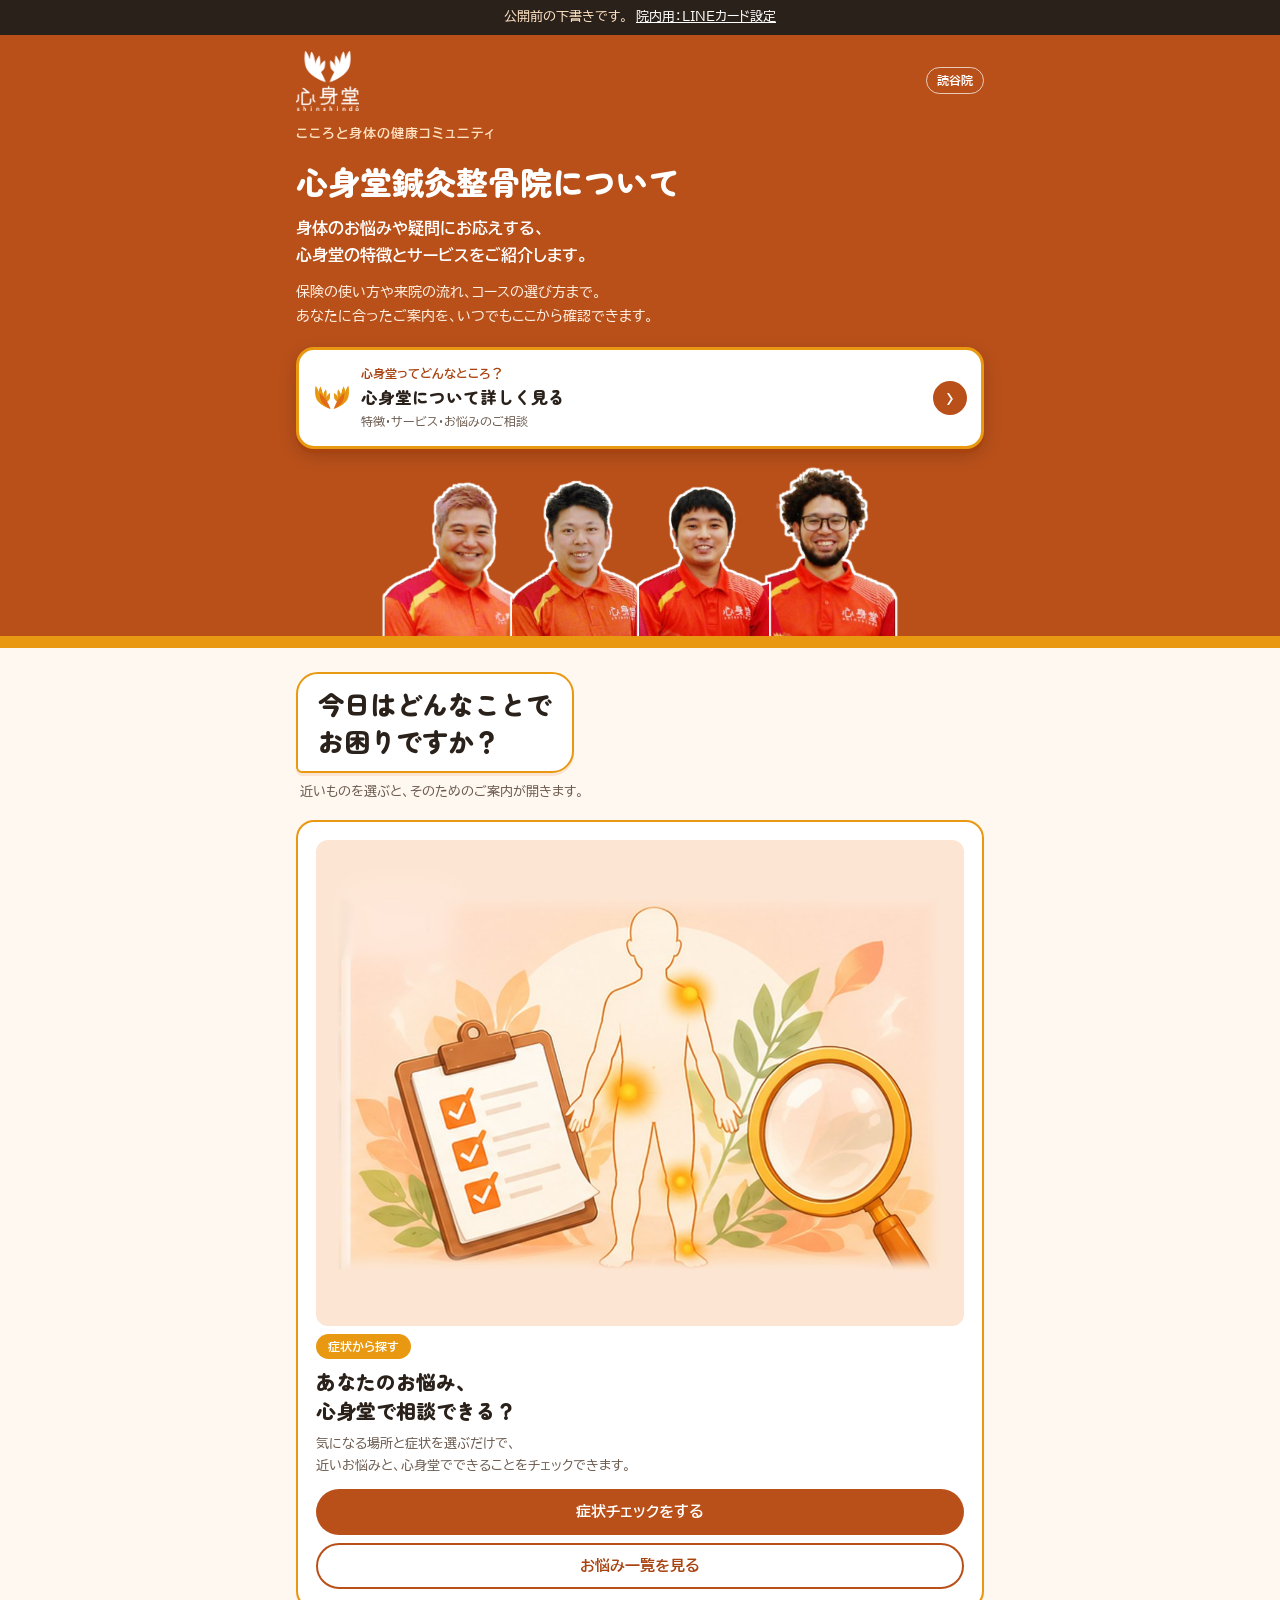
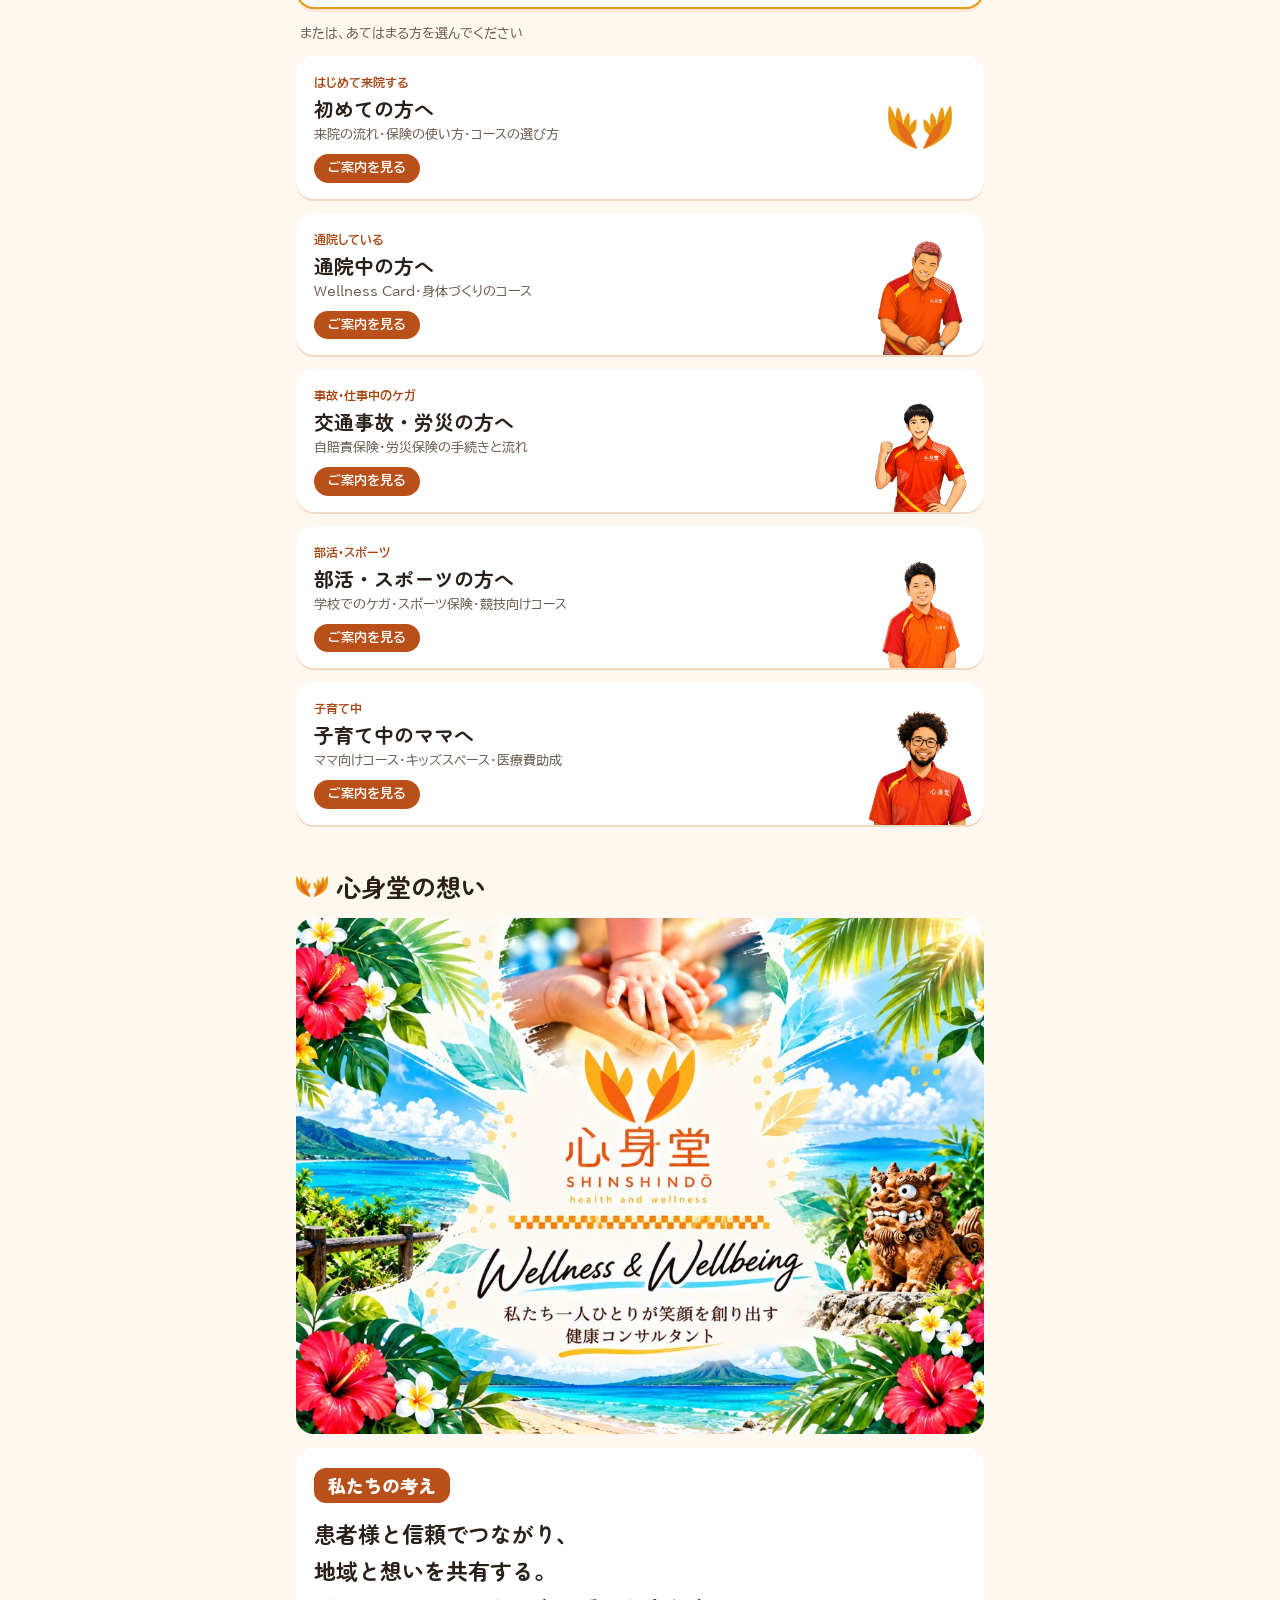
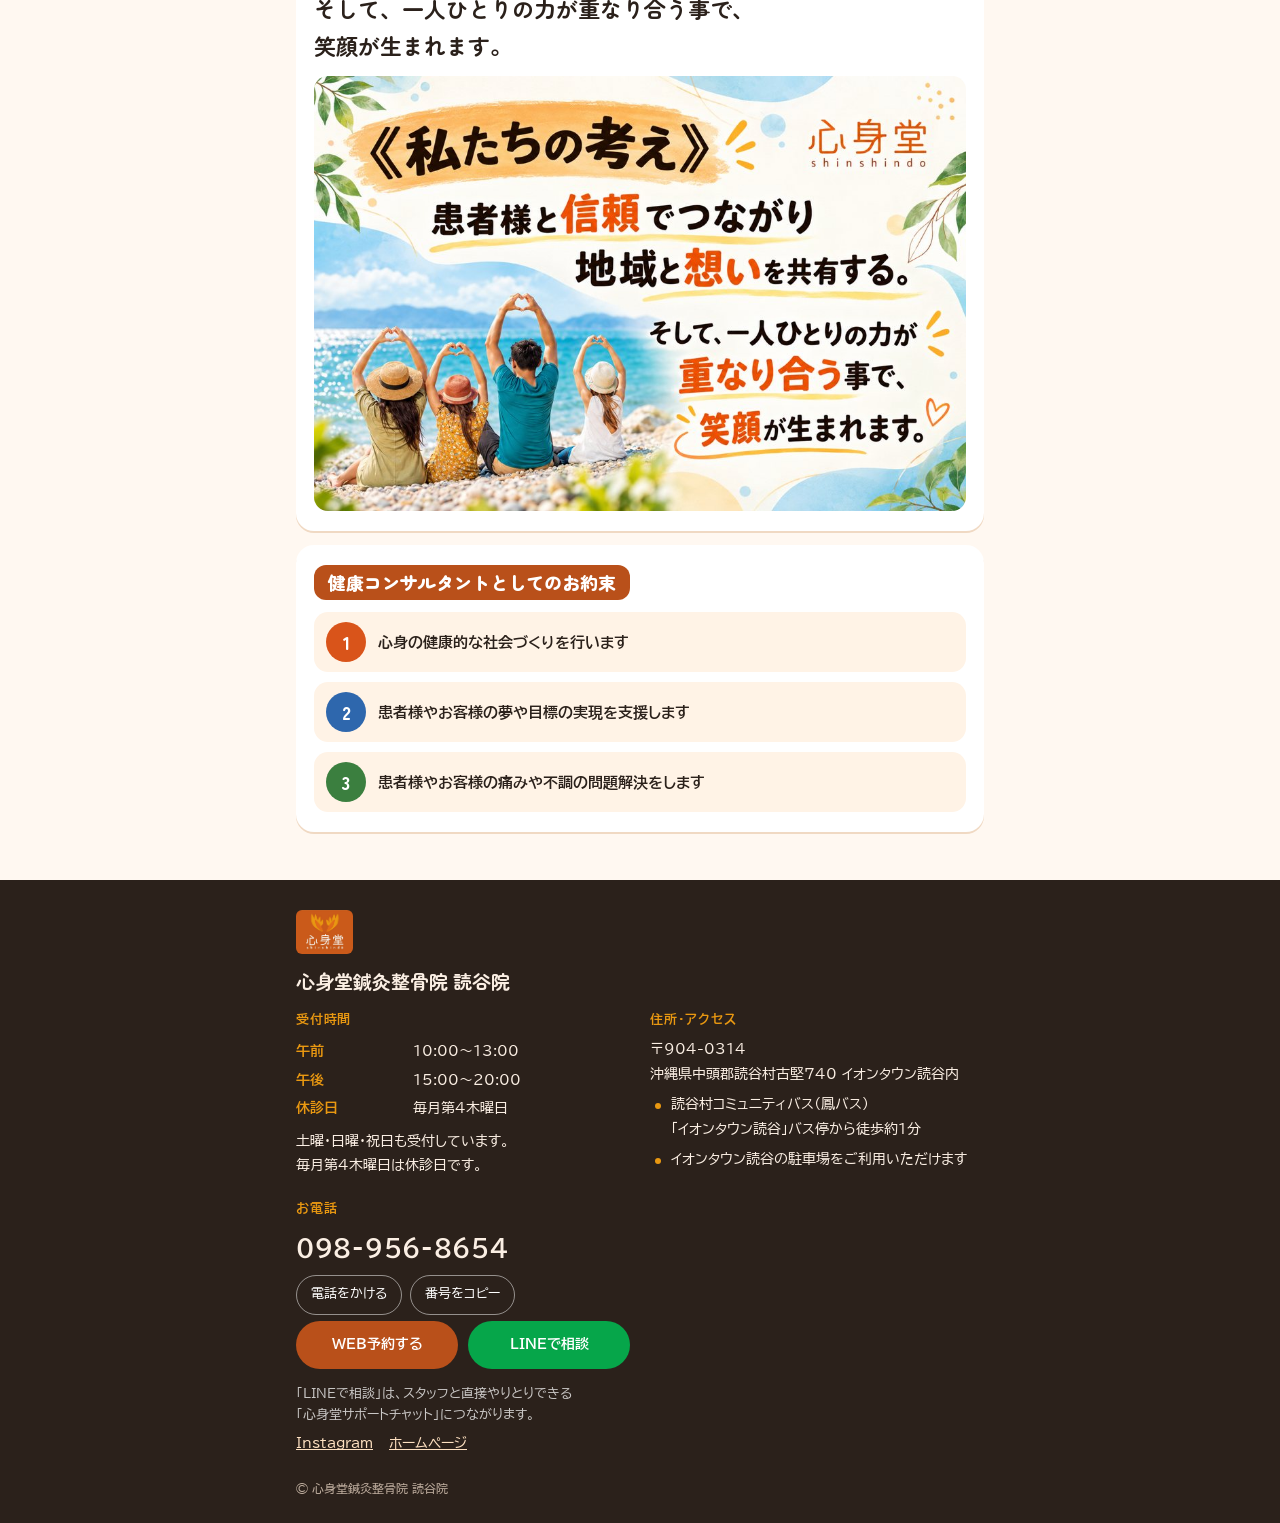
<file: index.html>
<!doctype html>
<html lang="ja">
<head>
<meta charset="utf-8">
<meta name="viewport" content="width=device-width,initial-scale=1,viewport-fit=cover">
<title>ご案内メニュー｜心身堂</title>
<meta name="description" content="心身堂鍼灸整骨院 読谷院のご案内。保険の使い方・来院の流れ・コースの選び方、症状のご相談についてまとめました。">
<meta property="og:type" content="website">
<meta property="og:title" content="ご案内メニュー｜心身堂">
<meta property="og:description" content="心身堂鍼灸整骨院 読谷院のご案内。保険の使い方・来院の流れ・コースの選び方、症状のご相談についてまとめました。">
<meta property="og:url" content="https://shinshindo-okinawa.github.io/shinshindo-guide/">
<meta property="og:image" content="https://shinshindo-okinawa.github.io/shinshindo-guide/img/og.jpg">
<meta property="og:image:width" content="1200">
<meta property="og:image:height" content="630">
<meta property="og:site_name" content="心身堂鍼灸整骨院 読谷院">
<meta property="og:locale" content="ja_JP">
<meta name="twitter:card" content="summary_large_image">
<meta name="claude:viewport-fit-sides" content="cover">
<link rel="preconnect" href="https://fonts.googleapis.com"><link rel="preconnect" href="https://fonts.gstatic.com" crossorigin><link rel="stylesheet" href="https://fonts.googleapis.com/css2?family=BIZ+UDPGothic:wght@400;700&family=Zen+Maru+Gothic:wght@500;700;900&display=swap">
<link rel="stylesheet" href="common.css">
</head>
<body>
<div id="app" data-page="menu"></div>
<script src="data.js"></script>
<script src="render.js"></script>
</body>
</html>
</file>
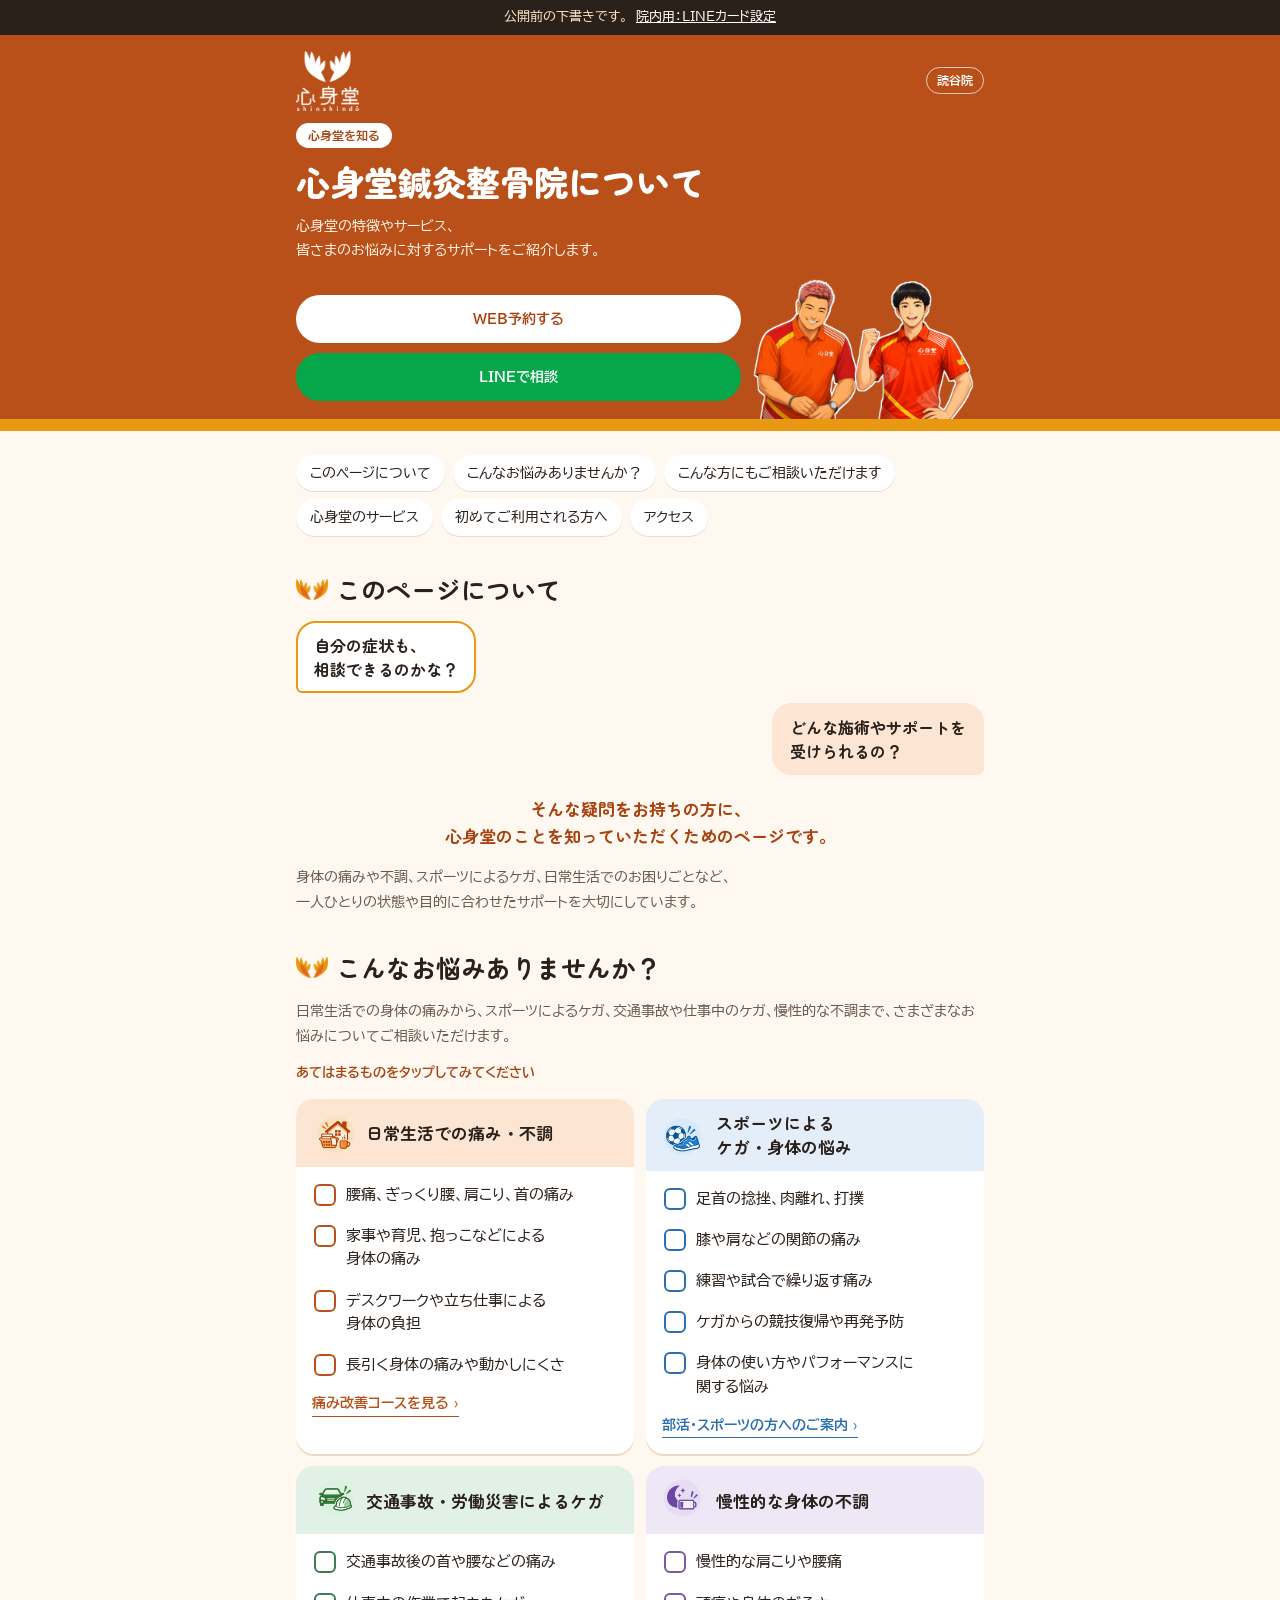
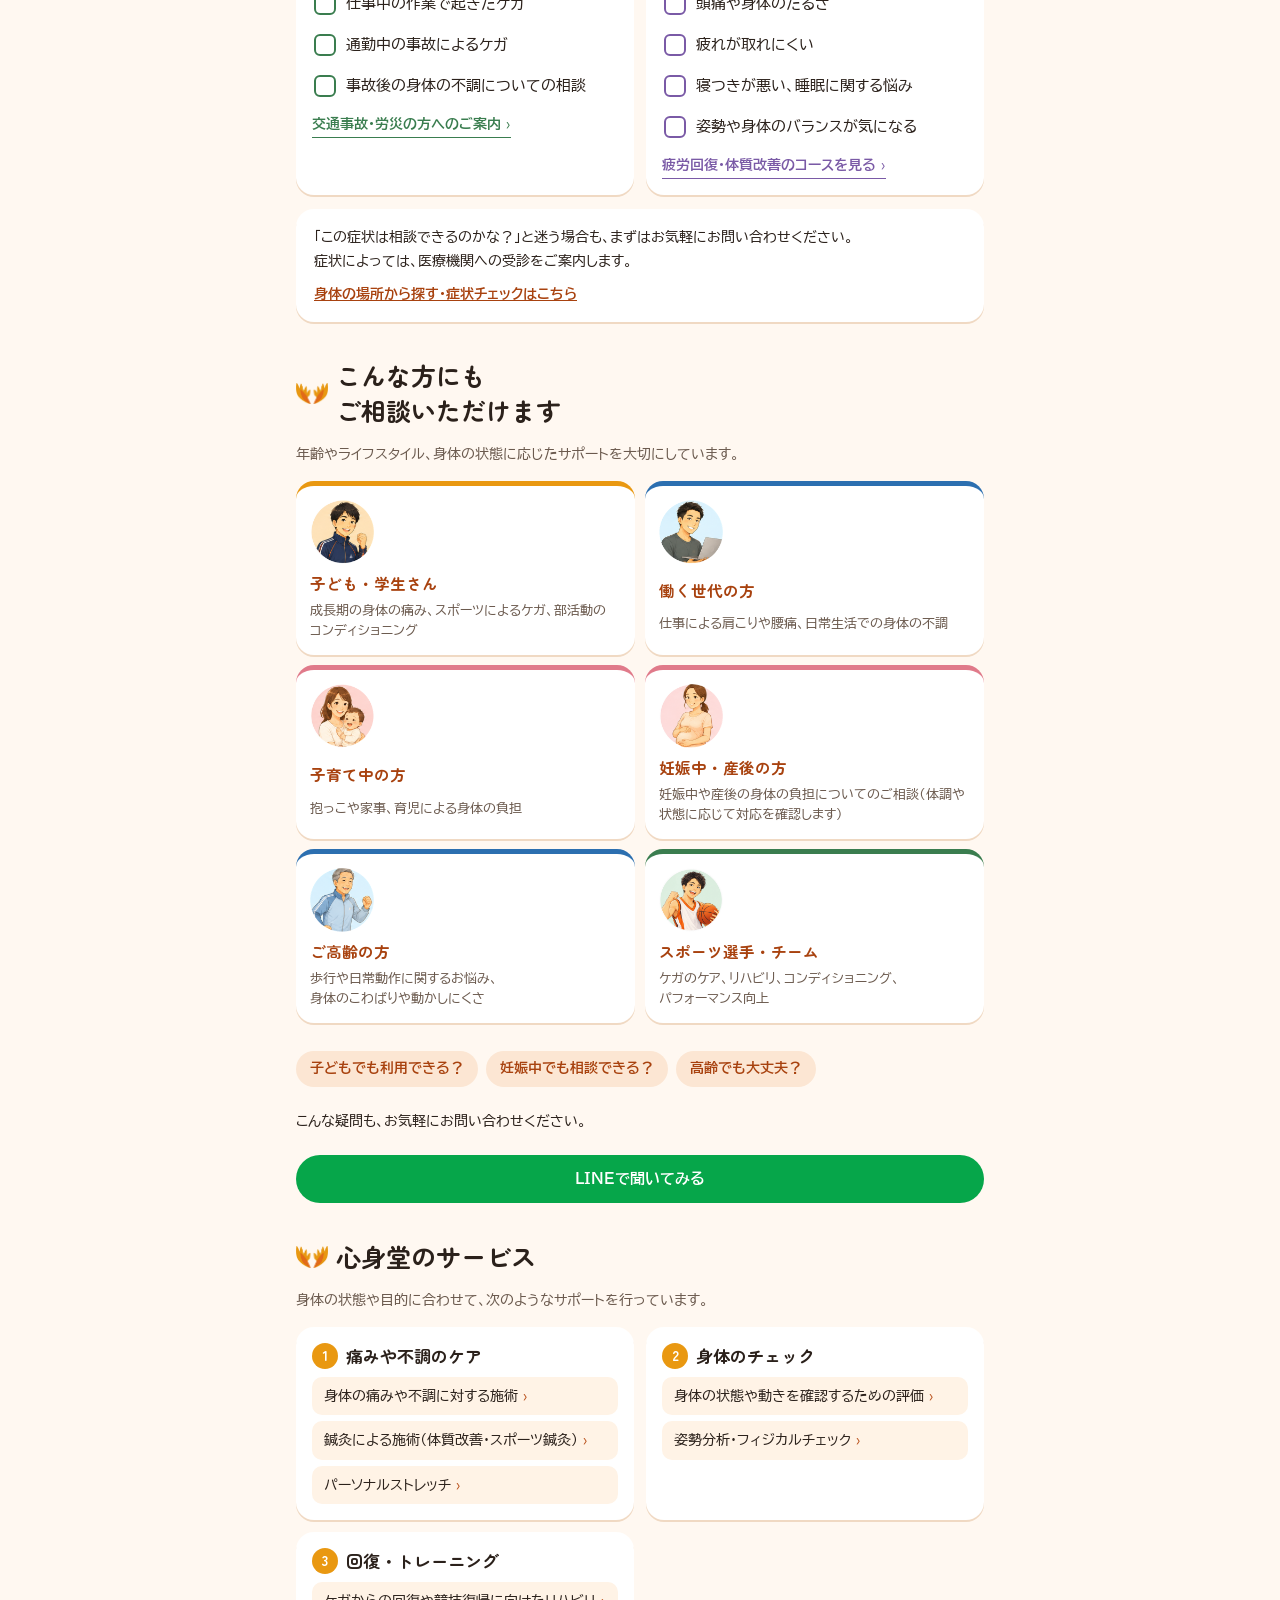
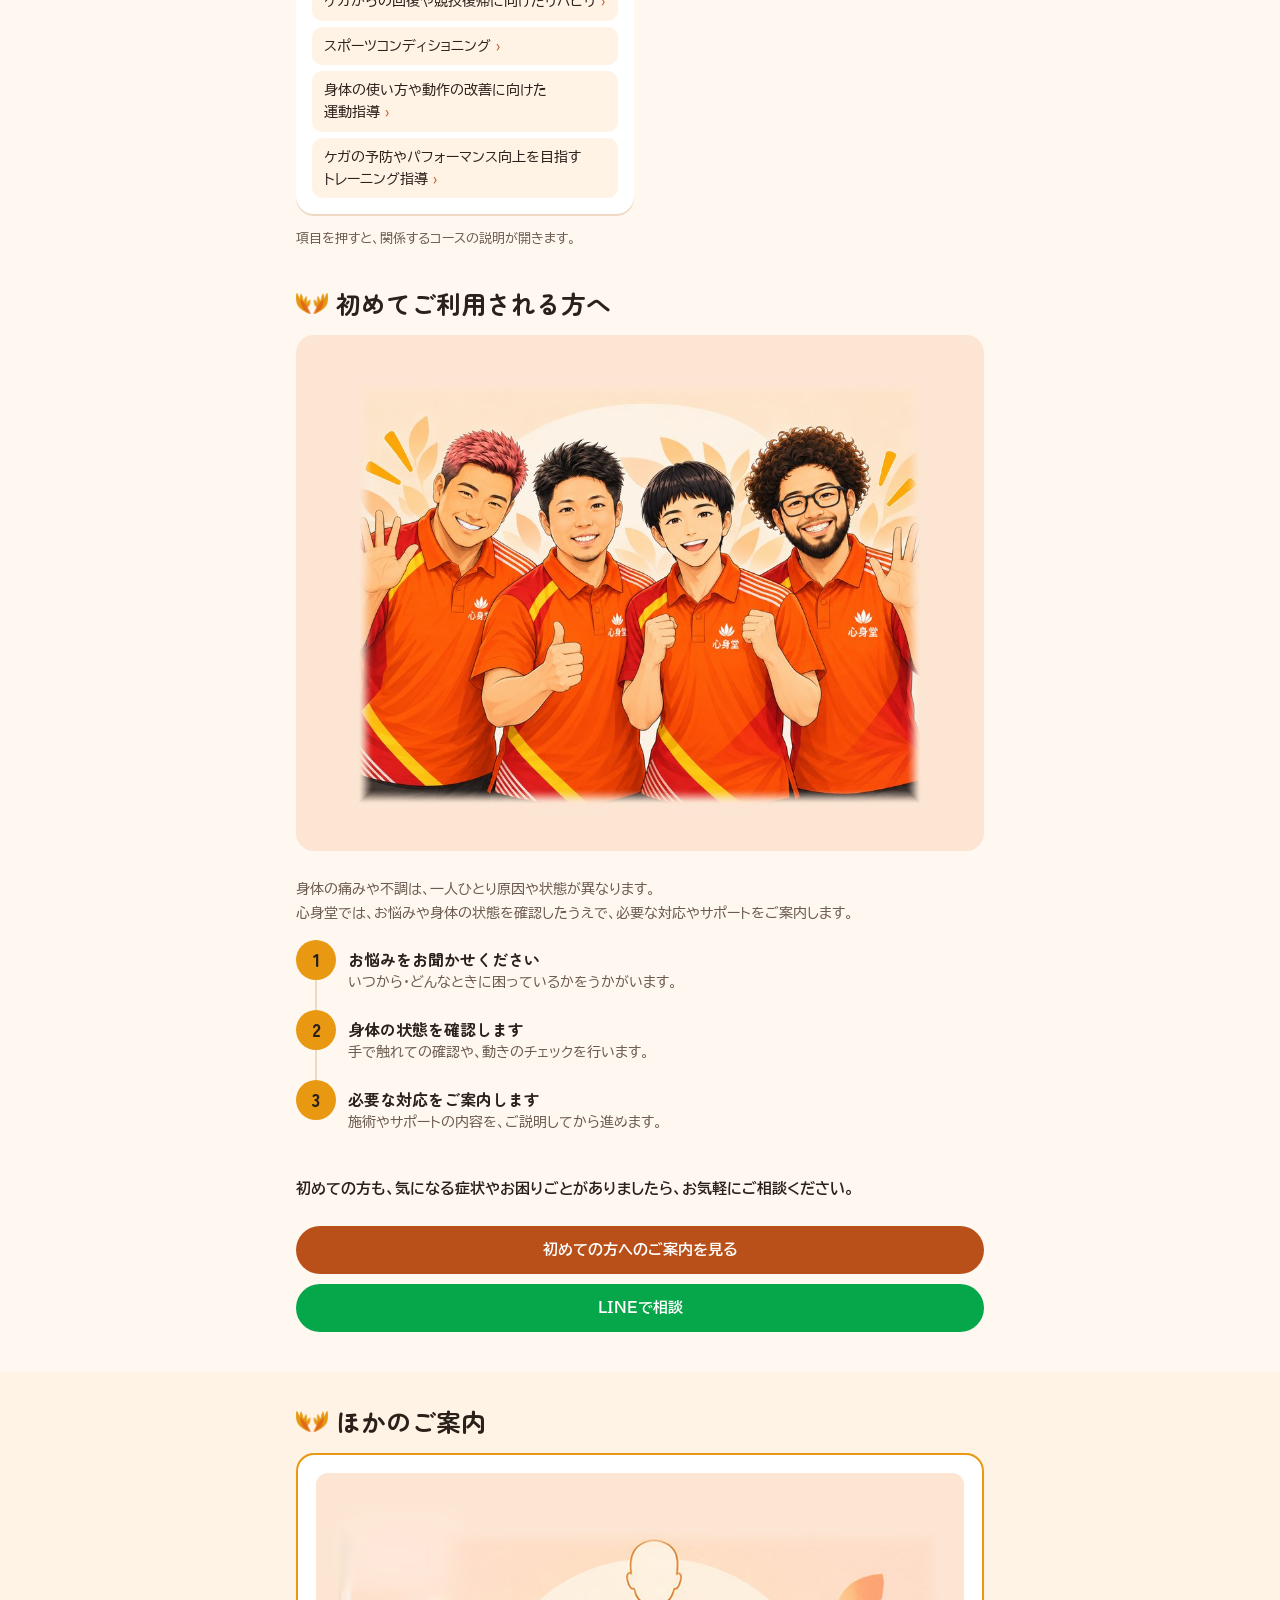
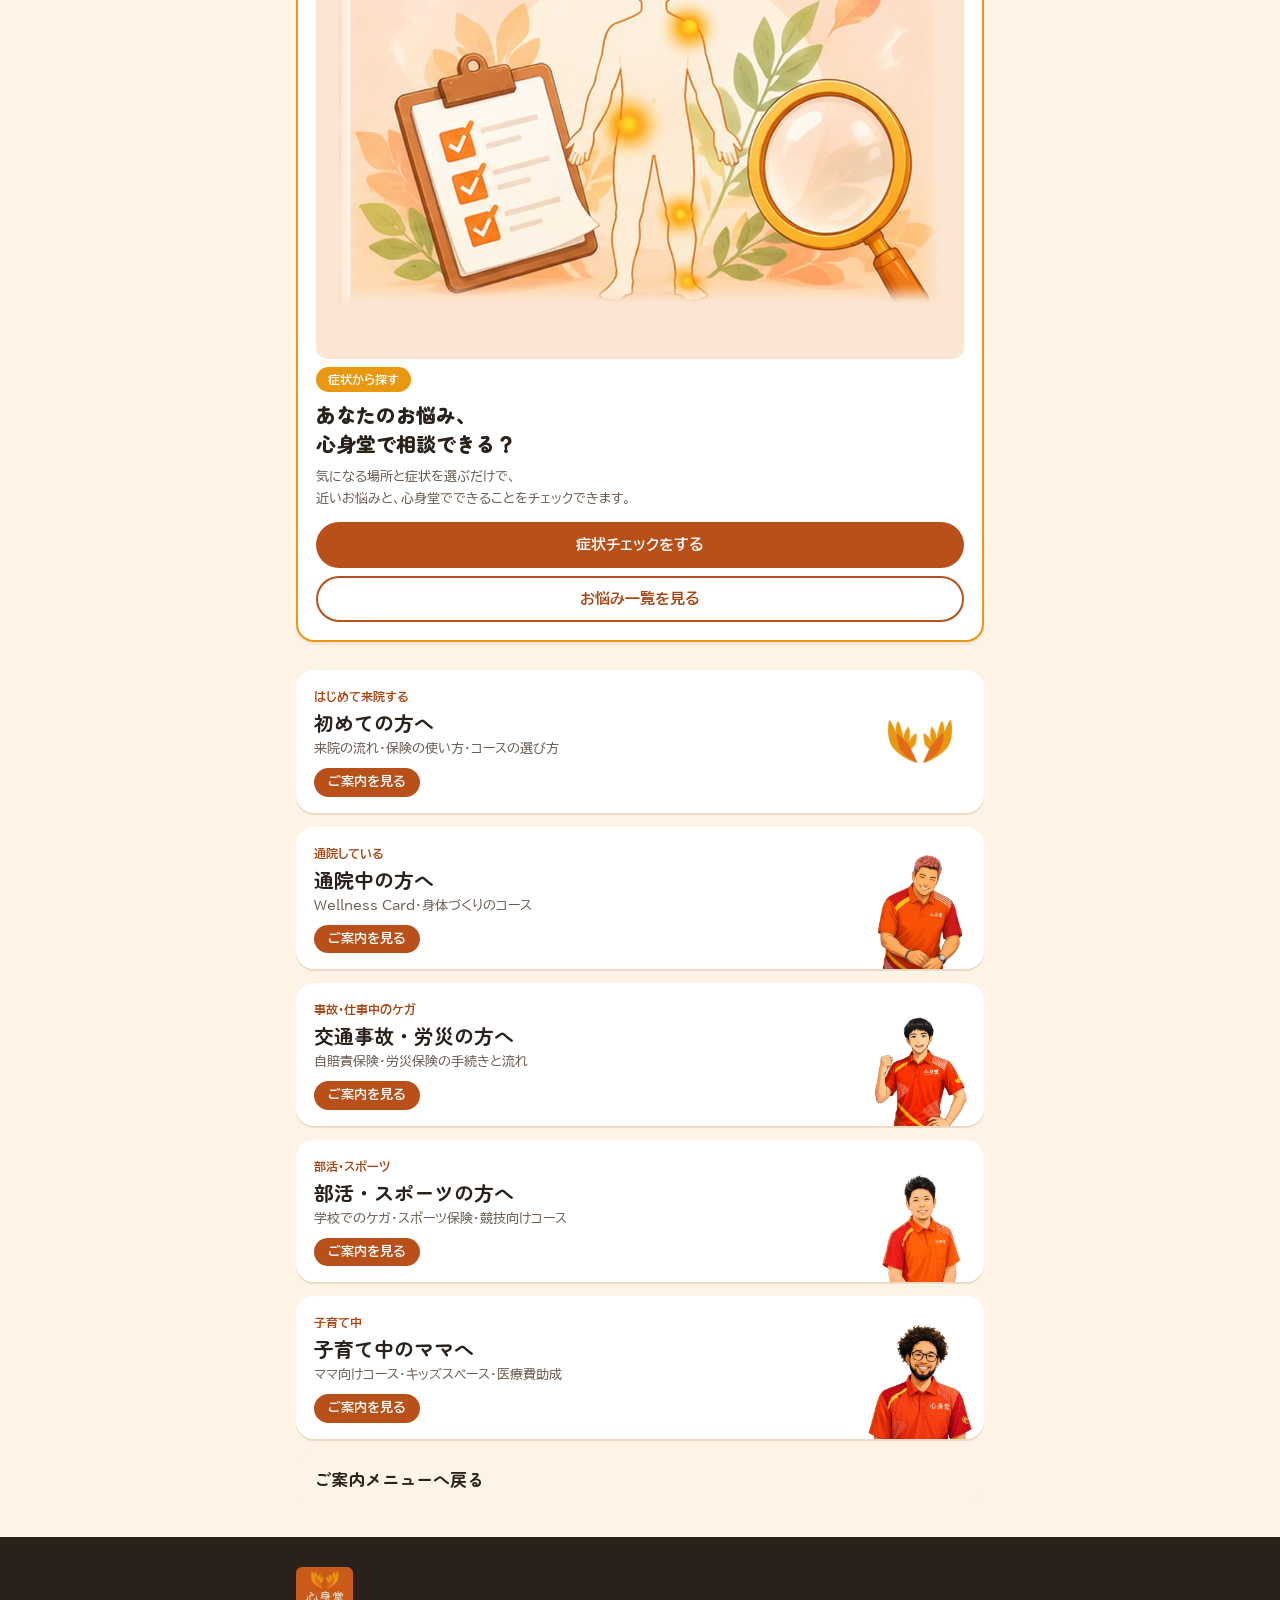
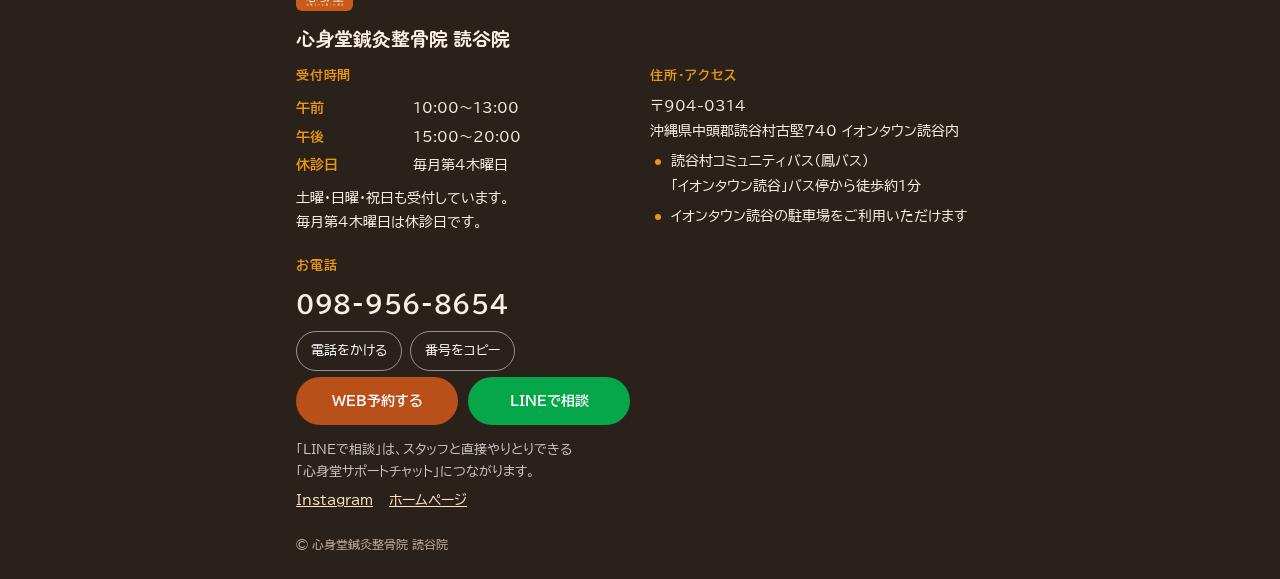
<file: about.html>
<!doctype html>
<html lang="ja">
<head>
<meta charset="utf-8">
<meta name="viewport" content="width=device-width,initial-scale=1,viewport-fit=cover">
<title>心身堂鍼灸整骨院について｜心身堂</title>
<meta name="description" content="心身堂鍼灸整骨院 読谷院のご案内。保険の使い方・来院の流れ・コースの選び方、症状のご相談についてまとめました。">
<meta property="og:type" content="website">
<meta property="og:title" content="心身堂鍼灸整骨院について｜心身堂">
<meta property="og:description" content="心身堂鍼灸整骨院 読谷院のご案内。保険の使い方・来院の流れ・コースの選び方、症状のご相談についてまとめました。">
<meta property="og:url" content="https://shinshindo-okinawa.github.io/shinshindo-guide/about.html">
<meta property="og:image" content="https://shinshindo-okinawa.github.io/shinshindo-guide/img/og.jpg">
<meta property="og:image:width" content="1200">
<meta property="og:image:height" content="630">
<meta property="og:site_name" content="心身堂鍼灸整骨院 読谷院">
<meta property="og:locale" content="ja_JP">
<meta name="twitter:card" content="summary_large_image">
<meta name="claude:viewport-fit-sides" content="cover">
<link rel="preconnect" href="https://fonts.googleapis.com"><link rel="preconnect" href="https://fonts.gstatic.com" crossorigin><link rel="stylesheet" href="https://fonts.googleapis.com/css2?family=BIZ+UDPGothic:wght@400;700&family=Zen+Maru+Gothic:wght@500;700;900&display=swap">
<link rel="stylesheet" href="common.css">
</head>
<body>
<div id="app" data-page="about"></div>
<script src="data.js"></script>
<script src="render.js"></script>
</body>
</html>
</file>
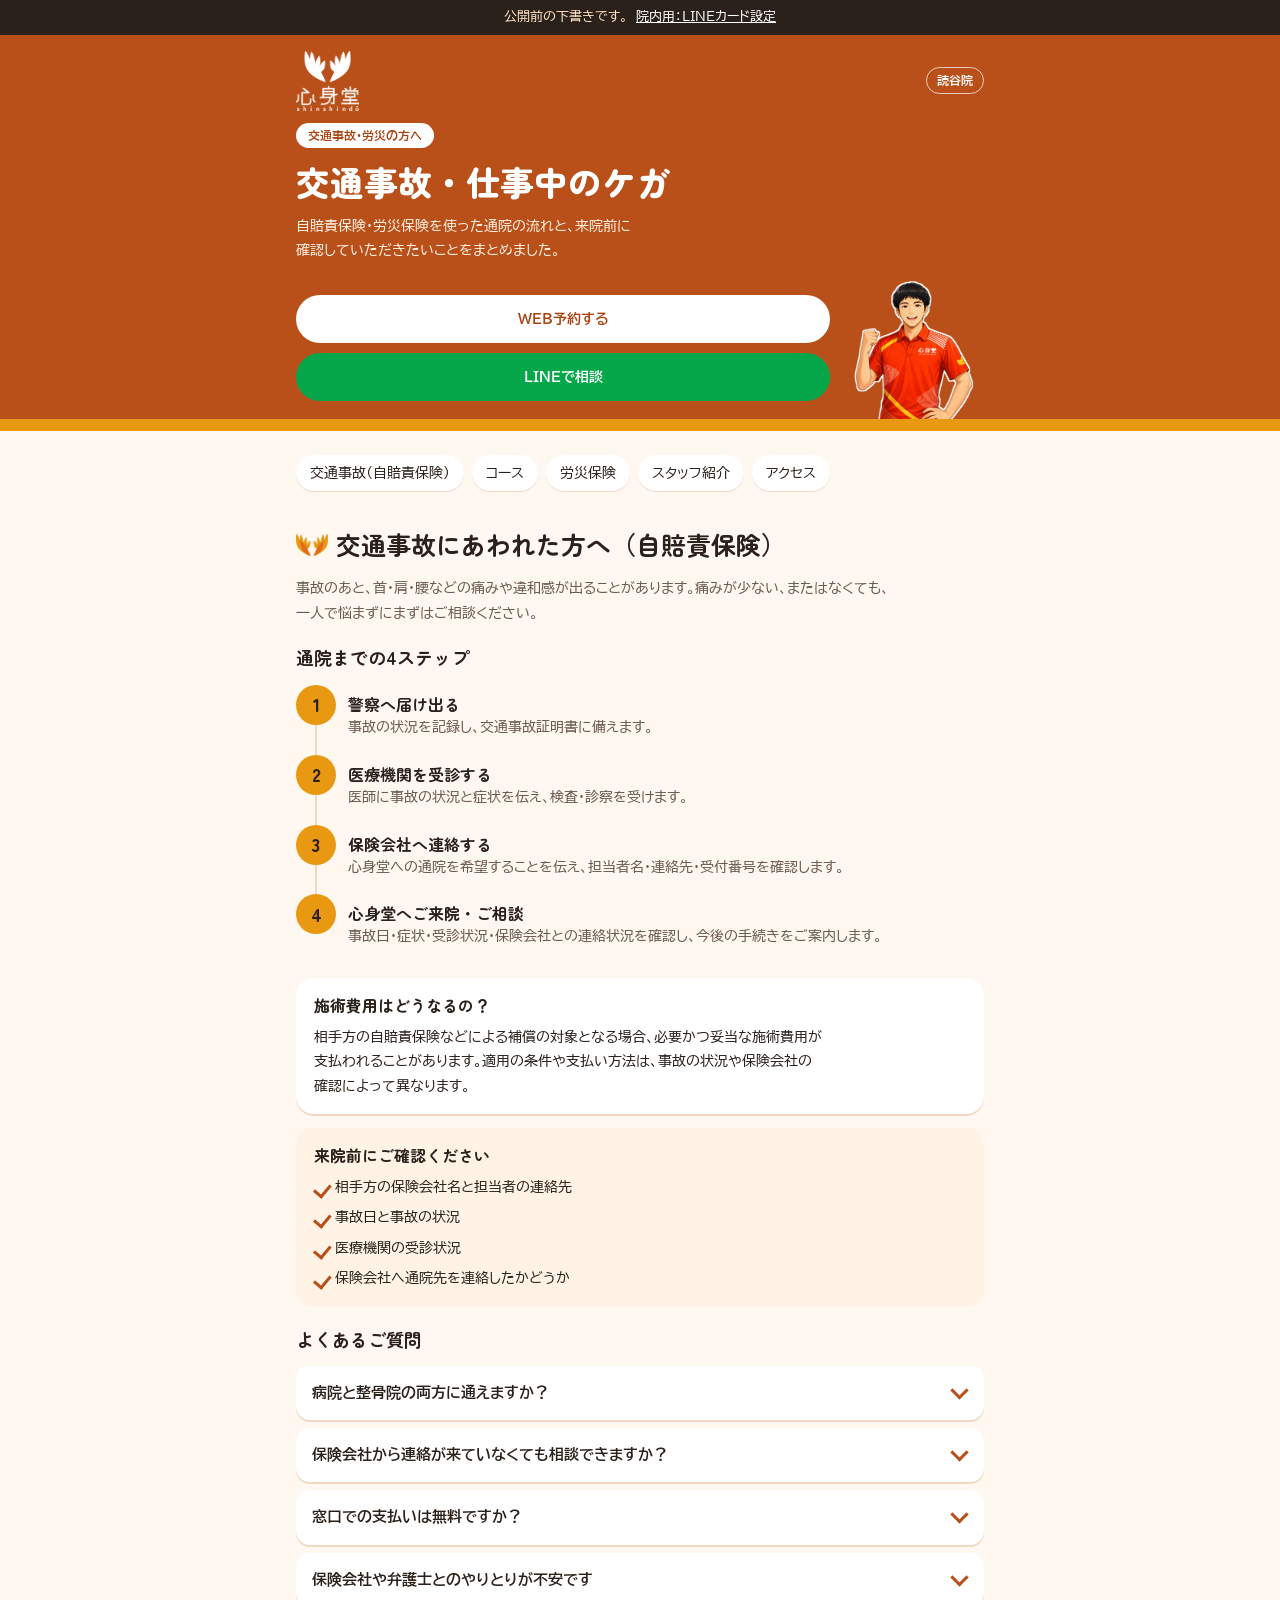
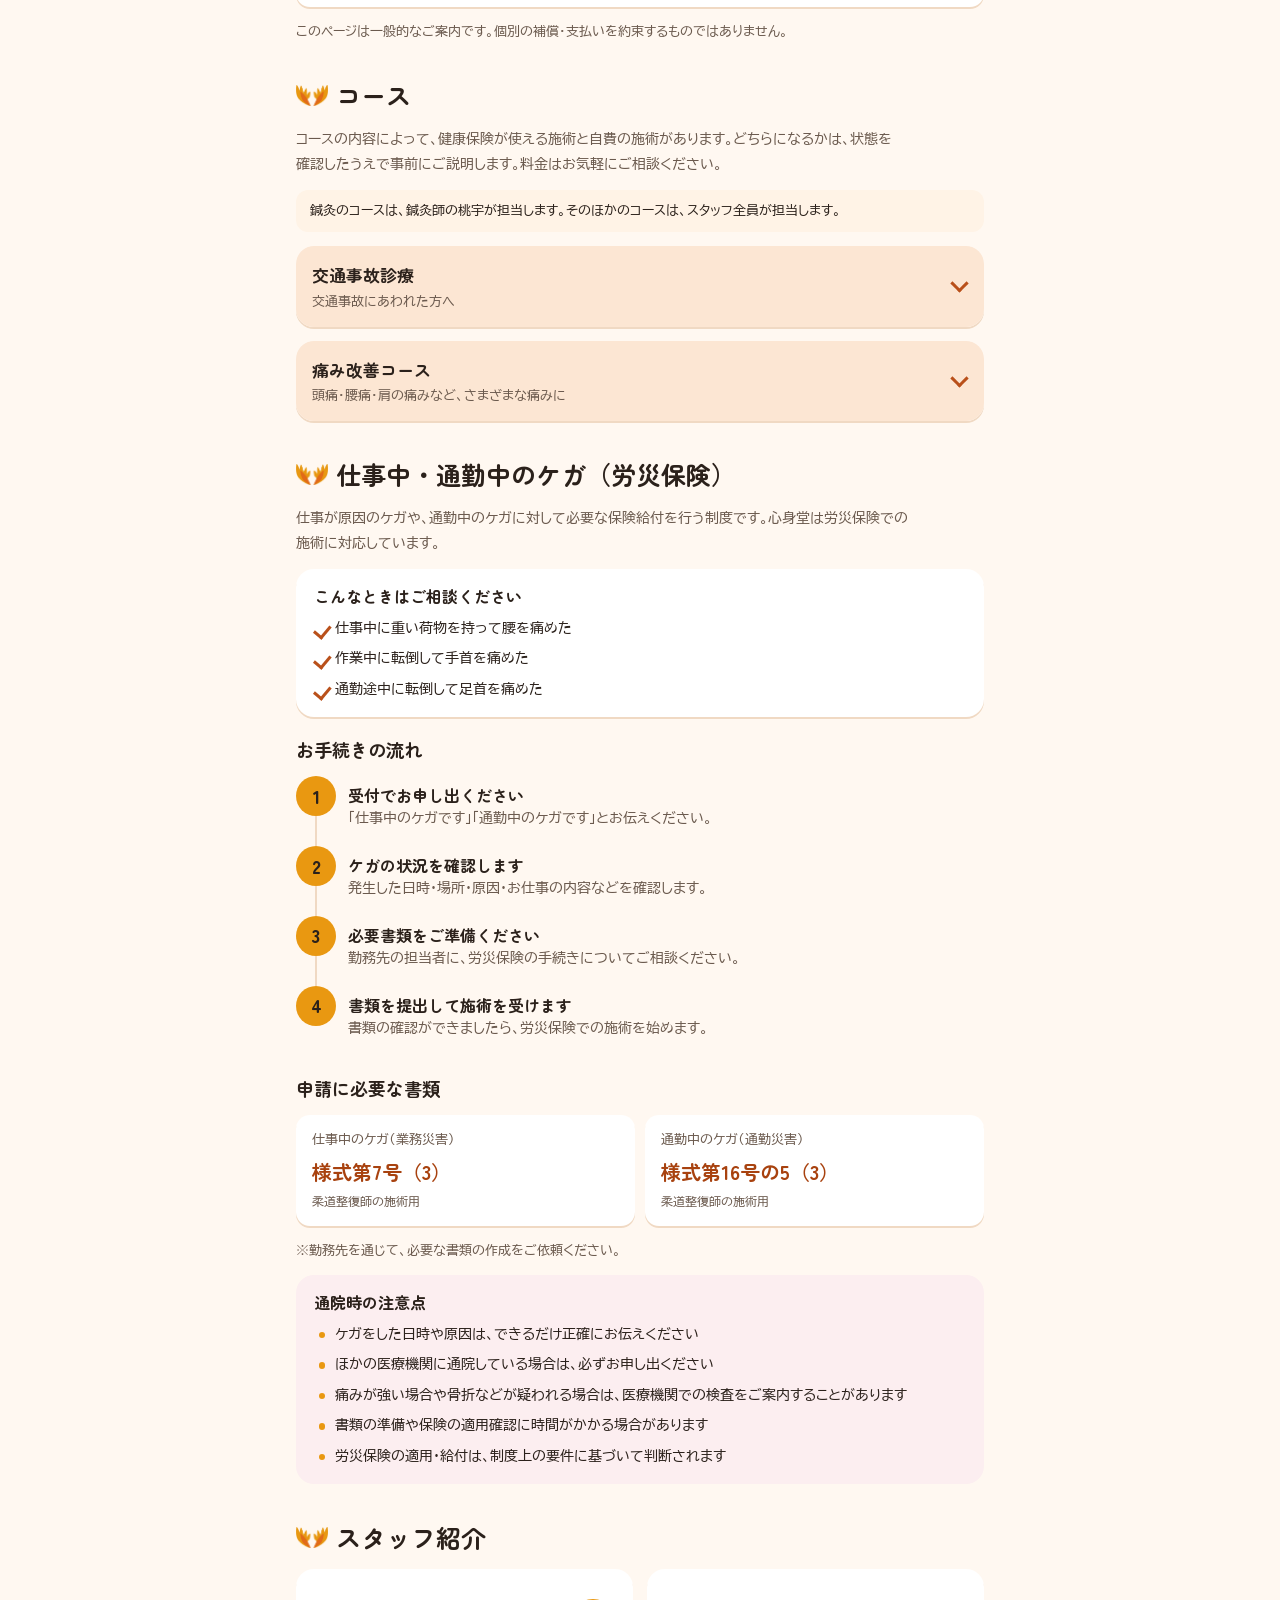
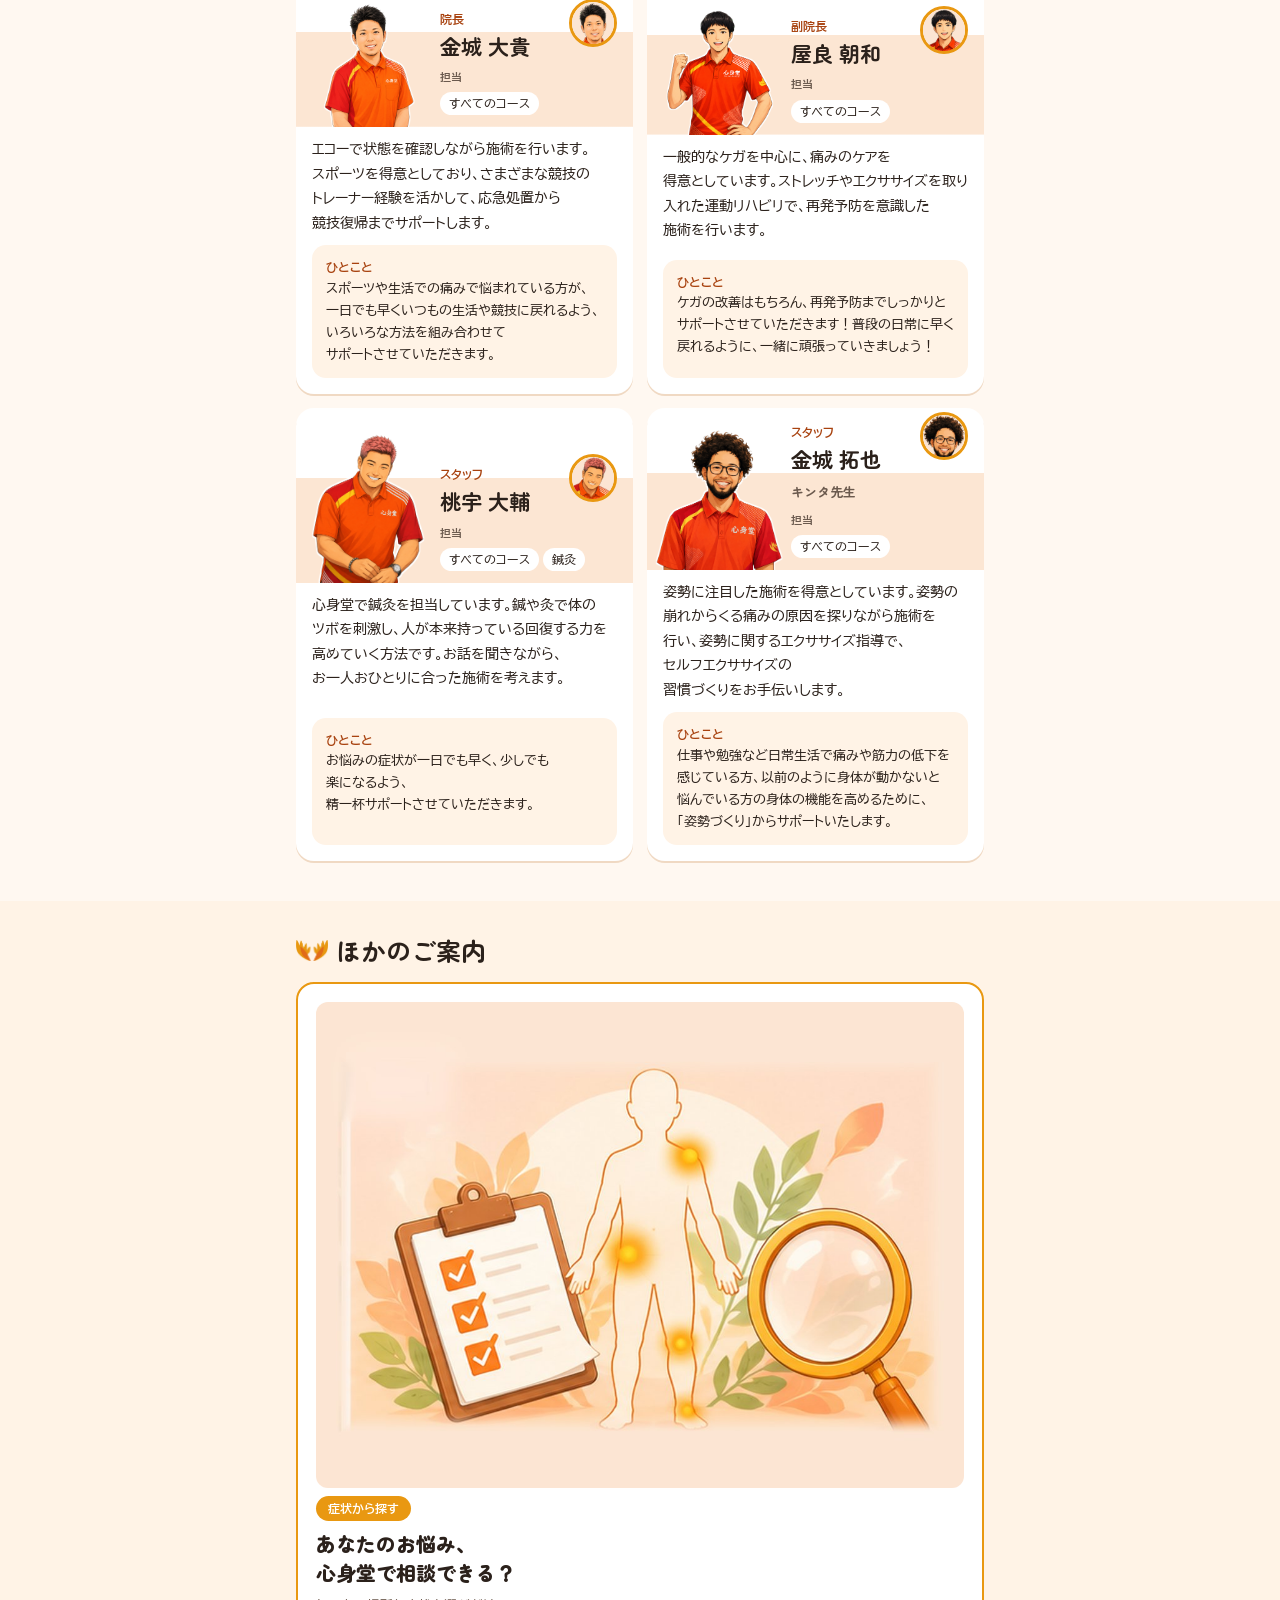
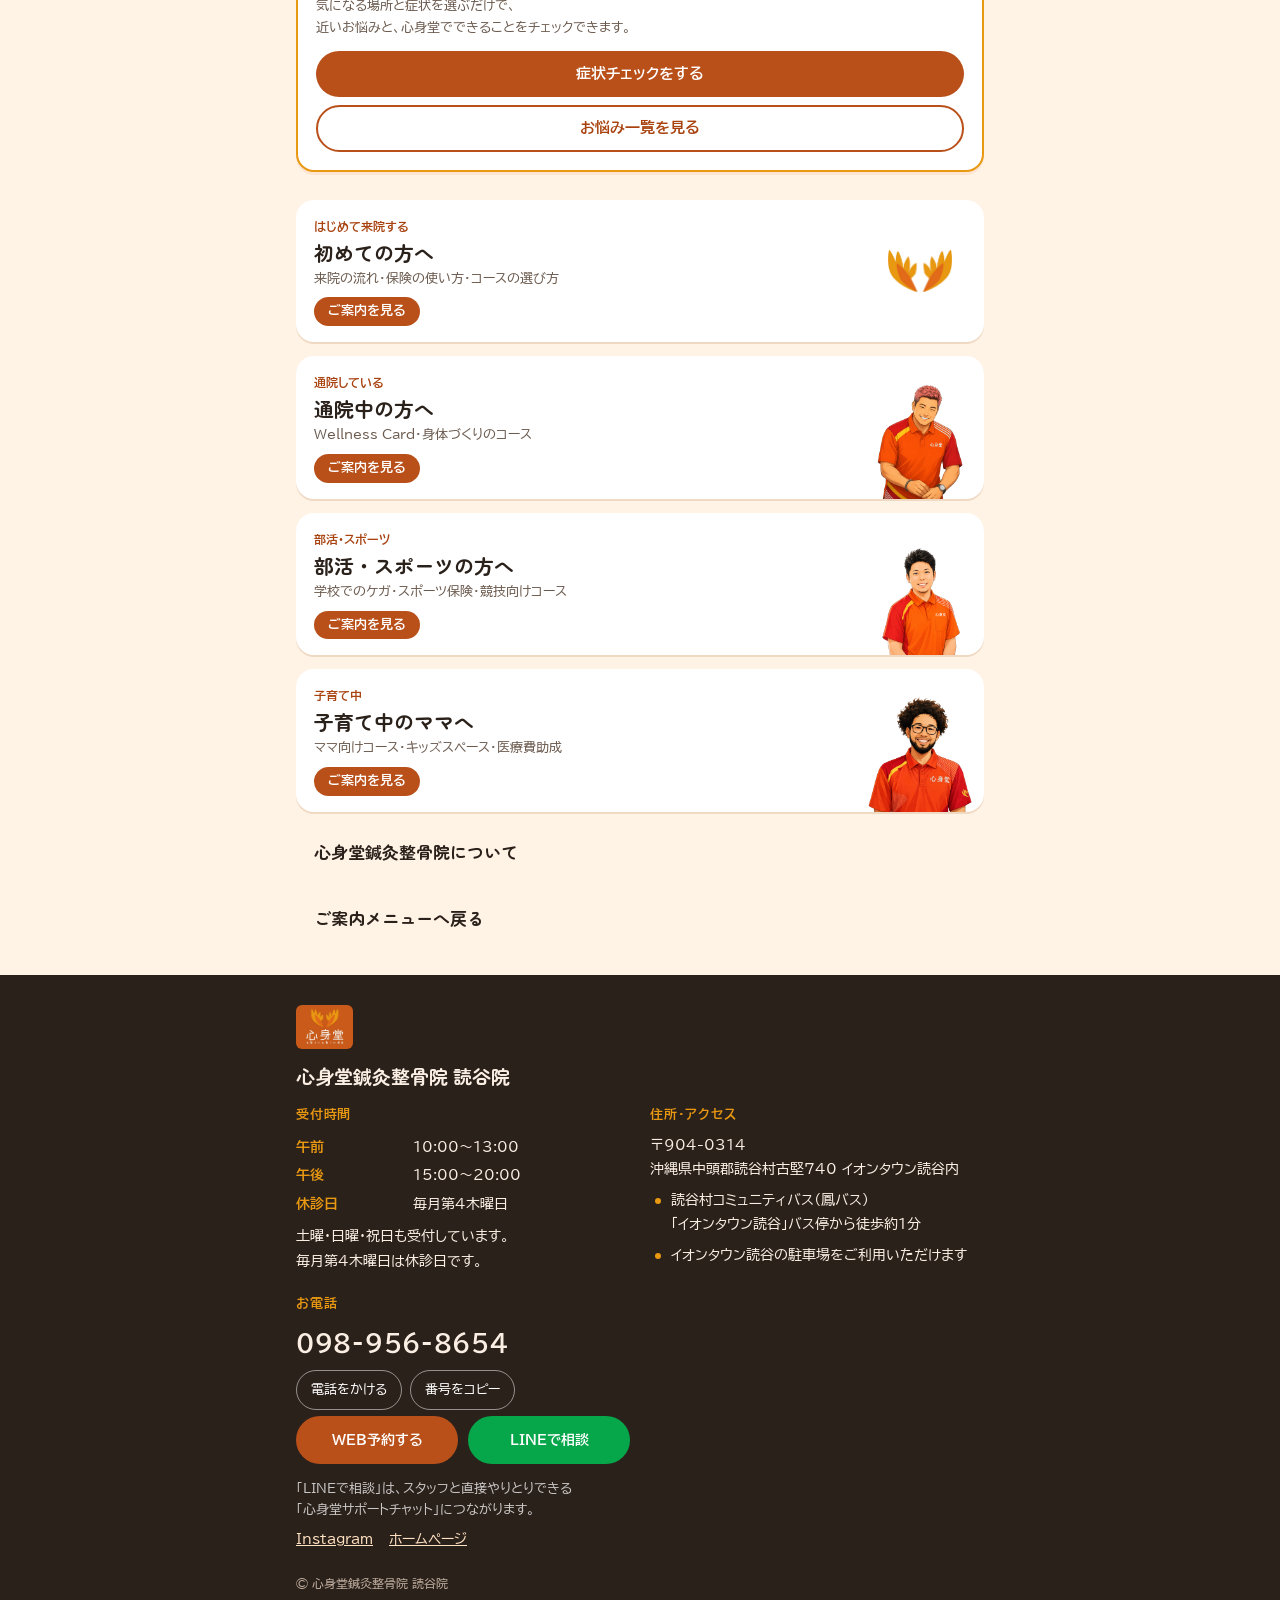
<file: accident.html>
<!doctype html>
<html lang="ja">
<head>
<meta charset="utf-8">
<meta name="viewport" content="width=device-width,initial-scale=1,viewport-fit=cover">
<title>交通事故・労災の方へ｜心身堂</title>
<meta name="description" content="心身堂鍼灸整骨院 読谷院のご案内。保険の使い方・来院の流れ・コースの選び方、症状のご相談についてまとめました。">
<meta property="og:type" content="website">
<meta property="og:title" content="交通事故・労災の方へ｜心身堂">
<meta property="og:description" content="心身堂鍼灸整骨院 読谷院のご案内。保険の使い方・来院の流れ・コースの選び方、症状のご相談についてまとめました。">
<meta property="og:url" content="https://shinshindo-okinawa.github.io/shinshindo-guide/accident.html">
<meta property="og:image" content="https://shinshindo-okinawa.github.io/shinshindo-guide/img/og.jpg">
<meta property="og:image:width" content="1200">
<meta property="og:image:height" content="630">
<meta property="og:site_name" content="心身堂鍼灸整骨院 読谷院">
<meta property="og:locale" content="ja_JP">
<meta name="twitter:card" content="summary_large_image">
<meta name="claude:viewport-fit-sides" content="cover">
<link rel="preconnect" href="https://fonts.googleapis.com"><link rel="preconnect" href="https://fonts.gstatic.com" crossorigin><link rel="stylesheet" href="https://fonts.googleapis.com/css2?family=BIZ+UDPGothic:wght@400;700&family=Zen+Maru+Gothic:wght@500;700;900&display=swap">
<link rel="stylesheet" href="common.css">
</head>
<body>
<div id="app" data-page="accident"></div>
<script src="data.js"></script>
<script src="render.js"></script>
</body>
</html>
</file>
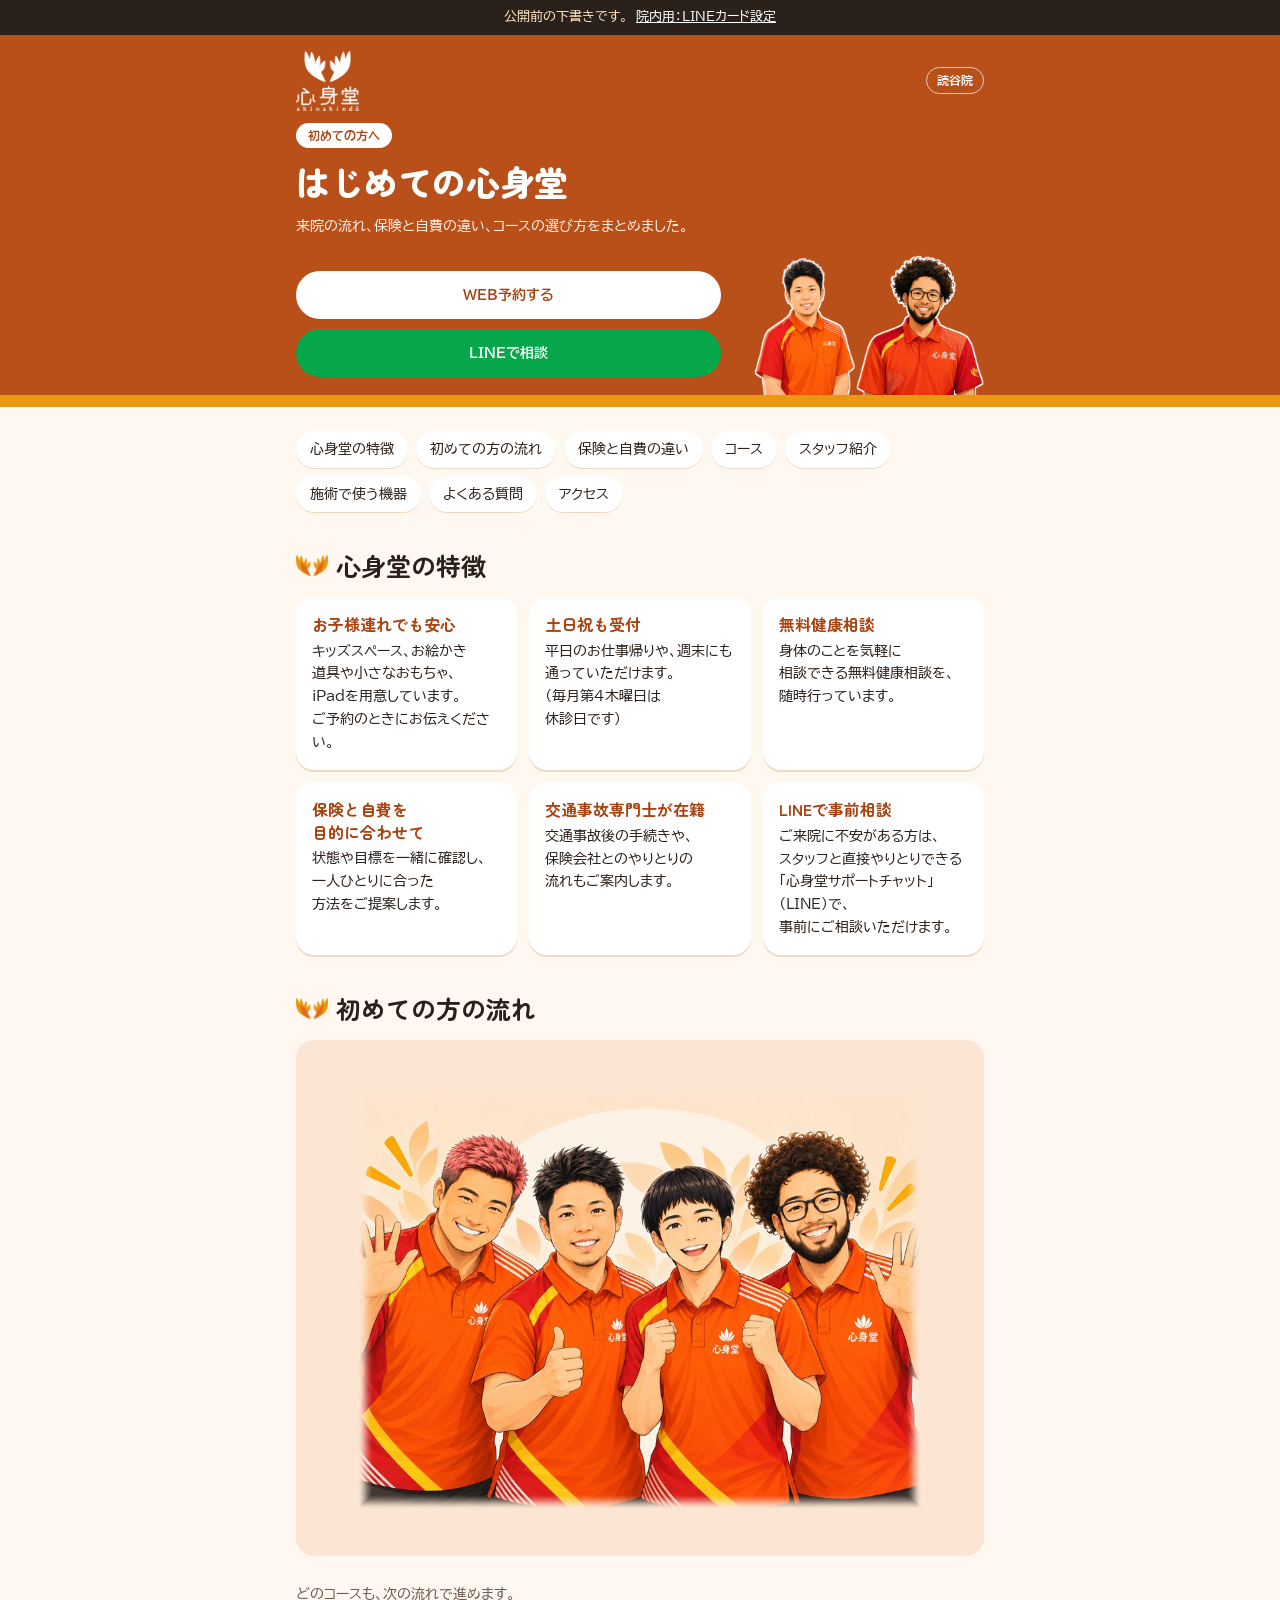
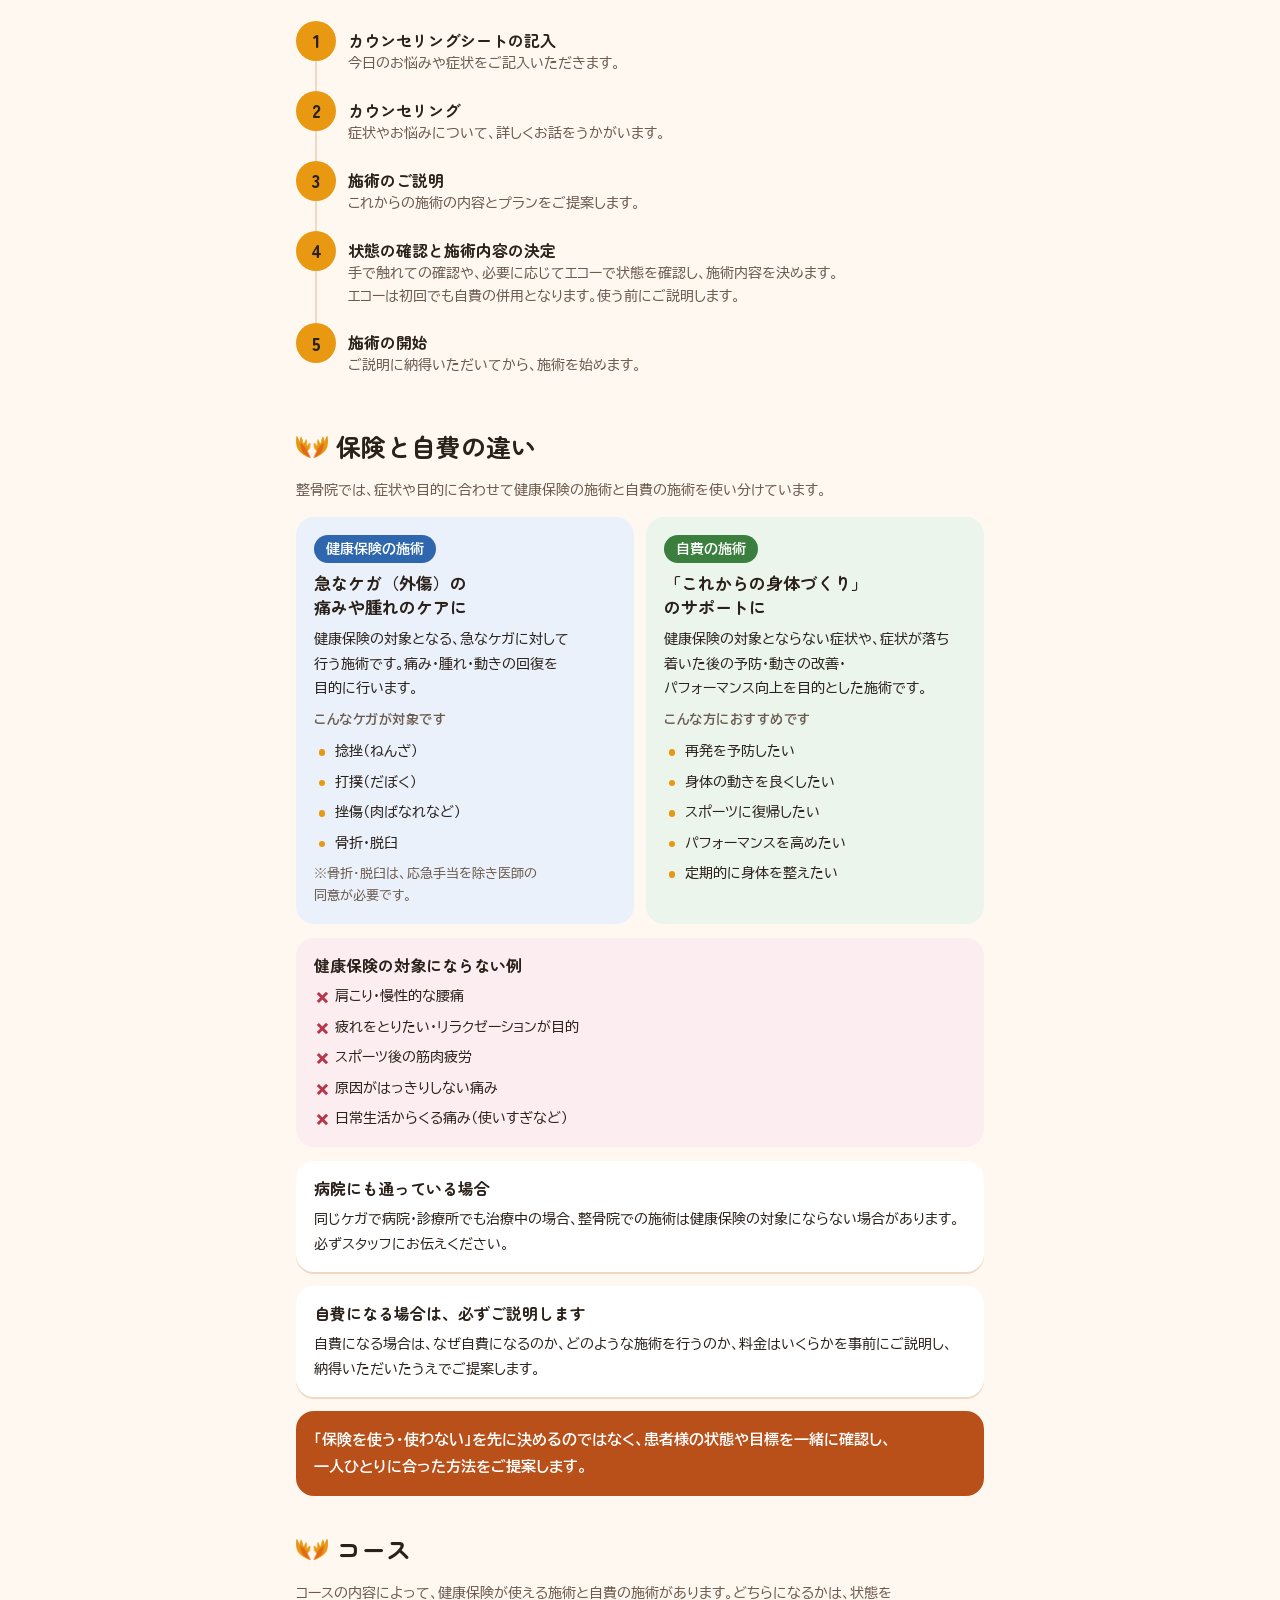
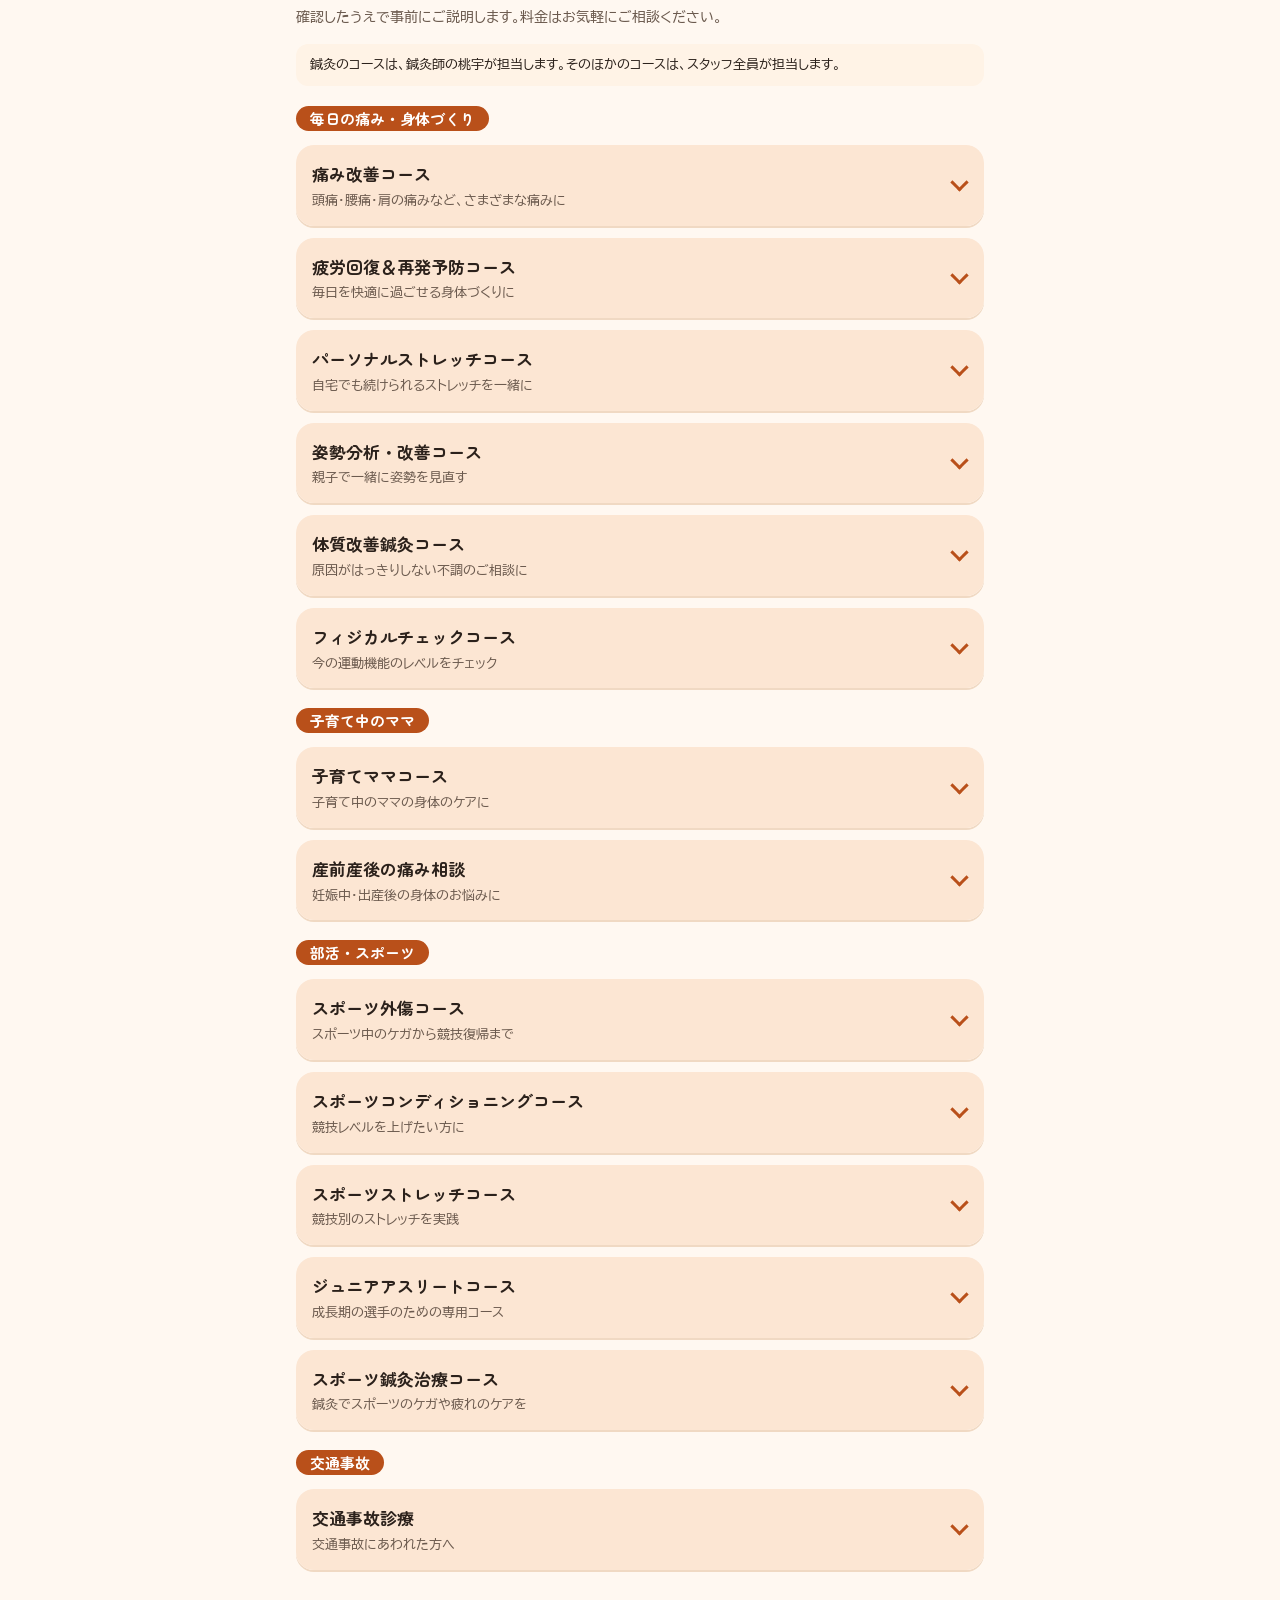
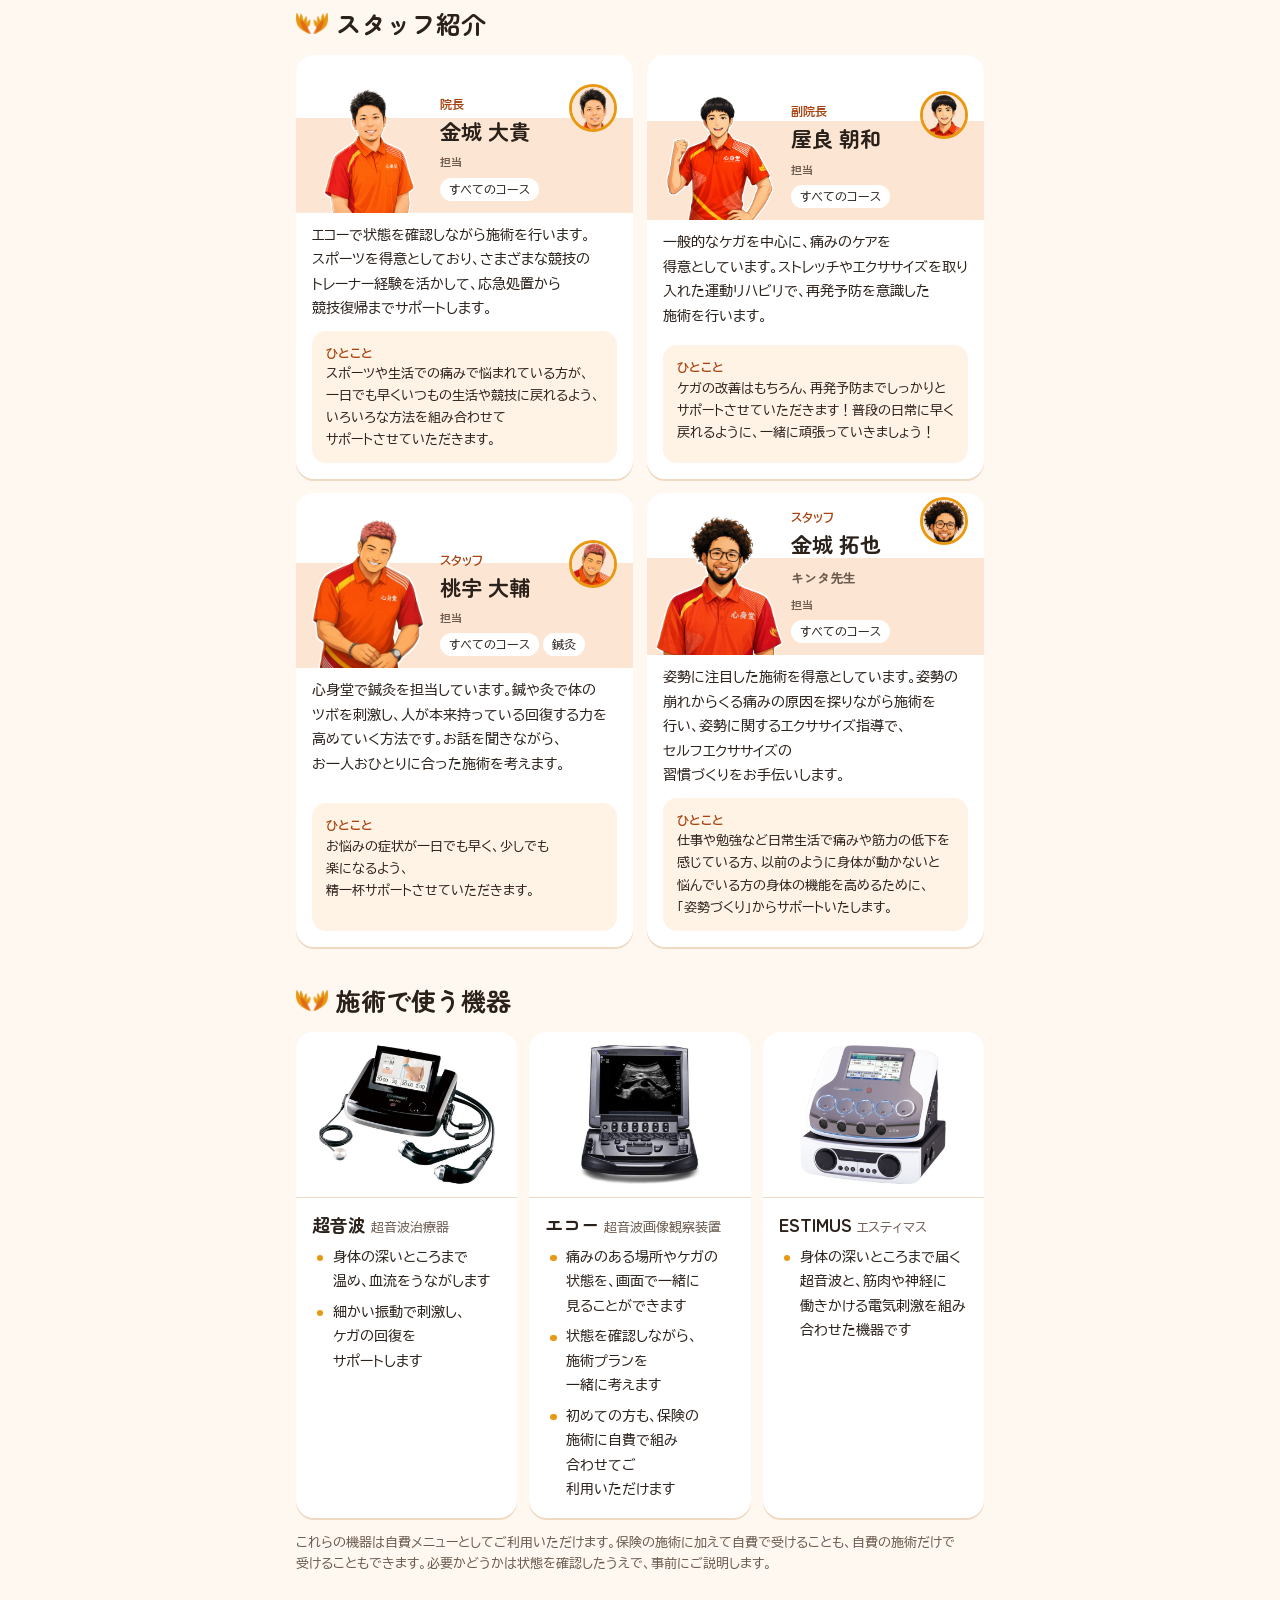
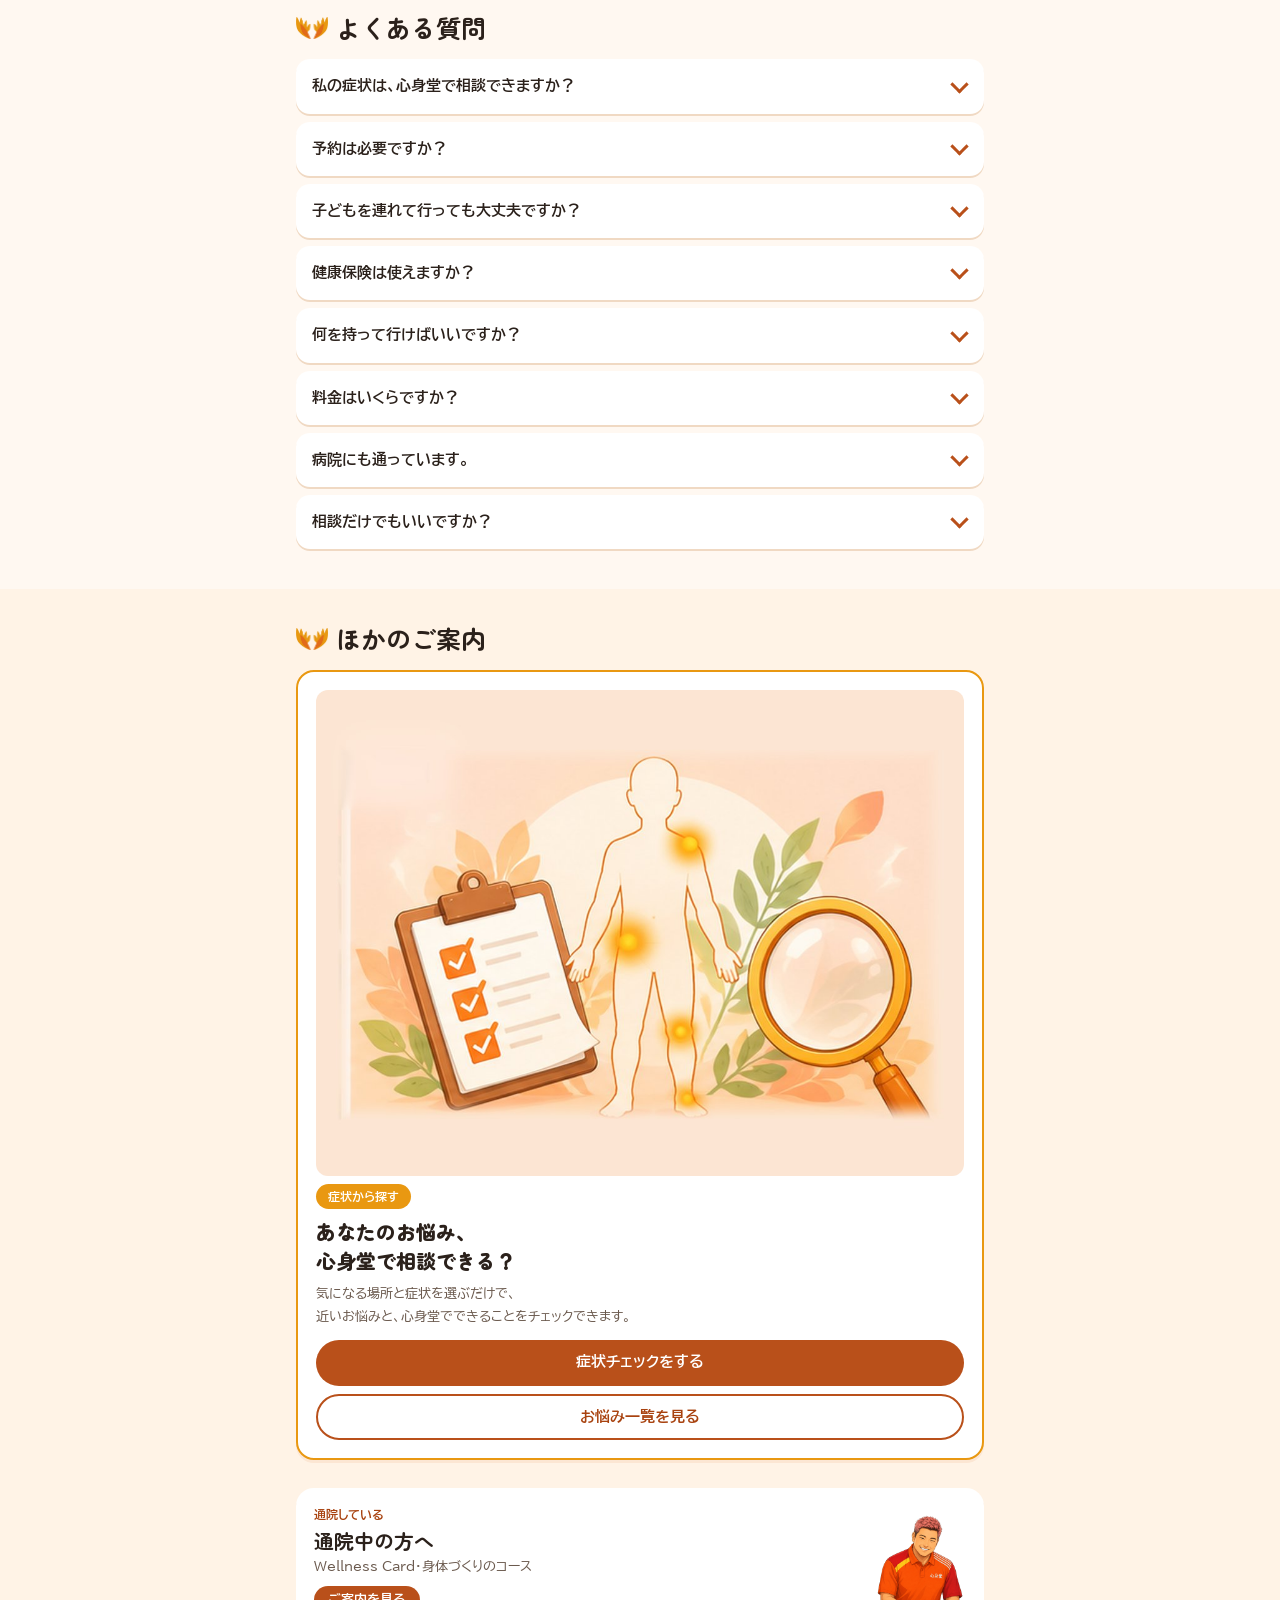
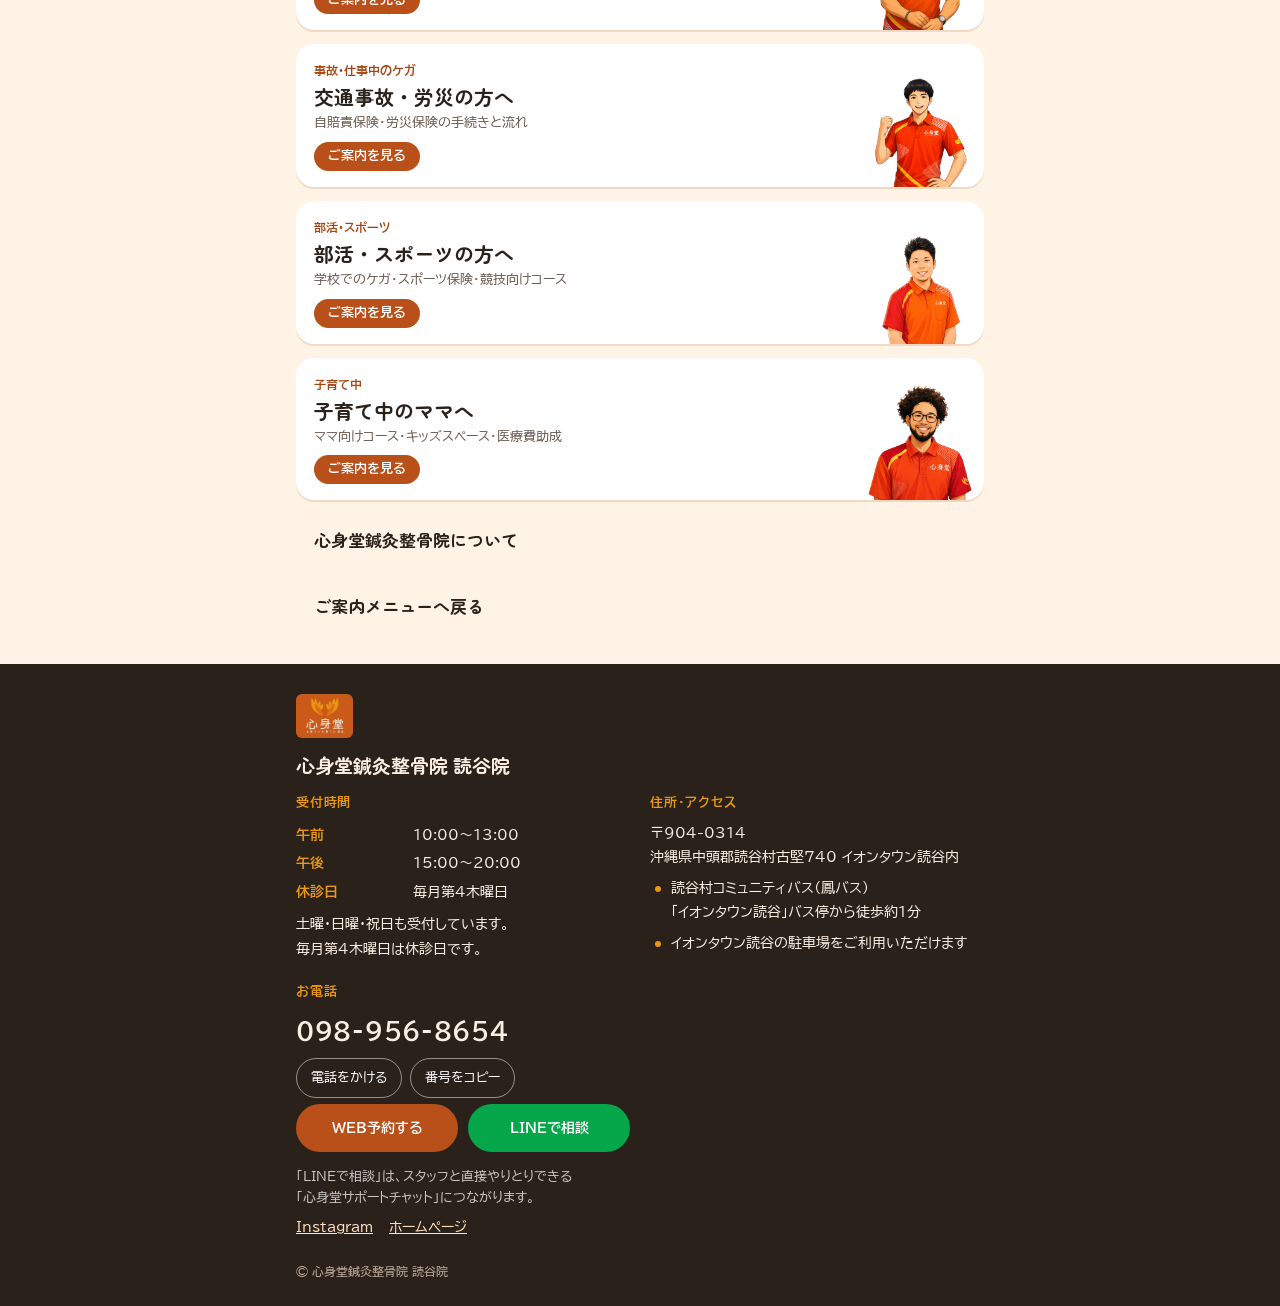
<file: first.html>
<!doctype html>
<html lang="ja">
<head>
<meta charset="utf-8">
<meta name="viewport" content="width=device-width,initial-scale=1,viewport-fit=cover">
<title>初めての方へ｜心身堂</title>
<meta name="description" content="心身堂鍼灸整骨院 読谷院のご案内。保険の使い方・来院の流れ・コースの選び方、症状のご相談についてまとめました。">
<meta property="og:type" content="website">
<meta property="og:title" content="初めての方へ｜心身堂">
<meta property="og:description" content="心身堂鍼灸整骨院 読谷院のご案内。保険の使い方・来院の流れ・コースの選び方、症状のご相談についてまとめました。">
<meta property="og:url" content="https://shinshindo-okinawa.github.io/shinshindo-guide/first.html">
<meta property="og:image" content="https://shinshindo-okinawa.github.io/shinshindo-guide/img/og.jpg">
<meta property="og:image:width" content="1200">
<meta property="og:image:height" content="630">
<meta property="og:site_name" content="心身堂鍼灸整骨院 読谷院">
<meta property="og:locale" content="ja_JP">
<meta name="twitter:card" content="summary_large_image">
<meta name="claude:viewport-fit-sides" content="cover">
<link rel="preconnect" href="https://fonts.googleapis.com"><link rel="preconnect" href="https://fonts.gstatic.com" crossorigin><link rel="stylesheet" href="https://fonts.googleapis.com/css2?family=BIZ+UDPGothic:wght@400;700&family=Zen+Maru+Gothic:wght@500;700;900&display=swap">
<link rel="stylesheet" href="common.css">
</head>
<body>
<div id="app" data-page="first"></div>
<script src="data.js"></script>
<script src="render.js"></script>
</body>
</html>
</file>
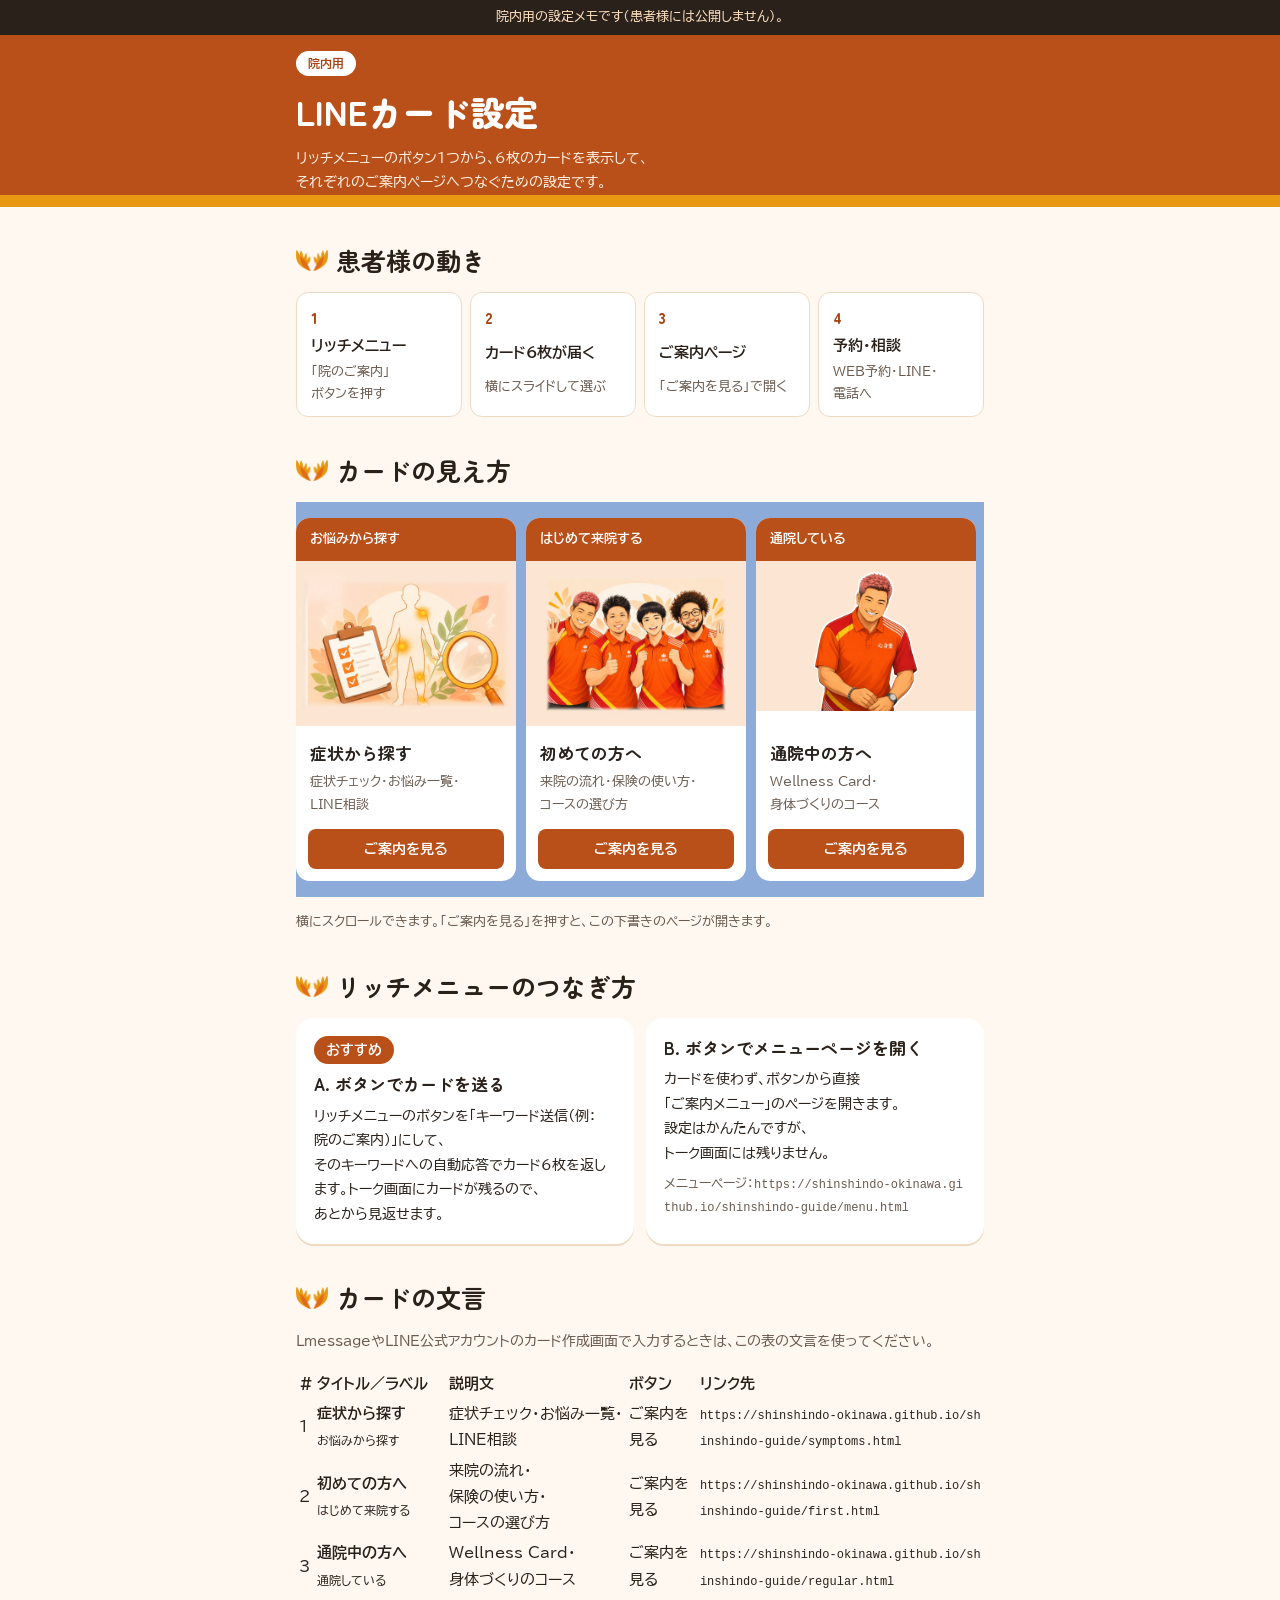
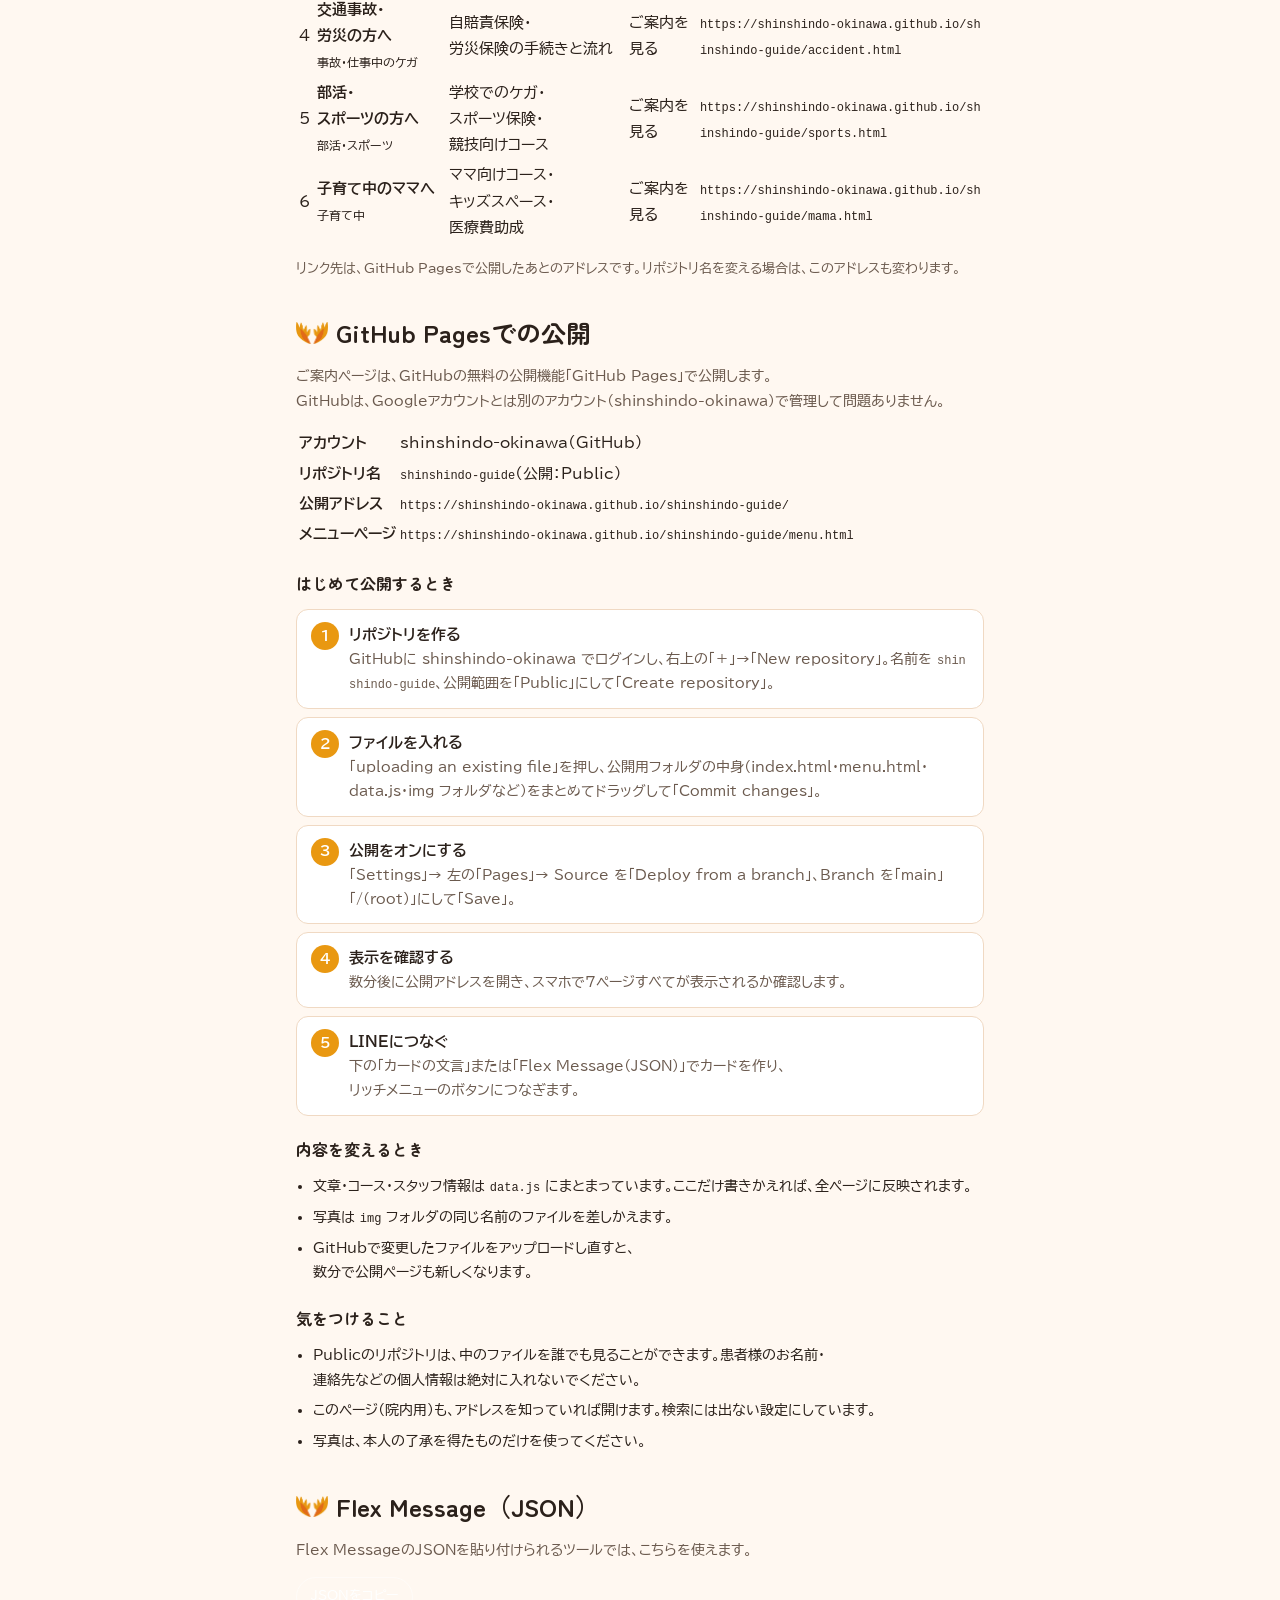
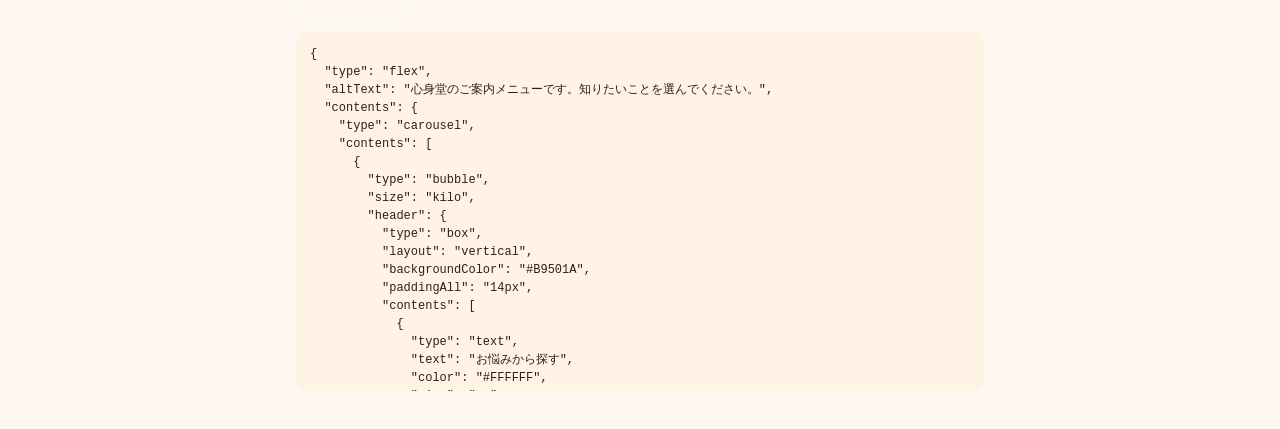
<file: line-cards.html>
<!doctype html>
<html lang="ja">
<head>
<meta charset="utf-8">
<meta name="viewport" content="width=device-width,initial-scale=1,viewport-fit=cover">
<title>LINEカード設定｜心身堂</title>
<meta name="robots" content="noindex, nofollow">
<meta name="claude:viewport-fit-sides" content="cover">
<link rel="preconnect" href="https://fonts.googleapis.com"><link rel="preconnect" href="https://fonts.gstatic.com" crossorigin>
<link rel="stylesheet" href="https://fonts.googleapis.com/css2?family=BIZ+UDPGothic:wght@400;700&family=Zen+Maru+Gothic:wght@500;700;900&display=swap">
<link rel="stylesheet" href="common.css">
<style>
  .chat { background: #8CABD9; border-radius: var(--radius); padding: 16px 0; }
  .chat-row { display: flex; gap: 10px; overflow-x: auto; padding-inline: 16px; scroll-snap-type: x mandatory; }
  .lb { flex: 0 0 220px; scroll-snap-align: start; background: #FFFFFF; border-radius: 14px; overflow: hidden; display: grid; grid-template-rows: auto 1fr auto; color: #2A221D; }
  .lb-h { color: #FFFFFF; font-weight: 700; font-size: 13px; padding: 10px 14px; }
  .lb-img { background: #FCE6D3; height: 150px; display: grid; place-items: end center; } .lb-img img { max-height: 140px; width: auto; display: block; }
  .lb-full { display: block; height: auto; } .lb-full img { width: 100%; height: auto; max-height: none; aspect-ratio: 4 / 3; object-fit: cover; }
  .lb-b { padding: 12px 14px; display: grid; gap: 4px; }
  .lb-b strong { font-family: var(--font-head); font-size: 17px; }
  .lb-b p { font-size: 13px; color: #6B5D52; }
  .lb-f { padding: 0 12px 12px; }
  .lb-f a { display: block; text-align: center; color: #FFFFFF; text-decoration: none; font-weight: 700; font-size: 14px; padding: 8px; border-radius: 8px; }
  .chain { list-style: none; margin: 0; padding: 0; display: grid; grid-template-columns: repeat(auto-fit, minmax(150px, 1fr)); gap: 8px; counter-reset: c; }
  .chain li { padding: 12px 14px; border-radius: 12px; background: var(--card); border: 1px solid var(--line); counter-increment: c; display: grid; gap: 2px; }
  .chain li::before { content: counter(c); font-family: var(--font-head); font-weight: 900; color: var(--brand-deep); }
  .gh-h { font-size: 16px; margin-top: 8px; }
  .gh-steps { list-style: none; margin: 0; padding: 0; display: grid; gap: 8px; counter-reset: g; }
  .gh-steps li { counter-increment: g; display: grid; grid-template-columns: 28px minmax(0, 1fr); column-gap: 10px; padding: 12px 14px; border-radius: 12px; background: var(--card); border: 1px solid var(--line); }
  .gh-steps li::before { content: counter(g); grid-row: span 2; width: 28px; height: 28px; border-radius: 50%; background: var(--flame); color: #FFFFFF; display: grid; place-items: center; font-weight: 700; font-size: 14px; }
  .gh-steps span { font-size: 13.5px; color: var(--muted); }
  .gh-list { margin: 0; padding-left: 1.2em; display: grid; gap: 6px; font-size: 14px; }
  table th { white-space: nowrap; text-align: left; }
  pre { margin: 0; padding: 14px; font-size: 12px; line-height: 1.5; max-height: 360px; overflow: auto; background: var(--tint); border-radius: 12px; }
  code { font-size: 12px; word-break: break-all; }
</style>
</head>
<body>
<p class="draft-bar">院内用の設定メモです（患者様には公開しません）。</p>
<header class="hero hero-page"><div class="wrap"><p class="eyebrow">院内用</p><h1>LINEカード設定</h1>
<p class="hero-lead">リッチメニューのボタン1つから、6枚のカードを表示して、それぞれのご案内ページへつなぐための設定です。</p></div></header><div class="band" aria-hidden="true"></div>
<main class="wrap">

<section class="block"><h2 class="sec-h"><img src="img/logo_mark.png" alt="">患者様の動き</h2>
<ol class="chain">
<li><strong>リッチメニュー</strong><span class="note">「院のご案内」ボタンを押す</span></li>
<li><strong>カード6枚が届く</strong><span class="note">横にスライドして選ぶ</span></li>
<li><strong>ご案内ページ</strong><span class="note">「ご案内を見る」で開く</span></li>
<li><strong>予約・相談</strong><span class="note">WEB予約・LINE・電話へ</span></li>
</ol></section>

<section class="block"><h2 class="sec-h"><img src="img/logo_mark.png" alt="">カードの見え方</h2>
<div class="chat"><div class="chat-row"><div class="lb"><div class="lb-h" style="background:#B9501A">お悩みから探す</div><div class="lb-img lb-full"><img src="img/line_symptoms.jpg" alt=""></div><div class="lb-b"><strong>症状から探す</strong><p>症状チェック・お悩み一覧・LINE相談</p></div><div class="lb-f"><a href="symptoms.html" style="background:#B9501A">ご案内を見る</a></div></div><div class="lb"><div class="lb-h" style="background:#B9501A">はじめて来院する</div><div class="lb-img lb-full"><img src="img/line_first.jpg" alt=""></div><div class="lb-b"><strong>初めての方へ</strong><p>来院の流れ・保険の使い方・コースの選び方</p></div><div class="lb-f"><a href="first.html" style="background:#B9501A">ご案内を見る</a></div></div><div class="lb"><div class="lb-h" style="background:#B9501A">通院している</div><div class="lb-img"><img src="img/ill_momo.png" alt=""></div><div class="lb-b"><strong>通院中の方へ</strong><p>Wellness Card・身体づくりのコース</p></div><div class="lb-f"><a href="regular.html" style="background:#B9501A">ご案内を見る</a></div></div><div class="lb"><div class="lb-h" style="background:#B9501A">事故・仕事中のケガ</div><div class="lb-img"><img src="img/ill_yara.png" alt=""></div><div class="lb-b"><strong>交通事故・労災の方へ</strong><p>自賠責保険・労災保険の手続きと流れ</p></div><div class="lb-f"><a href="accident.html" style="background:#B9501A">ご案内を見る</a></div></div><div class="lb"><div class="lb-h" style="background:#B9501A">部活・スポーツ</div><div class="lb-img"><img src="img/ill_daiki.png" alt=""></div><div class="lb-b"><strong>部活・スポーツの方へ</strong><p>学校でのケガ・スポーツ保険・競技向けコース</p></div><div class="lb-f"><a href="sports.html" style="background:#B9501A">ご案内を見る</a></div></div><div class="lb"><div class="lb-h" style="background:#B9501A">子育て中</div><div class="lb-img"><img src="img/ill_takuya.png" alt=""></div><div class="lb-b"><strong>子育て中のママへ</strong><p>ママ向けコース・キッズスペース・医療費助成</p></div><div class="lb-f"><a href="mama.html" style="background:#B9501A">ご案内を見る</a></div></div></div></div>
<p class="note">横にスクロールできます。「ご案内を見る」を押すと、この下書きのページが開きます。</p></section>

<section class="block"><h2 class="sec-h"><img src="img/logo_mark.png" alt="">リッチメニューのつなぎ方</h2>
<div class="two-col">
<div class="ins ins-plain"><p class="ins-tag" style="background:var(--brand)">おすすめ</p><h3>A. ボタンでカードを送る</h3>
<p>リッチメニューのボタンを「キーワード送信（例：院のご案内）」にして、そのキーワードへの自動応答でカード6枚を返します。トーク画面にカードが残るので、あとから見返せます。</p></div>
<div class="ins ins-plain"><h3>B. ボタンでメニューページを開く</h3>
<p>カードを使わず、ボタンから直接「ご案内メニュー」のページを開きます。設定はかんたんですが、トーク画面には残りません。</p>
<p class="note">メニューページ：<code>https://shinshindo-okinawa.github.io/shinshindo-guide/menu.html</code></p></div>
</div></section>

<section class="block"><h2 class="sec-h"><img src="img/logo_mark.png" alt="">カードの文言</h2>
<p class="lead-s">LmessageやLINE公式アカウントのカード作成画面で入力するときは、この表の文言を使ってください。</p>
<div class="table-wrap"><table><thead><tr><th>#</th><th>タイトル／ラベル</th><th>説明文</th><th>ボタン</th><th>リンク先</th></tr></thead><tbody><tr><td>1</td><td><strong>症状から探す</strong><br><small>お悩みから探す</small></td><td>症状チェック・お悩み一覧・LINE相談</td><td>ご案内を見る</td><td><code>https://shinshindo-okinawa.github.io/shinshindo-guide/symptoms.html</code></td></tr><tr><td>2</td><td><strong>初めての方へ</strong><br><small>はじめて来院する</small></td><td>来院の流れ・保険の使い方・コースの選び方</td><td>ご案内を見る</td><td><code>https://shinshindo-okinawa.github.io/shinshindo-guide/first.html</code></td></tr><tr><td>3</td><td><strong>通院中の方へ</strong><br><small>通院している</small></td><td>Wellness Card・身体づくりのコース</td><td>ご案内を見る</td><td><code>https://shinshindo-okinawa.github.io/shinshindo-guide/regular.html</code></td></tr><tr><td>4</td><td><strong>交通事故・労災の方へ</strong><br><small>事故・仕事中のケガ</small></td><td>自賠責保険・労災保険の手続きと流れ</td><td>ご案内を見る</td><td><code>https://shinshindo-okinawa.github.io/shinshindo-guide/accident.html</code></td></tr><tr><td>5</td><td><strong>部活・スポーツの方へ</strong><br><small>部活・スポーツ</small></td><td>学校でのケガ・スポーツ保険・競技向けコース</td><td>ご案内を見る</td><td><code>https://shinshindo-okinawa.github.io/shinshindo-guide/sports.html</code></td></tr><tr><td>6</td><td><strong>子育て中のママへ</strong><br><small>子育て中</small></td><td>ママ向けコース・キッズスペース・医療費助成</td><td>ご案内を見る</td><td><code>https://shinshindo-okinawa.github.io/shinshindo-guide/mama.html</code></td></tr></tbody></table></div>
<p class="note">リンク先は、GitHub Pagesで公開したあとのアドレスです。リポジトリ名を変える場合は、このアドレスも変わります。</p></section>

<section class="block" id="github"><h2 class="sec-h"><img src="img/logo_mark.png" alt="">GitHub Pagesでの公開</h2>
<p class="lead-s">ご案内ページは、GitHubの無料の公開機能「GitHub Pages」で公開します。<br>GitHubは、Googleアカウントとは別のアカウント（shinshindo-okinawa）で管理して問題ありません。</p>
<div class="table-wrap"><table><tbody>
<tr><th>アカウント</th><td>shinshindo-okinawa（GitHub）</td></tr>
<tr><th>リポジトリ名</th><td><code>shinshindo-guide</code>（公開：Public）</td></tr>
<tr><th>公開アドレス</th><td><code>https://shinshindo-okinawa.github.io/shinshindo-guide/</code></td></tr>
<tr><th>メニューページ</th><td><code>https://shinshindo-okinawa.github.io/shinshindo-guide/menu.html</code></td></tr>
</tbody></table></div>

<h3 class="gh-h">はじめて公開するとき</h3>
<ol class="gh-steps">
<li><strong>リポジトリを作る</strong><span>GitHubに shinshindo-okinawa でログインし、右上の「＋」→「New repository」。名前を <code>shinshindo-guide</code>、公開範囲を「Public」にして「Create repository」。</span></li>
<li><strong>ファイルを入れる</strong><span>「uploading an existing file」を押し、公開用フォルダの中身（index.html・menu.html・data.js・img フォルダなど）をまとめてドラッグして「Commit changes」。</span></li>
<li><strong>公開をオンにする</strong><span>「Settings」→ 左の「Pages」→ Source を「Deploy from a branch」、Branch を「main」「/(root)」にして「Save」。</span></li>
<li><strong>表示を確認する</strong><span>数分後に公開アドレスを開き、スマホで7ページすべてが表示されるか確認します。</span></li>
<li><strong>LINEにつなぐ</strong><span>下の「カードの文言」または「Flex Message（JSON）」でカードを作り、リッチメニューのボタンにつなぎます。</span></li>
</ol>

<h3 class="gh-h">内容を変えるとき</h3>
<ul class="gh-list">
<li>文章・コース・スタッフ情報は <code>data.js</code> にまとまっています。ここだけ書きかえれば、全ページに反映されます。</li>
<li>写真は <code>img</code> フォルダの同じ名前のファイルを差しかえます。</li>
<li>GitHubで変更したファイルをアップロードし直すと、<br>数分で公開ページも新しくなります。</li>
</ul>

<h3 class="gh-h">気をつけること</h3>
<ul class="gh-list">
<li>Publicのリポジトリは、中のファイルを誰でも見ることができます。患者様のお名前・連絡先などの個人情報は絶対に入れないでください。</li>
<li>このページ（院内用）も、アドレスを知っていれば開けます。検索には出ない設定にしています。</li>
<li>写真は、本人の了承を得たものだけを使ってください。</li>
</ul>
</section>

<section class="block"><h2 class="sec-h"><img src="img/logo_mark.png" alt="">Flex Message（JSON）</h2>
<p class="lead-s">Flex MessageのJSONを貼り付けられるツールでは、こちらを使えます。</p>
<p><button type="button" class="mini-btn" id="copy-json">JSONをコピー</button></p>
<pre id="flex-json">{
  &quot;type&quot;: &quot;flex&quot;,
  &quot;altText&quot;: &quot;心身堂のご案内メニューです。知りたいことを選んでください。&quot;,
  &quot;contents&quot;: {
    &quot;type&quot;: &quot;carousel&quot;,
    &quot;contents&quot;: [
      {
        &quot;type&quot;: &quot;bubble&quot;,
        &quot;size&quot;: &quot;kilo&quot;,
        &quot;header&quot;: {
          &quot;type&quot;: &quot;box&quot;,
          &quot;layout&quot;: &quot;vertical&quot;,
          &quot;backgroundColor&quot;: &quot;#B9501A&quot;,
          &quot;paddingAll&quot;: &quot;14px&quot;,
          &quot;contents&quot;: [
            {
              &quot;type&quot;: &quot;text&quot;,
              &quot;text&quot;: &quot;お悩みから探す&quot;,
              &quot;color&quot;: &quot;#FFFFFF&quot;,
              &quot;size&quot;: &quot;sm&quot;,
              &quot;weight&quot;: &quot;bold&quot;
            }
          ]
        },
        &quot;hero&quot;: {
          &quot;type&quot;: &quot;image&quot;,
          &quot;url&quot;: &quot;https://shinshindo-okinawa.github.io/shinshindo-guide/img/line_symptoms.jpg&quot;,
          &quot;size&quot;: &quot;full&quot;,
          &quot;aspectRatio&quot;: &quot;4:3&quot;,
          &quot;aspectMode&quot;: &quot;cover&quot;,
          &quot;backgroundColor&quot;: &quot;#FCE6D3&quot;
        },
        &quot;body&quot;: {
          &quot;type&quot;: &quot;box&quot;,
          &quot;layout&quot;: &quot;vertical&quot;,
          &quot;spacing&quot;: &quot;sm&quot;,
          &quot;paddingAll&quot;: &quot;16px&quot;,
          &quot;contents&quot;: [
            {
              &quot;type&quot;: &quot;text&quot;,
              &quot;text&quot;: &quot;症状から探す&quot;,
              &quot;weight&quot;: &quot;bold&quot;,
              &quot;size&quot;: &quot;lg&quot;,
              &quot;wrap&quot;: true,
              &quot;color&quot;: &quot;#2A221D&quot;
            },
            {
              &quot;type&quot;: &quot;text&quot;,
              &quot;text&quot;: &quot;症状チェック・お悩み一覧・LINE相談&quot;,
              &quot;size&quot;: &quot;sm&quot;,
              &quot;wrap&quot;: true,
              &quot;color&quot;: &quot;#6B5D52&quot;
            }
          ]
        },
        &quot;footer&quot;: {
          &quot;type&quot;: &quot;box&quot;,
          &quot;layout&quot;: &quot;vertical&quot;,
          &quot;paddingAll&quot;: &quot;12px&quot;,
          &quot;contents&quot;: [
            {
              &quot;type&quot;: &quot;button&quot;,
              &quot;style&quot;: &quot;primary&quot;,
              &quot;color&quot;: &quot;#B9501A&quot;,
              &quot;height&quot;: &quot;sm&quot;,
              &quot;action&quot;: {
                &quot;type&quot;: &quot;uri&quot;,
                &quot;label&quot;: &quot;ご案内を見る&quot;,
                &quot;uri&quot;: &quot;https://shinshindo-okinawa.github.io/shinshindo-guide/symptoms.html&quot;
              }
            }
          ]
        }
      },
      {
        &quot;type&quot;: &quot;bubble&quot;,
        &quot;size&quot;: &quot;kilo&quot;,
        &quot;header&quot;: {
          &quot;type&quot;: &quot;box&quot;,
          &quot;layout&quot;: &quot;vertical&quot;,
          &quot;backgroundColor&quot;: &quot;#B9501A&quot;,
          &quot;paddingAll&quot;: &quot;14px&quot;,
          &quot;contents&quot;: [
            {
              &quot;type&quot;: &quot;text&quot;,
              &quot;text&quot;: &quot;はじめて来院する&quot;,
              &quot;color&quot;: &quot;#FFFFFF&quot;,
              &quot;size&quot;: &quot;sm&quot;,
              &quot;weight&quot;: &quot;bold&quot;
            }
          ]
        },
        &quot;hero&quot;: {
          &quot;type&quot;: &quot;image&quot;,
          &quot;url&quot;: &quot;https://shinshindo-okinawa.github.io/shinshindo-guide/img/line_first.jpg&quot;,
          &quot;size&quot;: &quot;full&quot;,
          &quot;aspectRatio&quot;: &quot;4:3&quot;,
          &quot;aspectMode&quot;: &quot;cover&quot;,
          &quot;backgroundColor&quot;: &quot;#FCE6D3&quot;
        },
        &quot;body&quot;: {
          &quot;type&quot;: &quot;box&quot;,
          &quot;layout&quot;: &quot;vertical&quot;,
          &quot;spacing&quot;: &quot;sm&quot;,
          &quot;paddingAll&quot;: &quot;16px&quot;,
          &quot;contents&quot;: [
            {
              &quot;type&quot;: &quot;text&quot;,
              &quot;text&quot;: &quot;初めての方へ&quot;,
              &quot;weight&quot;: &quot;bold&quot;,
              &quot;size&quot;: &quot;lg&quot;,
              &quot;wrap&quot;: true,
              &quot;color&quot;: &quot;#2A221D&quot;
            },
            {
              &quot;type&quot;: &quot;text&quot;,
              &quot;text&quot;: &quot;来院の流れ・保険の使い方・コースの選び方&quot;,
              &quot;size&quot;: &quot;sm&quot;,
              &quot;wrap&quot;: true,
              &quot;color&quot;: &quot;#6B5D52&quot;
            }
          ]
        },
        &quot;footer&quot;: {
          &quot;type&quot;: &quot;box&quot;,
          &quot;layout&quot;: &quot;vertical&quot;,
          &quot;paddingAll&quot;: &quot;12px&quot;,
          &quot;contents&quot;: [
            {
              &quot;type&quot;: &quot;button&quot;,
              &quot;style&quot;: &quot;primary&quot;,
              &quot;color&quot;: &quot;#B9501A&quot;,
              &quot;height&quot;: &quot;sm&quot;,
              &quot;action&quot;: {
                &quot;type&quot;: &quot;uri&quot;,
                &quot;label&quot;: &quot;ご案内を見る&quot;,
                &quot;uri&quot;: &quot;https://shinshindo-okinawa.github.io/shinshindo-guide/first.html&quot;
              }
            }
          ]
        }
      },
      {
        &quot;type&quot;: &quot;bubble&quot;,
        &quot;size&quot;: &quot;kilo&quot;,
        &quot;header&quot;: {
          &quot;type&quot;: &quot;box&quot;,
          &quot;layout&quot;: &quot;vertical&quot;,
          &quot;backgroundColor&quot;: &quot;#B9501A&quot;,
          &quot;paddingAll&quot;: &quot;14px&quot;,
          &quot;contents&quot;: [
            {
              &quot;type&quot;: &quot;text&quot;,
              &quot;text&quot;: &quot;通院している&quot;,
              &quot;color&quot;: &quot;#FFFFFF&quot;,
              &quot;size&quot;: &quot;sm&quot;,
              &quot;weight&quot;: &quot;bold&quot;
            }
          ]
        },
        &quot;hero&quot;: {
          &quot;type&quot;: &quot;image&quot;,
          &quot;url&quot;: &quot;https://shinshindo-okinawa.github.io/shinshindo-guide/img/ill_momo.png&quot;,
          &quot;size&quot;: &quot;full&quot;,
          &quot;aspectRatio&quot;: &quot;4:3&quot;,
          &quot;aspectMode&quot;: &quot;fit&quot;,
          &quot;backgroundColor&quot;: &quot;#FCE6D3&quot;
        },
        &quot;body&quot;: {
          &quot;type&quot;: &quot;box&quot;,
          &quot;layout&quot;: &quot;vertical&quot;,
          &quot;spacing&quot;: &quot;sm&quot;,
          &quot;paddingAll&quot;: &quot;16px&quot;,
          &quot;contents&quot;: [
            {
              &quot;type&quot;: &quot;text&quot;,
              &quot;text&quot;: &quot;通院中の方へ&quot;,
              &quot;weight&quot;: &quot;bold&quot;,
              &quot;size&quot;: &quot;lg&quot;,
              &quot;wrap&quot;: true,
              &quot;color&quot;: &quot;#2A221D&quot;
            },
            {
              &quot;type&quot;: &quot;text&quot;,
              &quot;text&quot;: &quot;Wellness Card・身体づくりのコース&quot;,
              &quot;size&quot;: &quot;sm&quot;,
              &quot;wrap&quot;: true,
              &quot;color&quot;: &quot;#6B5D52&quot;
            }
          ]
        },
        &quot;footer&quot;: {
          &quot;type&quot;: &quot;box&quot;,
          &quot;layout&quot;: &quot;vertical&quot;,
          &quot;paddingAll&quot;: &quot;12px&quot;,
          &quot;contents&quot;: [
            {
              &quot;type&quot;: &quot;button&quot;,
              &quot;style&quot;: &quot;primary&quot;,
              &quot;color&quot;: &quot;#B9501A&quot;,
              &quot;height&quot;: &quot;sm&quot;,
              &quot;action&quot;: {
                &quot;type&quot;: &quot;uri&quot;,
                &quot;label&quot;: &quot;ご案内を見る&quot;,
                &quot;uri&quot;: &quot;https://shinshindo-okinawa.github.io/shinshindo-guide/regular.html&quot;
              }
            }
          ]
        }
      },
      {
        &quot;type&quot;: &quot;bubble&quot;,
        &quot;size&quot;: &quot;kilo&quot;,
        &quot;header&quot;: {
          &quot;type&quot;: &quot;box&quot;,
          &quot;layout&quot;: &quot;vertical&quot;,
          &quot;backgroundColor&quot;: &quot;#B9501A&quot;,
          &quot;paddingAll&quot;: &quot;14px&quot;,
          &quot;contents&quot;: [
            {
              &quot;type&quot;: &quot;text&quot;,
              &quot;text&quot;: &quot;事故・仕事中のケガ&quot;,
              &quot;color&quot;: &quot;#FFFFFF&quot;,
              &quot;size&quot;: &quot;sm&quot;,
              &quot;weight&quot;: &quot;bold&quot;
            }
          ]
        },
        &quot;hero&quot;: {
          &quot;type&quot;: &quot;image&quot;,
          &quot;url&quot;: &quot;https://shinshindo-okinawa.github.io/shinshindo-guide/img/ill_yara.png&quot;,
          &quot;size&quot;: &quot;full&quot;,
          &quot;aspectRatio&quot;: &quot;4:3&quot;,
          &quot;aspectMode&quot;: &quot;fit&quot;,
          &quot;backgroundColor&quot;: &quot;#FCE6D3&quot;
        },
        &quot;body&quot;: {
          &quot;type&quot;: &quot;box&quot;,
          &quot;layout&quot;: &quot;vertical&quot;,
          &quot;spacing&quot;: &quot;sm&quot;,
          &quot;paddingAll&quot;: &quot;16px&quot;,
          &quot;contents&quot;: [
            {
              &quot;type&quot;: &quot;text&quot;,
              &quot;text&quot;: &quot;交通事故・労災の方へ&quot;,
              &quot;weight&quot;: &quot;bold&quot;,
              &quot;size&quot;: &quot;lg&quot;,
              &quot;wrap&quot;: true,
              &quot;color&quot;: &quot;#2A221D&quot;
            },
            {
              &quot;type&quot;: &quot;text&quot;,
              &quot;text&quot;: &quot;自賠責保険・労災保険の手続きと流れ&quot;,
              &quot;size&quot;: &quot;sm&quot;,
              &quot;wrap&quot;: true,
              &quot;color&quot;: &quot;#6B5D52&quot;
            }
          ]
        },
        &quot;footer&quot;: {
          &quot;type&quot;: &quot;box&quot;,
          &quot;layout&quot;: &quot;vertical&quot;,
          &quot;paddingAll&quot;: &quot;12px&quot;,
          &quot;contents&quot;: [
            {
              &quot;type&quot;: &quot;button&quot;,
              &quot;style&quot;: &quot;primary&quot;,
              &quot;color&quot;: &quot;#B9501A&quot;,
              &quot;height&quot;: &quot;sm&quot;,
              &quot;action&quot;: {
                &quot;type&quot;: &quot;uri&quot;,
                &quot;label&quot;: &quot;ご案内を見る&quot;,
                &quot;uri&quot;: &quot;https://shinshindo-okinawa.github.io/shinshindo-guide/accident.html&quot;
              }
            }
          ]
        }
      },
      {
        &quot;type&quot;: &quot;bubble&quot;,
        &quot;size&quot;: &quot;kilo&quot;,
        &quot;header&quot;: {
          &quot;type&quot;: &quot;box&quot;,
          &quot;layout&quot;: &quot;vertical&quot;,
          &quot;backgroundColor&quot;: &quot;#B9501A&quot;,
          &quot;paddingAll&quot;: &quot;14px&quot;,
          &quot;contents&quot;: [
            {
              &quot;type&quot;: &quot;text&quot;,
              &quot;text&quot;: &quot;部活・スポーツ&quot;,
              &quot;color&quot;: &quot;#FFFFFF&quot;,
              &quot;size&quot;: &quot;sm&quot;,
              &quot;weight&quot;: &quot;bold&quot;
            }
          ]
        },
        &quot;hero&quot;: {
          &quot;type&quot;: &quot;image&quot;,
          &quot;url&quot;: &quot;https://shinshindo-okinawa.github.io/shinshindo-guide/img/ill_daiki.png&quot;,
          &quot;size&quot;: &quot;full&quot;,
          &quot;aspectRatio&quot;: &quot;4:3&quot;,
          &quot;aspectMode&quot;: &quot;fit&quot;,
          &quot;backgroundColor&quot;: &quot;#FCE6D3&quot;
        },
        &quot;body&quot;: {
          &quot;type&quot;: &quot;box&quot;,
          &quot;layout&quot;: &quot;vertical&quot;,
          &quot;spacing&quot;: &quot;sm&quot;,
          &quot;paddingAll&quot;: &quot;16px&quot;,
          &quot;contents&quot;: [
            {
              &quot;type&quot;: &quot;text&quot;,
              &quot;text&quot;: &quot;部活・スポーツの方へ&quot;,
              &quot;weight&quot;: &quot;bold&quot;,
              &quot;size&quot;: &quot;lg&quot;,
              &quot;wrap&quot;: true,
              &quot;color&quot;: &quot;#2A221D&quot;
            },
            {
              &quot;type&quot;: &quot;text&quot;,
              &quot;text&quot;: &quot;学校でのケガ・スポーツ保険・競技向けコース&quot;,
              &quot;size&quot;: &quot;sm&quot;,
              &quot;wrap&quot;: true,
              &quot;color&quot;: &quot;#6B5D52&quot;
            }
          ]
        },
        &quot;footer&quot;: {
          &quot;type&quot;: &quot;box&quot;,
          &quot;layout&quot;: &quot;vertical&quot;,
          &quot;paddingAll&quot;: &quot;12px&quot;,
          &quot;contents&quot;: [
            {
              &quot;type&quot;: &quot;button&quot;,
              &quot;style&quot;: &quot;primary&quot;,
              &quot;color&quot;: &quot;#B9501A&quot;,
              &quot;height&quot;: &quot;sm&quot;,
              &quot;action&quot;: {
                &quot;type&quot;: &quot;uri&quot;,
                &quot;label&quot;: &quot;ご案内を見る&quot;,
                &quot;uri&quot;: &quot;https://shinshindo-okinawa.github.io/shinshindo-guide/sports.html&quot;
              }
            }
          ]
        }
      },
      {
        &quot;type&quot;: &quot;bubble&quot;,
        &quot;size&quot;: &quot;kilo&quot;,
        &quot;header&quot;: {
          &quot;type&quot;: &quot;box&quot;,
          &quot;layout&quot;: &quot;vertical&quot;,
          &quot;backgroundColor&quot;: &quot;#B9501A&quot;,
          &quot;paddingAll&quot;: &quot;14px&quot;,
          &quot;contents&quot;: [
            {
              &quot;type&quot;: &quot;text&quot;,
              &quot;text&quot;: &quot;子育て中&quot;,
              &quot;color&quot;: &quot;#FFFFFF&quot;,
              &quot;size&quot;: &quot;sm&quot;,
              &quot;weight&quot;: &quot;bold&quot;
            }
          ]
        },
        &quot;hero&quot;: {
          &quot;type&quot;: &quot;image&quot;,
          &quot;url&quot;: &quot;https://shinshindo-okinawa.github.io/shinshindo-guide/img/ill_takuya.png&quot;,
          &quot;size&quot;: &quot;full&quot;,
          &quot;aspectRatio&quot;: &quot;4:3&quot;,
          &quot;aspectMode&quot;: &quot;fit&quot;,
          &quot;backgroundColor&quot;: &quot;#FCE6D3&quot;
        },
        &quot;body&quot;: {
          &quot;type&quot;: &quot;box&quot;,
          &quot;layout&quot;: &quot;vertical&quot;,
          &quot;spacing&quot;: &quot;sm&quot;,
          &quot;paddingAll&quot;: &quot;16px&quot;,
          &quot;contents&quot;: [
            {
              &quot;type&quot;: &quot;text&quot;,
              &quot;text&quot;: &quot;子育て中のママへ&quot;,
              &quot;weight&quot;: &quot;bold&quot;,
              &quot;size&quot;: &quot;lg&quot;,
              &quot;wrap&quot;: true,
              &quot;color&quot;: &quot;#2A221D&quot;
            },
            {
              &quot;type&quot;: &quot;text&quot;,
              &quot;text&quot;: &quot;ママ向けコース・キッズスペース・医療費助成&quot;,
              &quot;size&quot;: &quot;sm&quot;,
              &quot;wrap&quot;: true,
              &quot;color&quot;: &quot;#6B5D52&quot;
            }
          ]
        },
        &quot;footer&quot;: {
          &quot;type&quot;: &quot;box&quot;,
          &quot;layout&quot;: &quot;vertical&quot;,
          &quot;paddingAll&quot;: &quot;12px&quot;,
          &quot;contents&quot;: [
            {
              &quot;type&quot;: &quot;button&quot;,
              &quot;style&quot;: &quot;primary&quot;,
              &quot;color&quot;: &quot;#B9501A&quot;,
              &quot;height&quot;: &quot;sm&quot;,
              &quot;action&quot;: {
                &quot;type&quot;: &quot;uri&quot;,
                &quot;label&quot;: &quot;ご案内を見る&quot;,
                &quot;uri&quot;: &quot;https://shinshindo-okinawa.github.io/shinshindo-guide/mama.html&quot;
              }
            }
          ]
        }
      }
    ]
  }
}</pre></section>

</main>
<script>
document.getElementById("copy-json").addEventListener("click", function () {
  var b = this, t = document.getElementById("flex-json").textContent;
  function sel() { var r = document.createRange(); r.selectNodeContents(document.getElementById("flex-json")); var s = getSelection(); s.removeAllRanges(); s.addRange(r); }
  try { navigator.clipboard.writeText(t).then(function () { b.textContent = "コピーしました"; setTimeout(function () { b.textContent = "JSONをコピー"; }, 1600); }, sel); } catch (e) { sel(); }
});
</script>
</body>
</html>
</file>
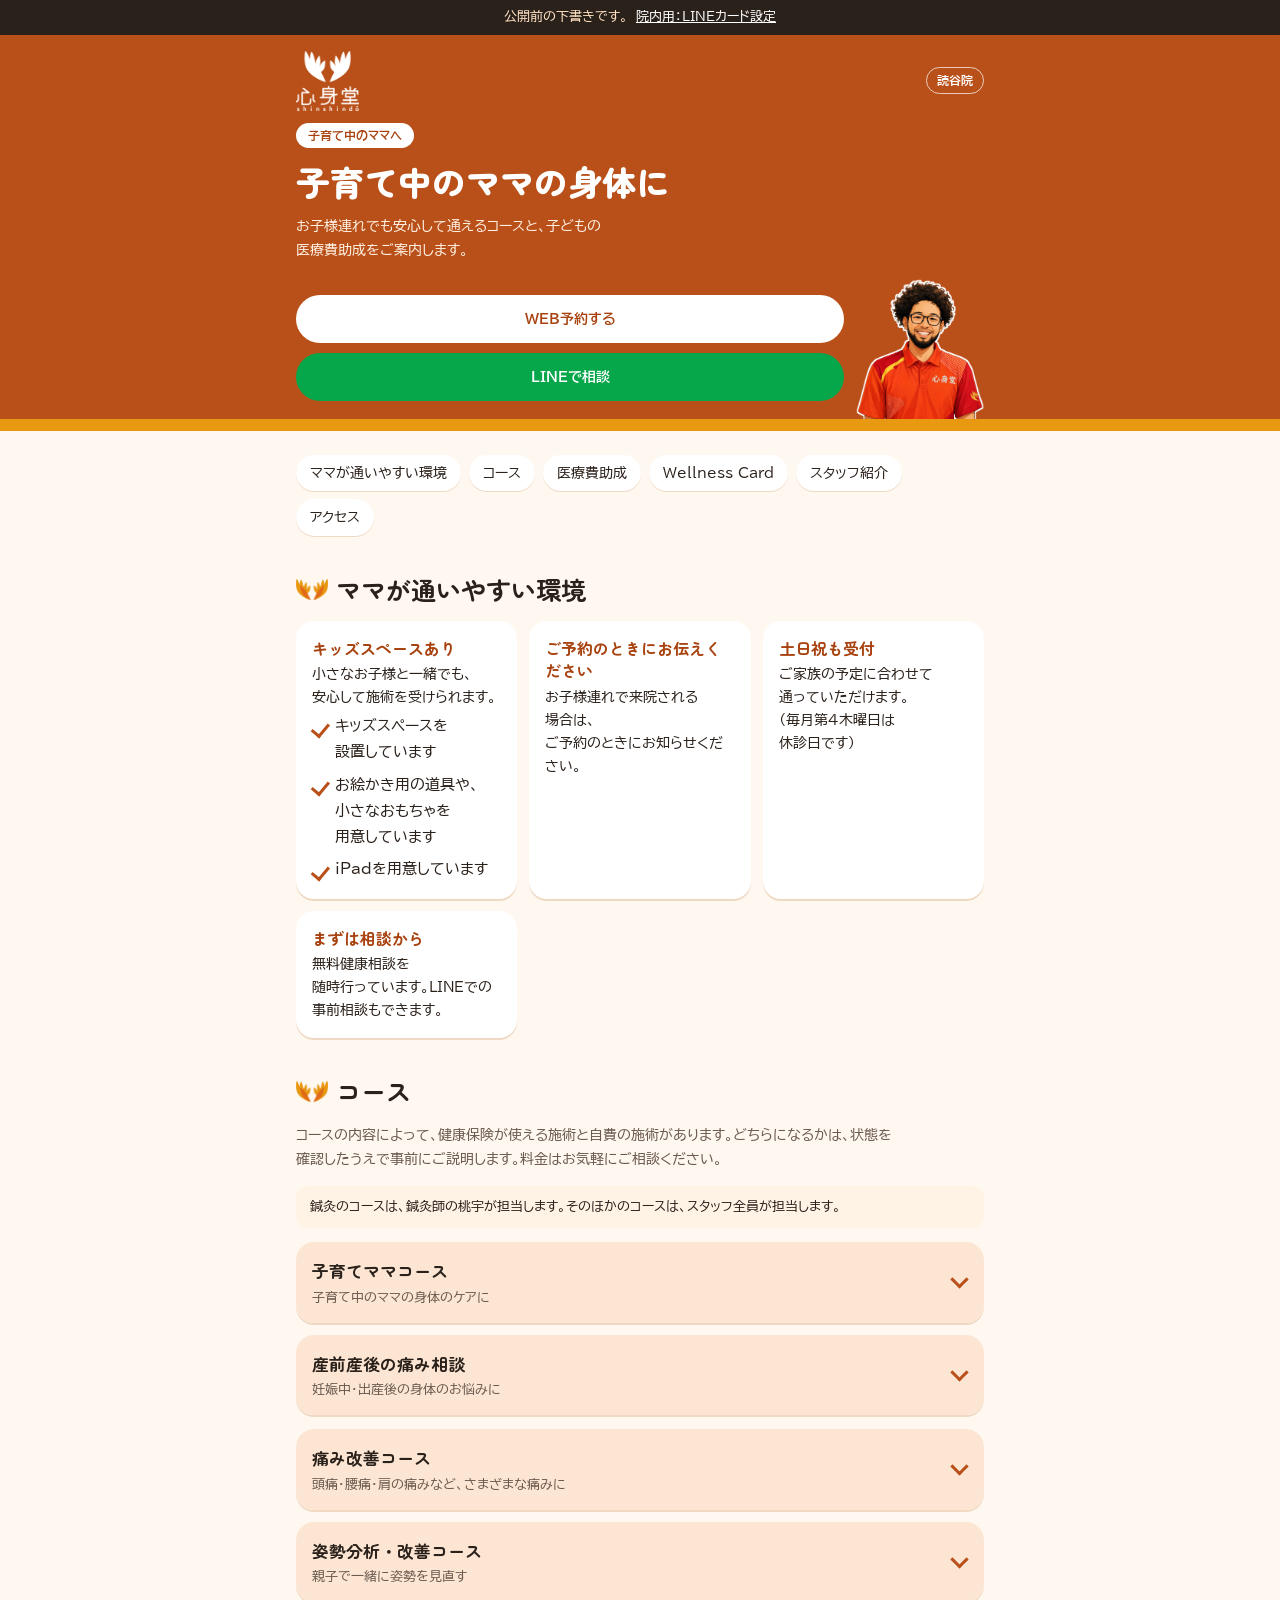
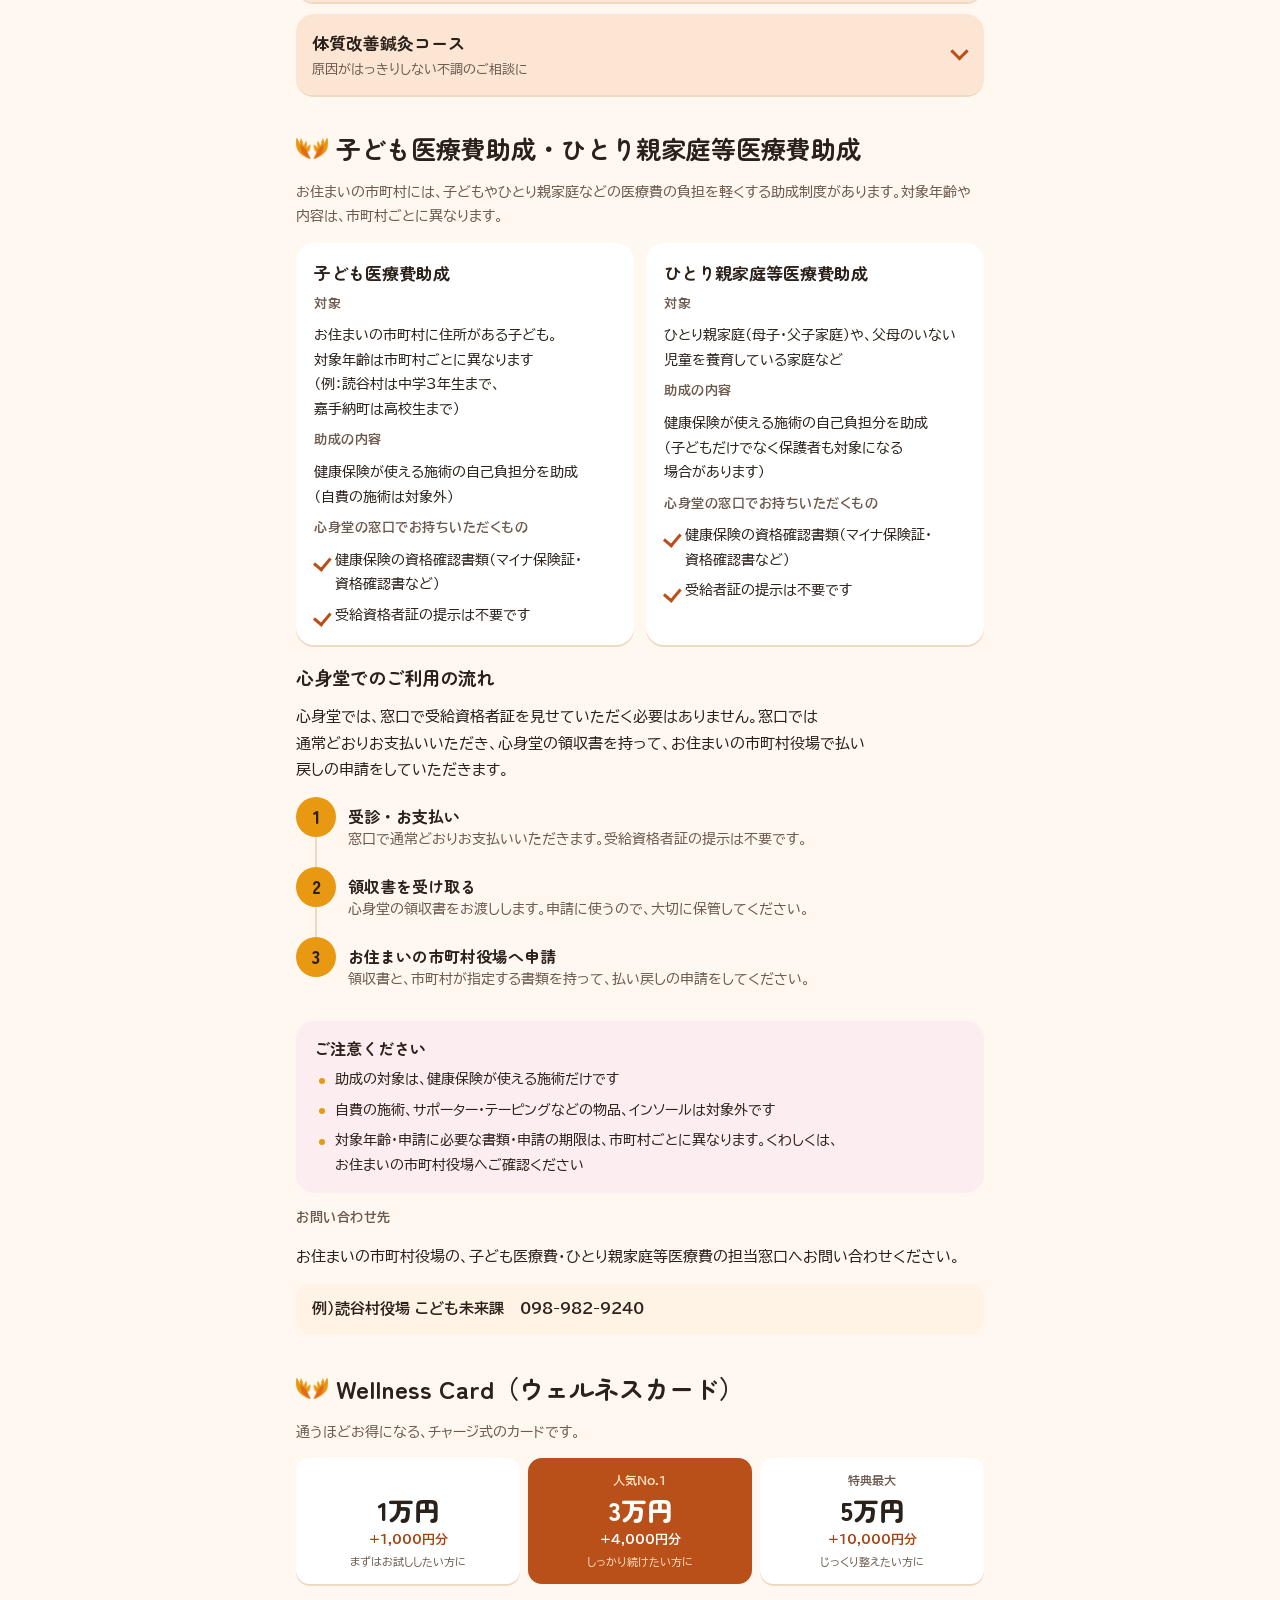
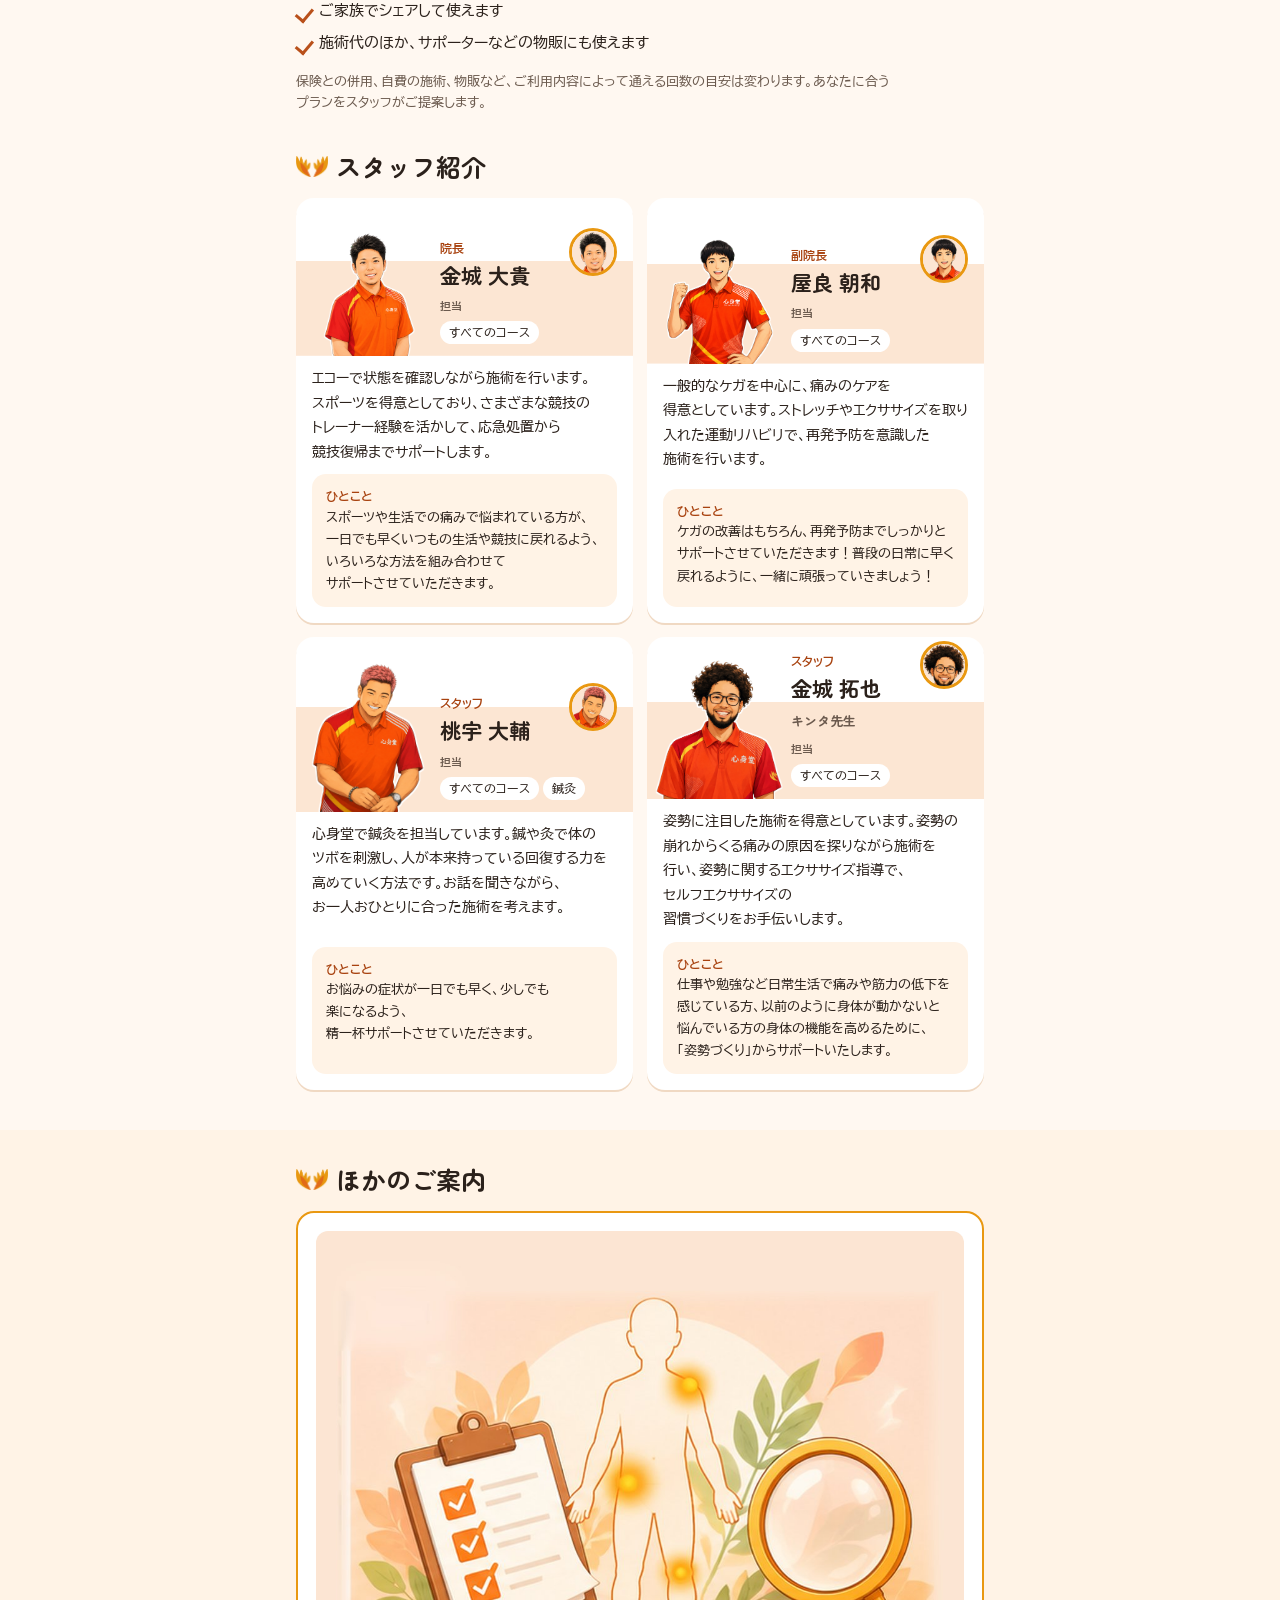
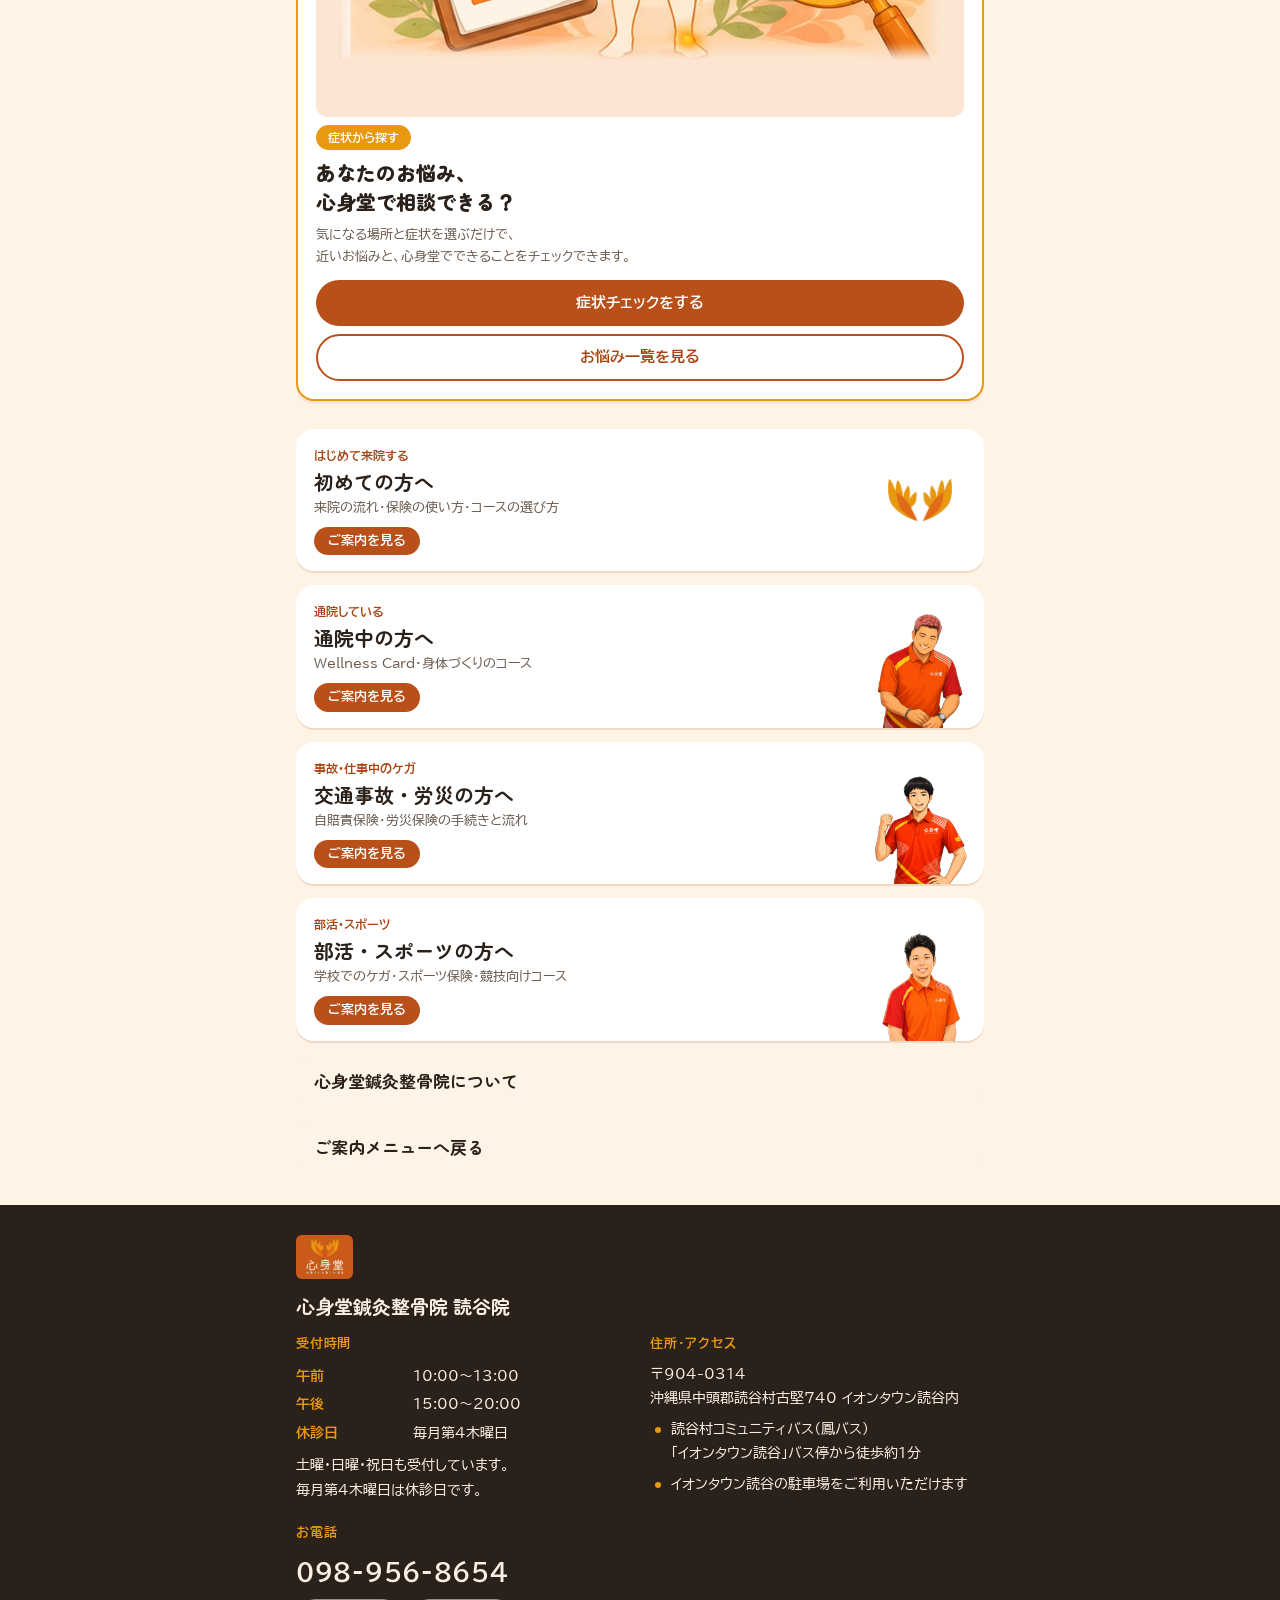
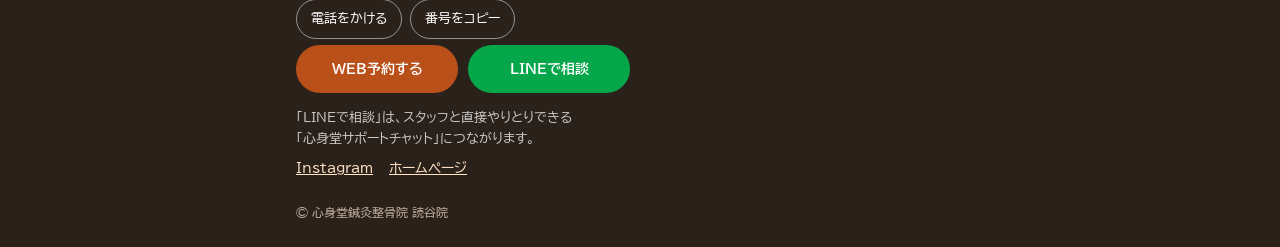
<file: mama.html>
<!doctype html>
<html lang="ja">
<head>
<meta charset="utf-8">
<meta name="viewport" content="width=device-width,initial-scale=1,viewport-fit=cover">
<title>子育て中のママへ｜心身堂</title>
<meta name="description" content="心身堂鍼灸整骨院 読谷院のご案内。保険の使い方・来院の流れ・コースの選び方、症状のご相談についてまとめました。">
<meta property="og:type" content="website">
<meta property="og:title" content="子育て中のママへ｜心身堂">
<meta property="og:description" content="心身堂鍼灸整骨院 読谷院のご案内。保険の使い方・来院の流れ・コースの選び方、症状のご相談についてまとめました。">
<meta property="og:url" content="https://shinshindo-okinawa.github.io/shinshindo-guide/mama.html">
<meta property="og:image" content="https://shinshindo-okinawa.github.io/shinshindo-guide/img/og.jpg">
<meta property="og:image:width" content="1200">
<meta property="og:image:height" content="630">
<meta property="og:site_name" content="心身堂鍼灸整骨院 読谷院">
<meta property="og:locale" content="ja_JP">
<meta name="twitter:card" content="summary_large_image">
<meta name="claude:viewport-fit-sides" content="cover">
<link rel="preconnect" href="https://fonts.googleapis.com"><link rel="preconnect" href="https://fonts.gstatic.com" crossorigin><link rel="stylesheet" href="https://fonts.googleapis.com/css2?family=BIZ+UDPGothic:wght@400;700&family=Zen+Maru+Gothic:wght@500;700;900&display=swap">
<link rel="stylesheet" href="common.css">
</head>
<body>
<div id="app" data-page="mama"></div>
<script src="data.js"></script>
<script src="render.js"></script>
</body>
</html>
</file>
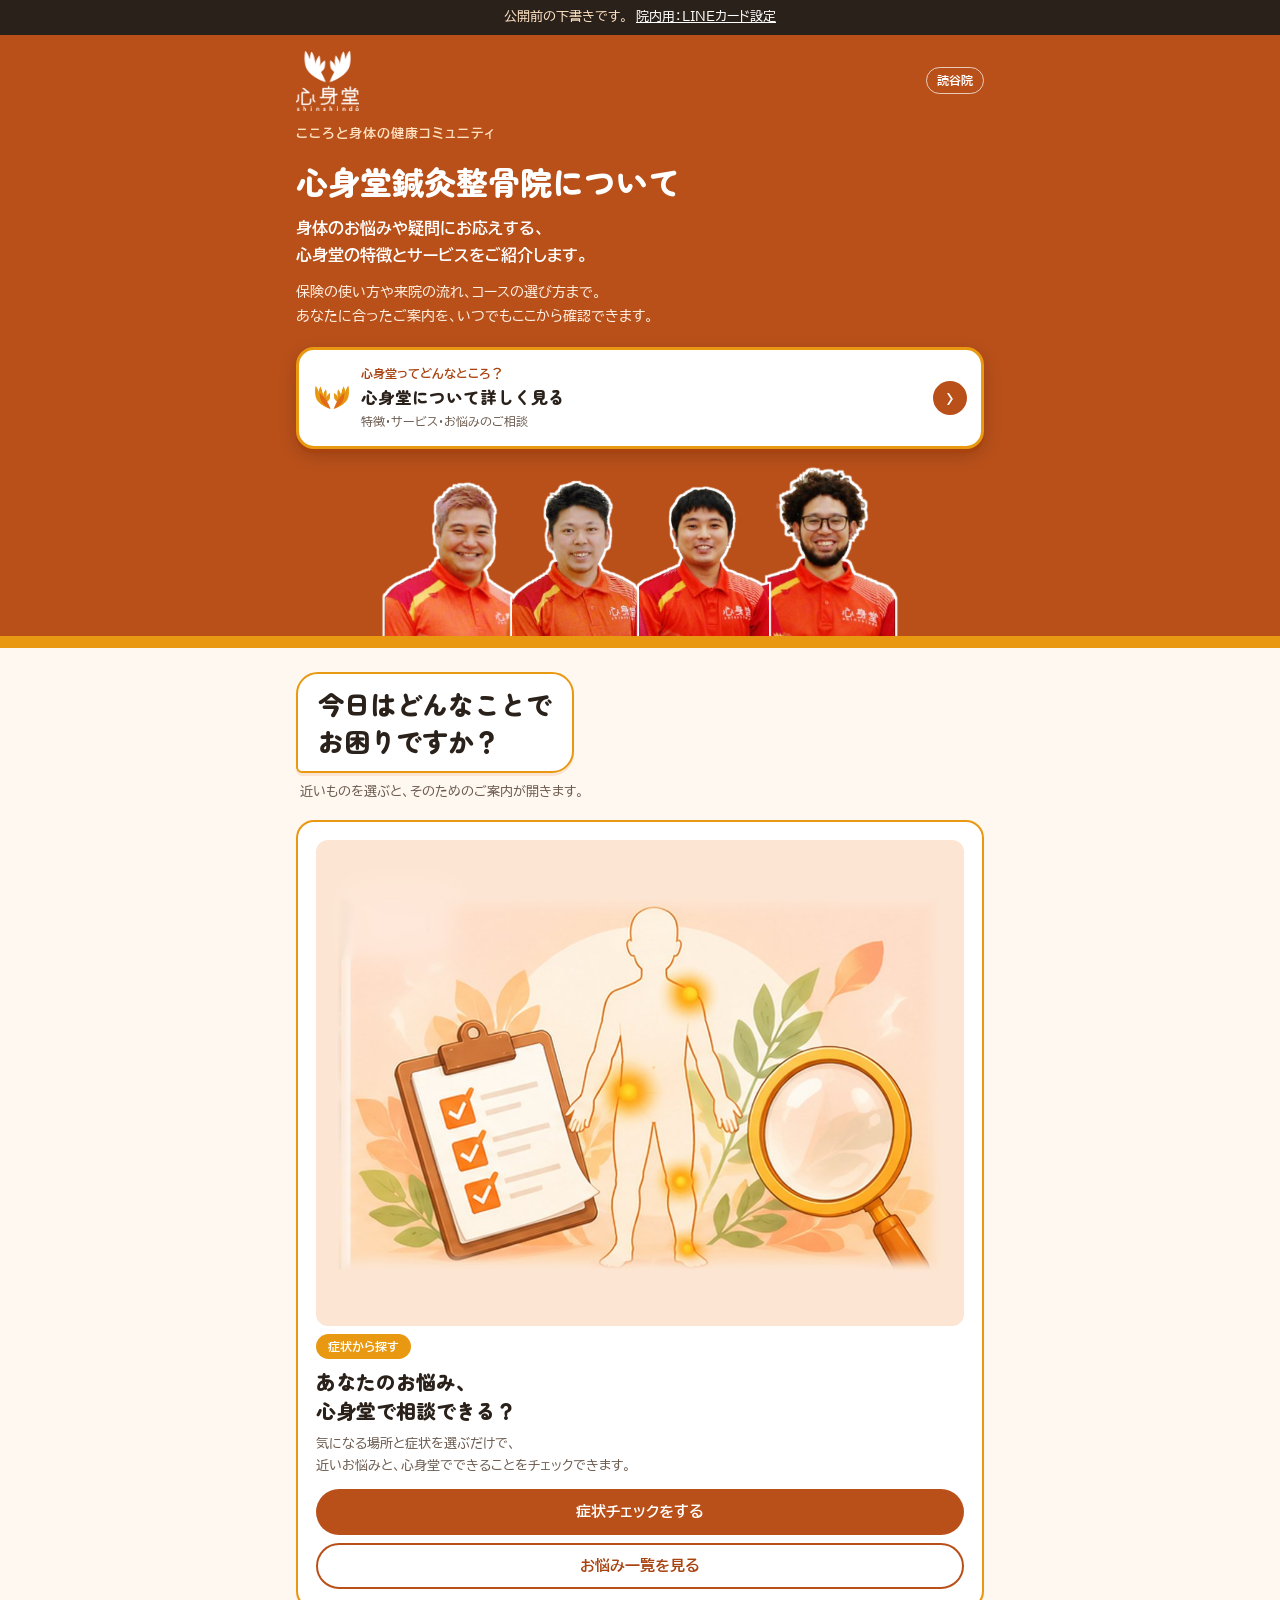
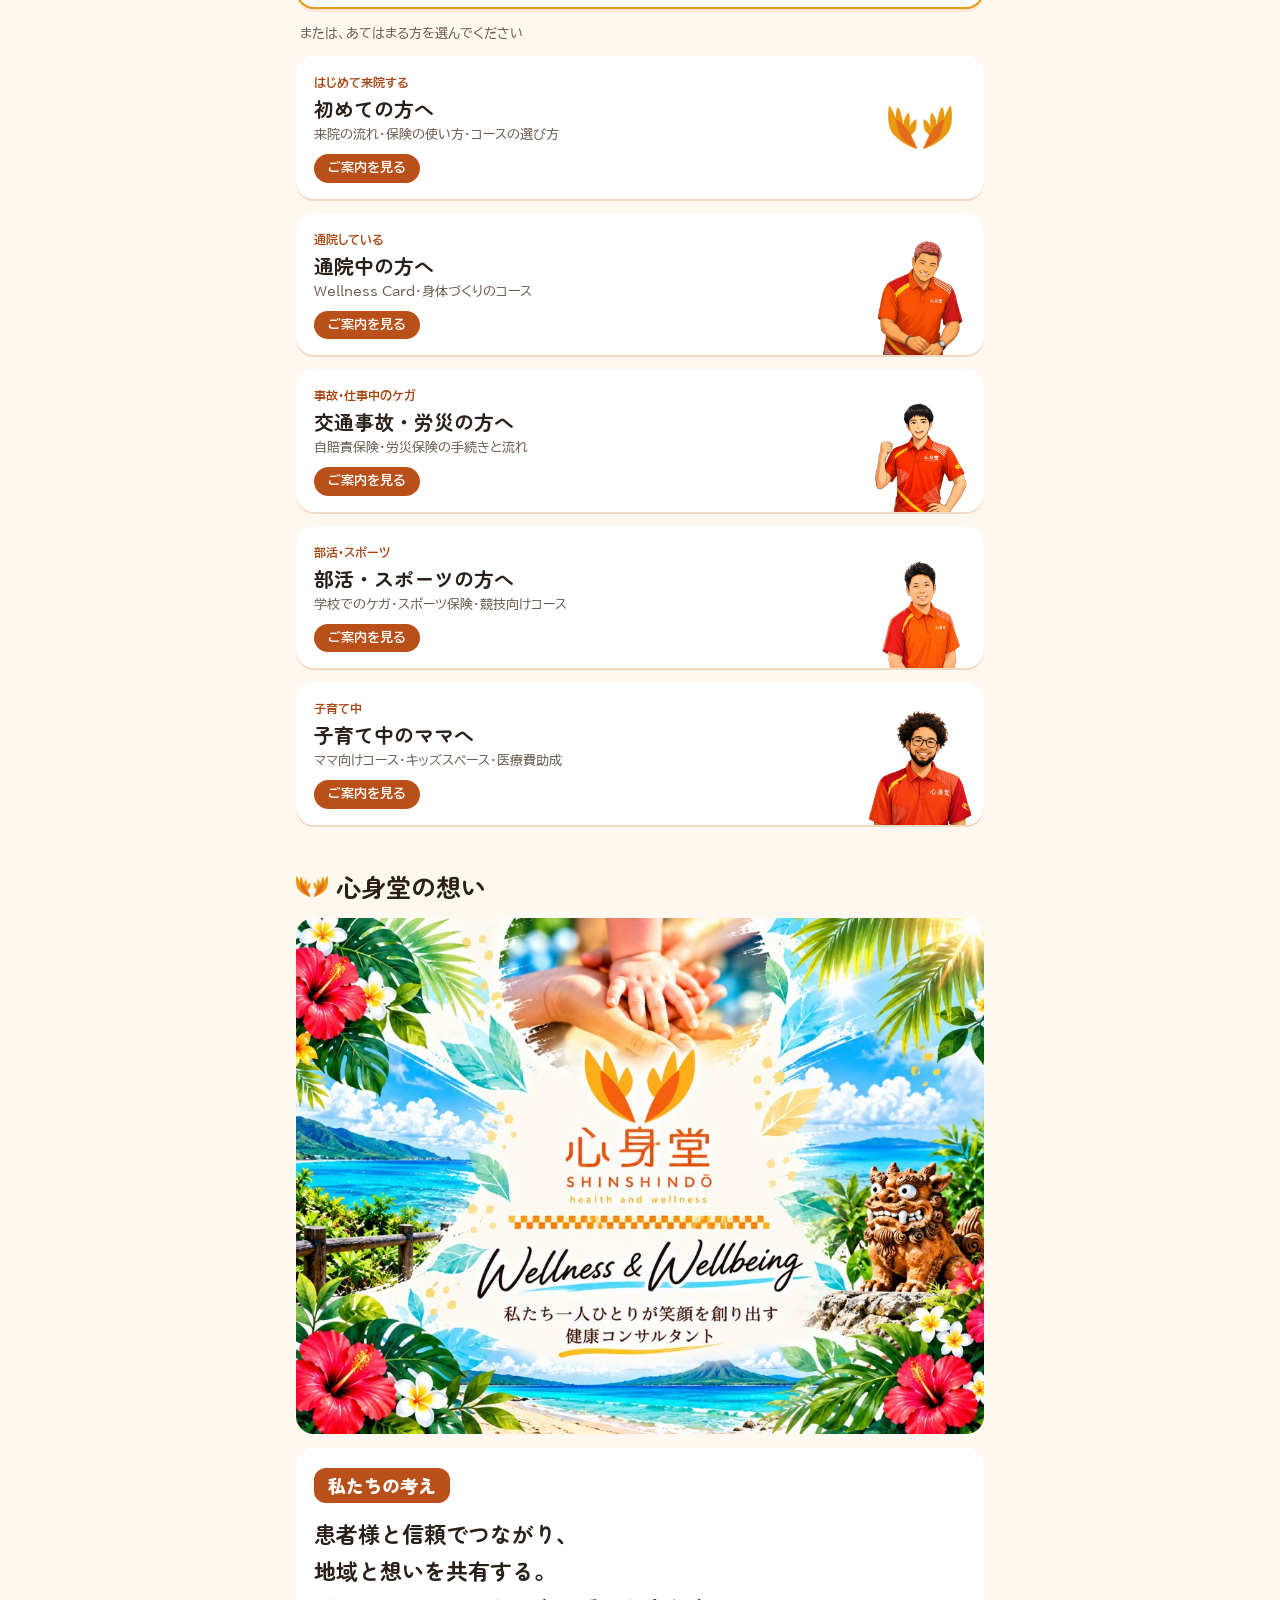
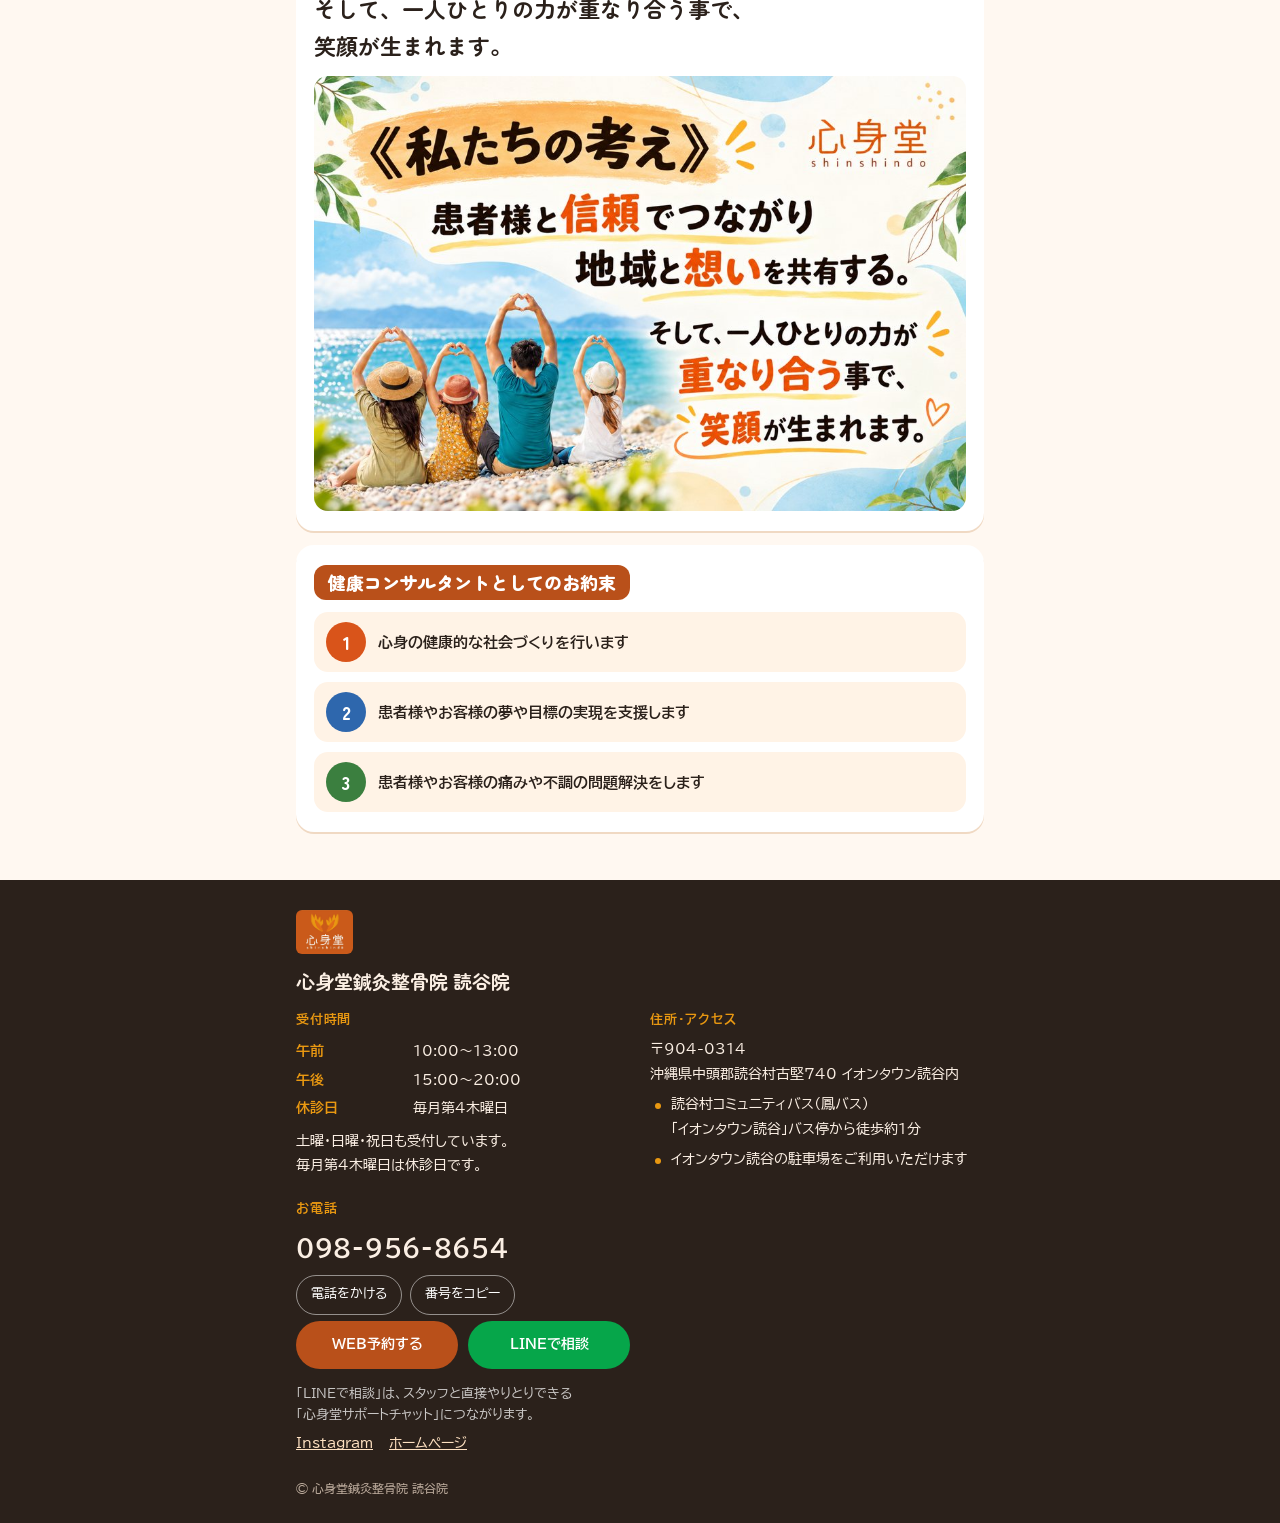
<file: menu.html>
<!doctype html>
<html lang="ja">
<head>
<meta charset="utf-8">
<meta name="viewport" content="width=device-width,initial-scale=1,viewport-fit=cover">
<title>ご案内メニュー｜心身堂</title>
<meta name="description" content="心身堂鍼灸整骨院 読谷院のご案内。保険の使い方・来院の流れ・コースの選び方、症状のご相談についてまとめました。">
<meta property="og:type" content="website">
<meta property="og:title" content="ご案内メニュー｜心身堂">
<meta property="og:description" content="心身堂鍼灸整骨院 読谷院のご案内。保険の使い方・来院の流れ・コースの選び方、症状のご相談についてまとめました。">
<meta property="og:url" content="https://shinshindo-okinawa.github.io/shinshindo-guide/menu.html">
<meta property="og:image" content="https://shinshindo-okinawa.github.io/shinshindo-guide/img/og.jpg">
<meta property="og:image:width" content="1200">
<meta property="og:image:height" content="630">
<meta property="og:site_name" content="心身堂鍼灸整骨院 読谷院">
<meta property="og:locale" content="ja_JP">
<meta name="twitter:card" content="summary_large_image">
<meta name="claude:viewport-fit-sides" content="cover">
<link rel="preconnect" href="https://fonts.googleapis.com"><link rel="preconnect" href="https://fonts.gstatic.com" crossorigin><link rel="stylesheet" href="https://fonts.googleapis.com/css2?family=BIZ+UDPGothic:wght@400;700&family=Zen+Maru+Gothic:wght@500;700;900&display=swap">
<link rel="stylesheet" href="common.css">
</head>
<body>
<div id="app" data-page="menu"></div>
<script src="data.js"></script>
<script src="render.js"></script>
</body>
</html>
</file>
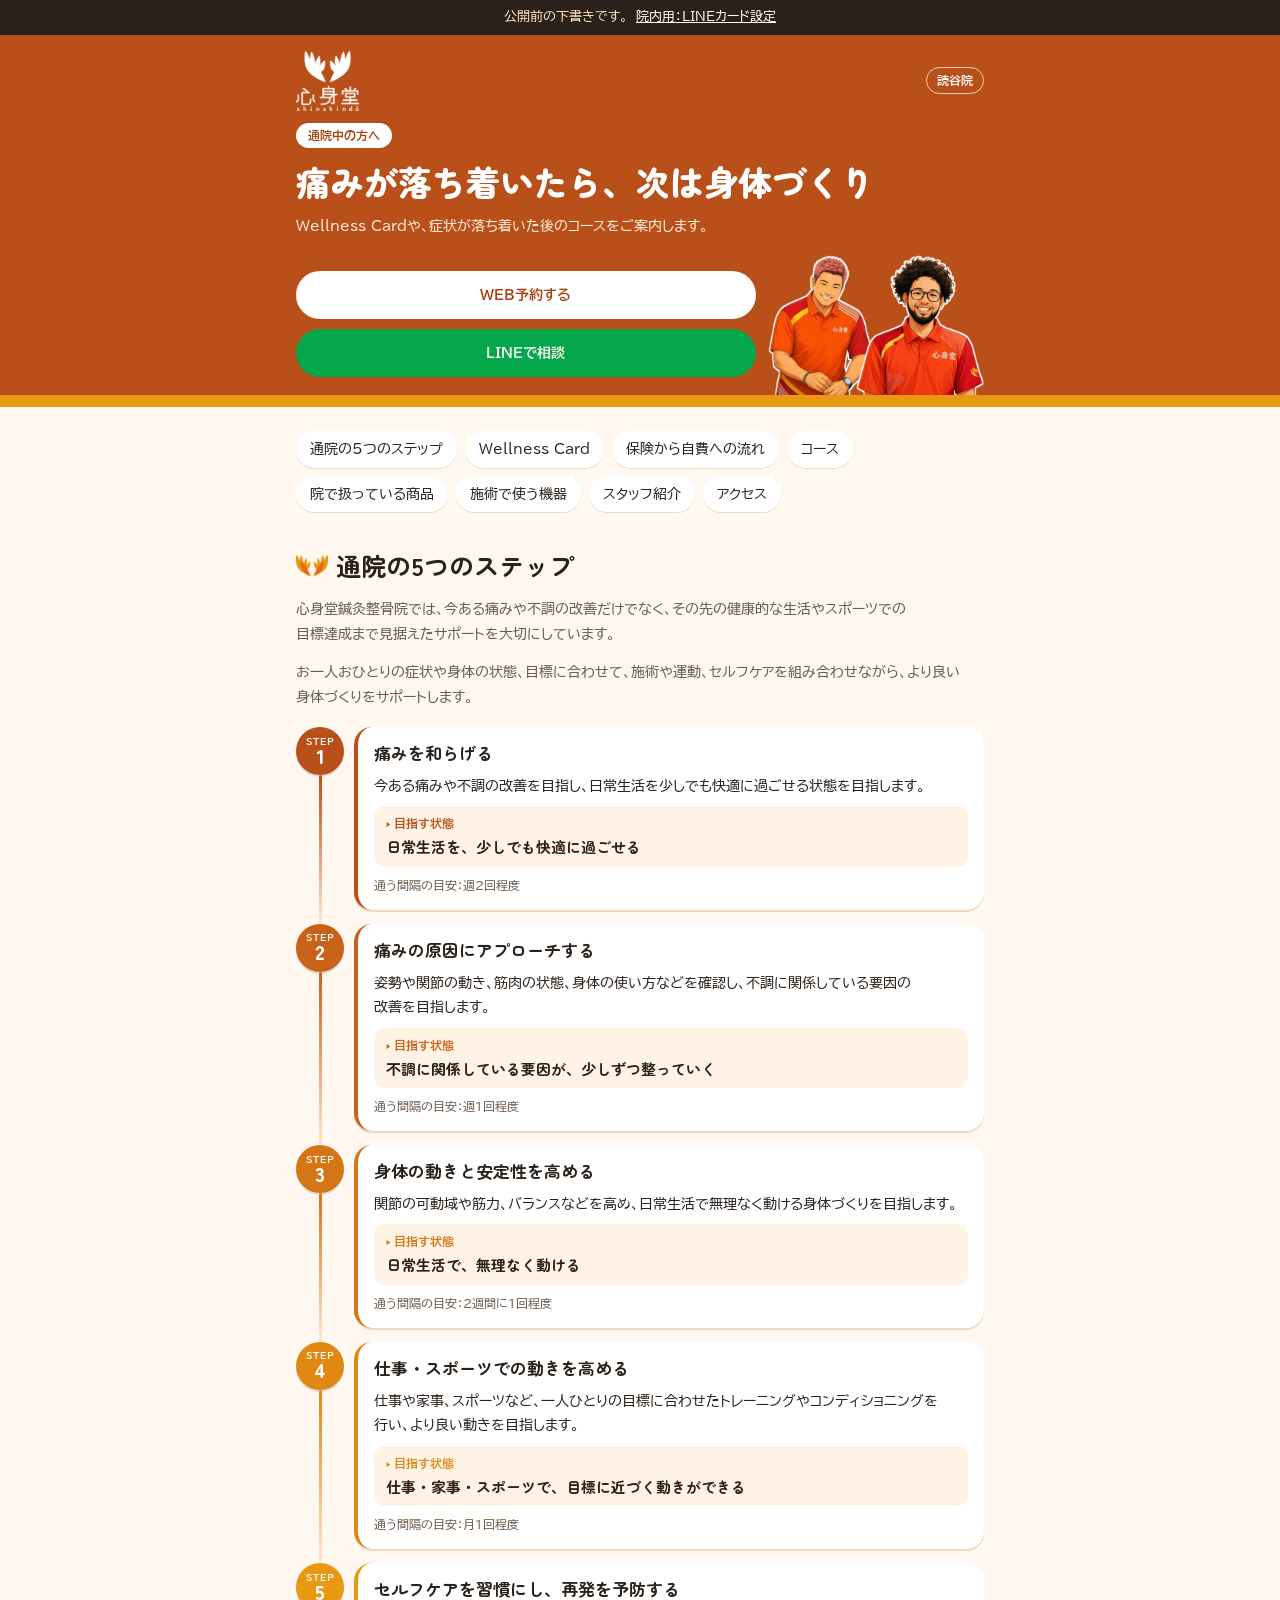
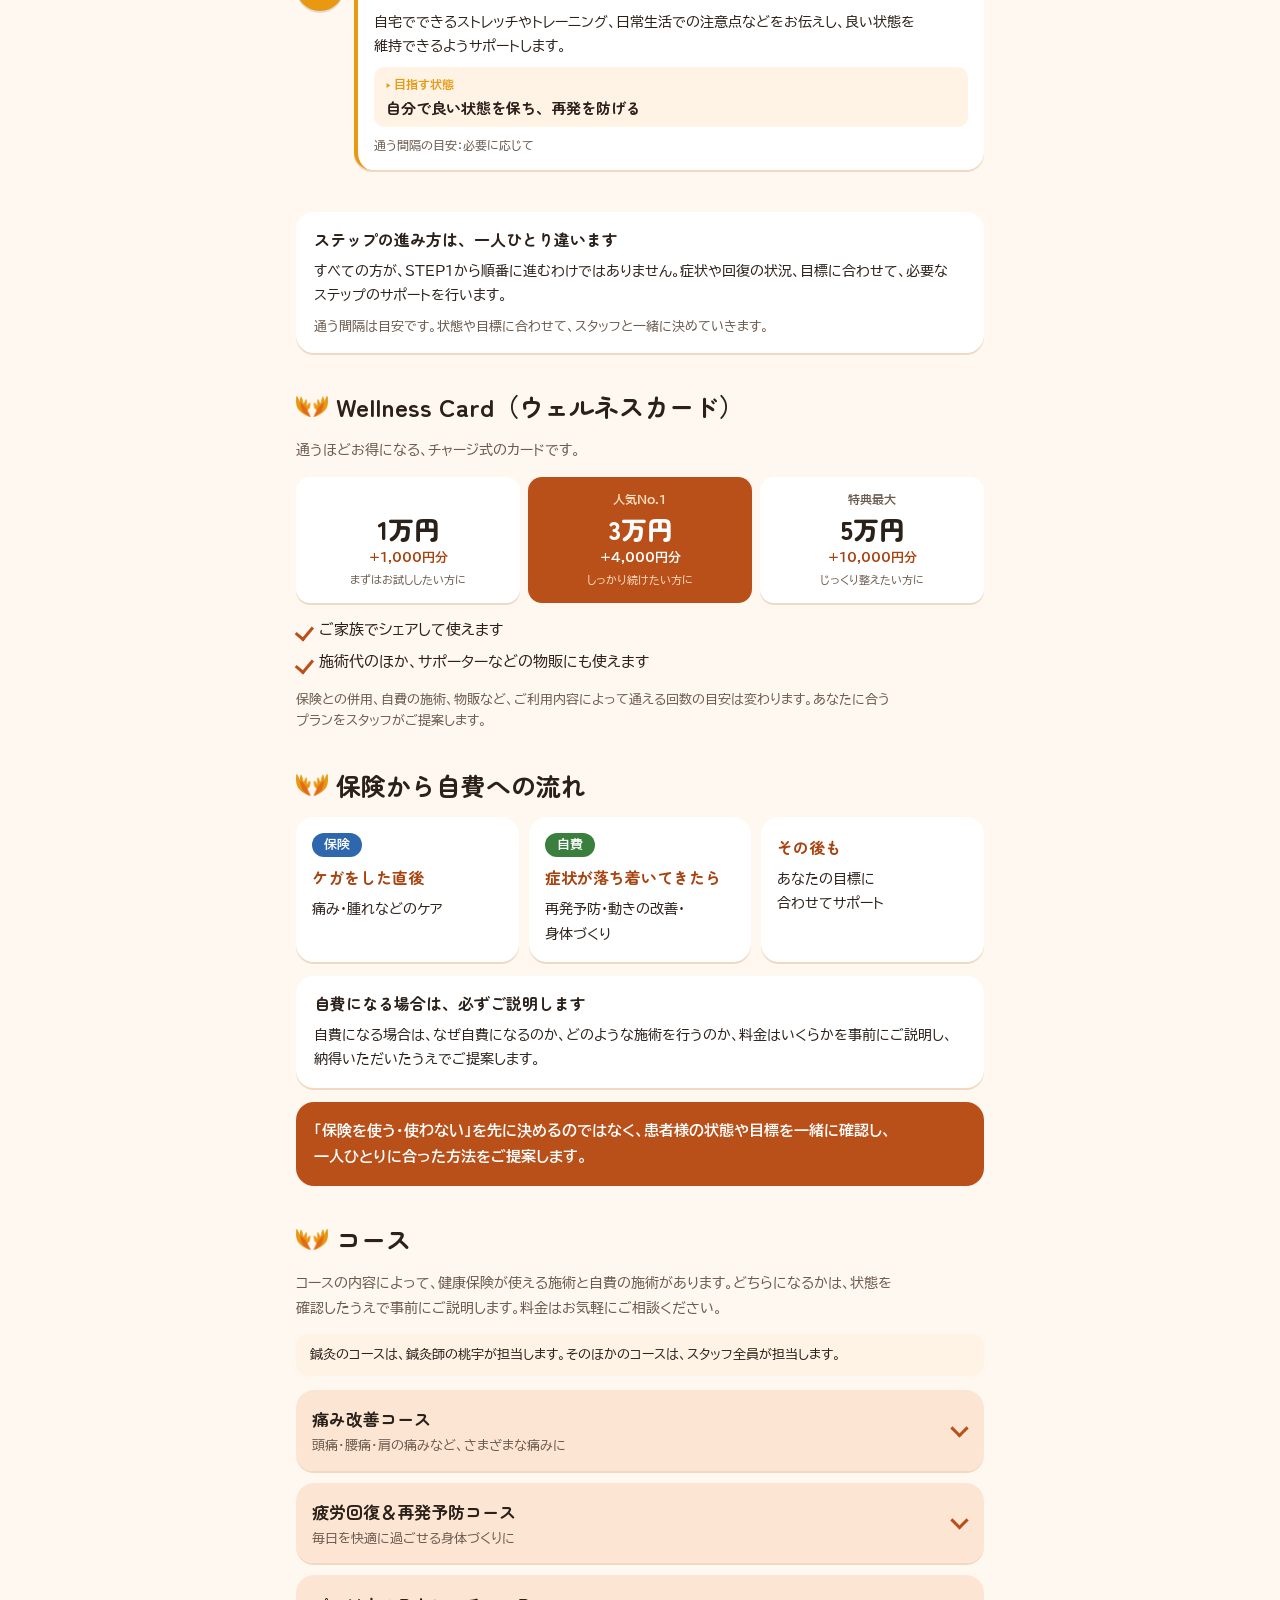
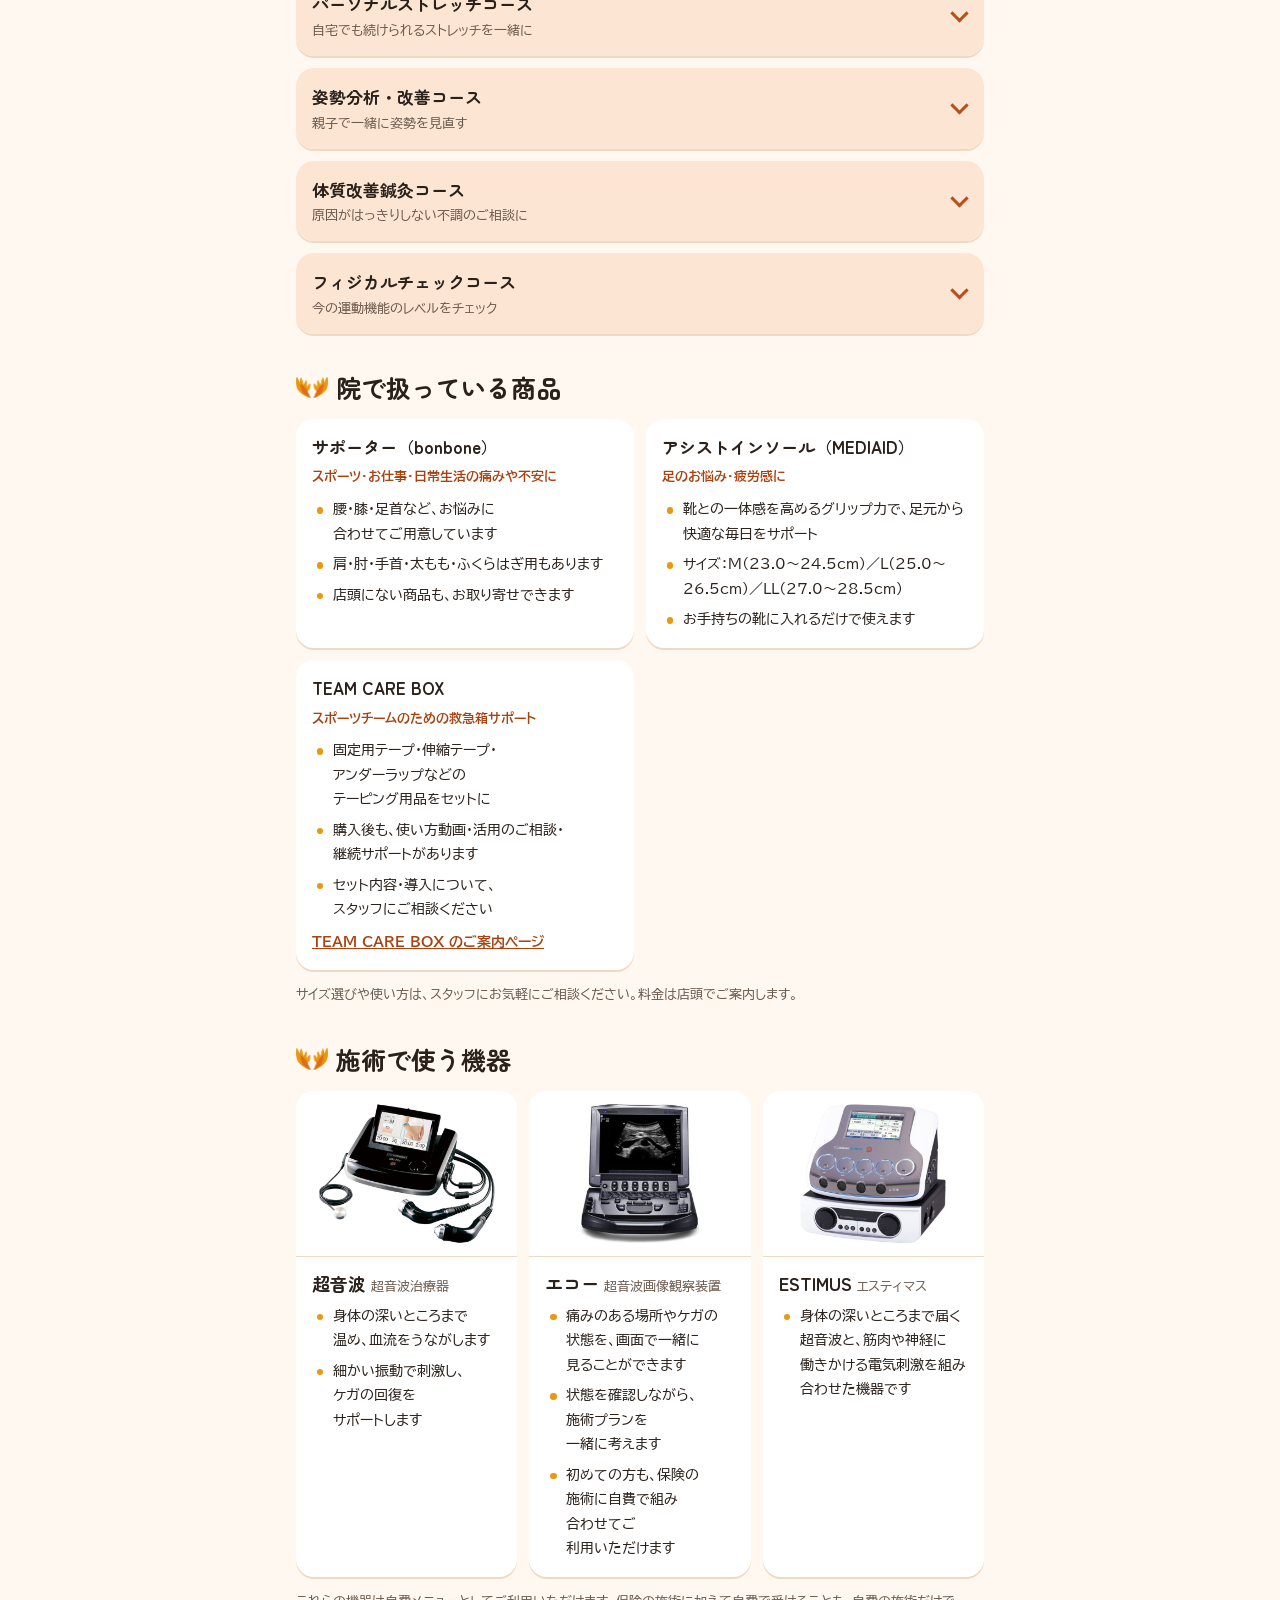
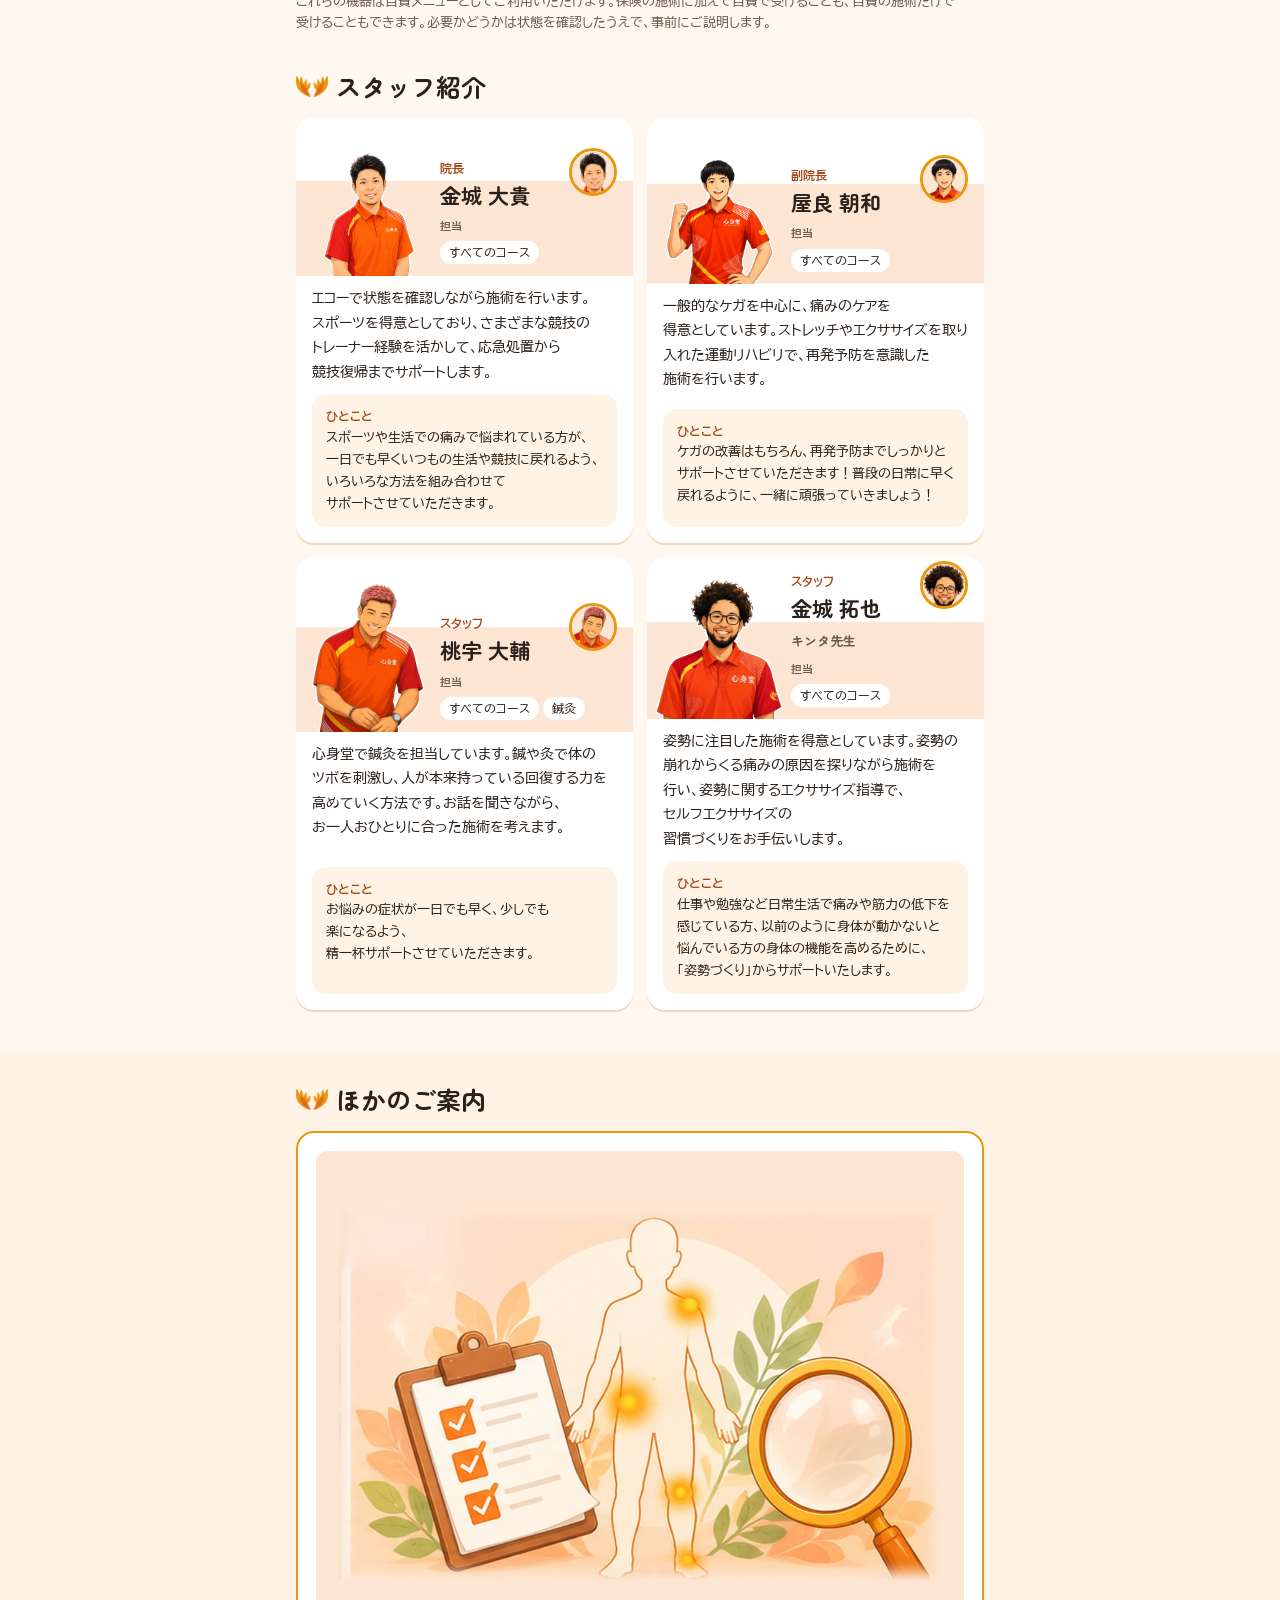
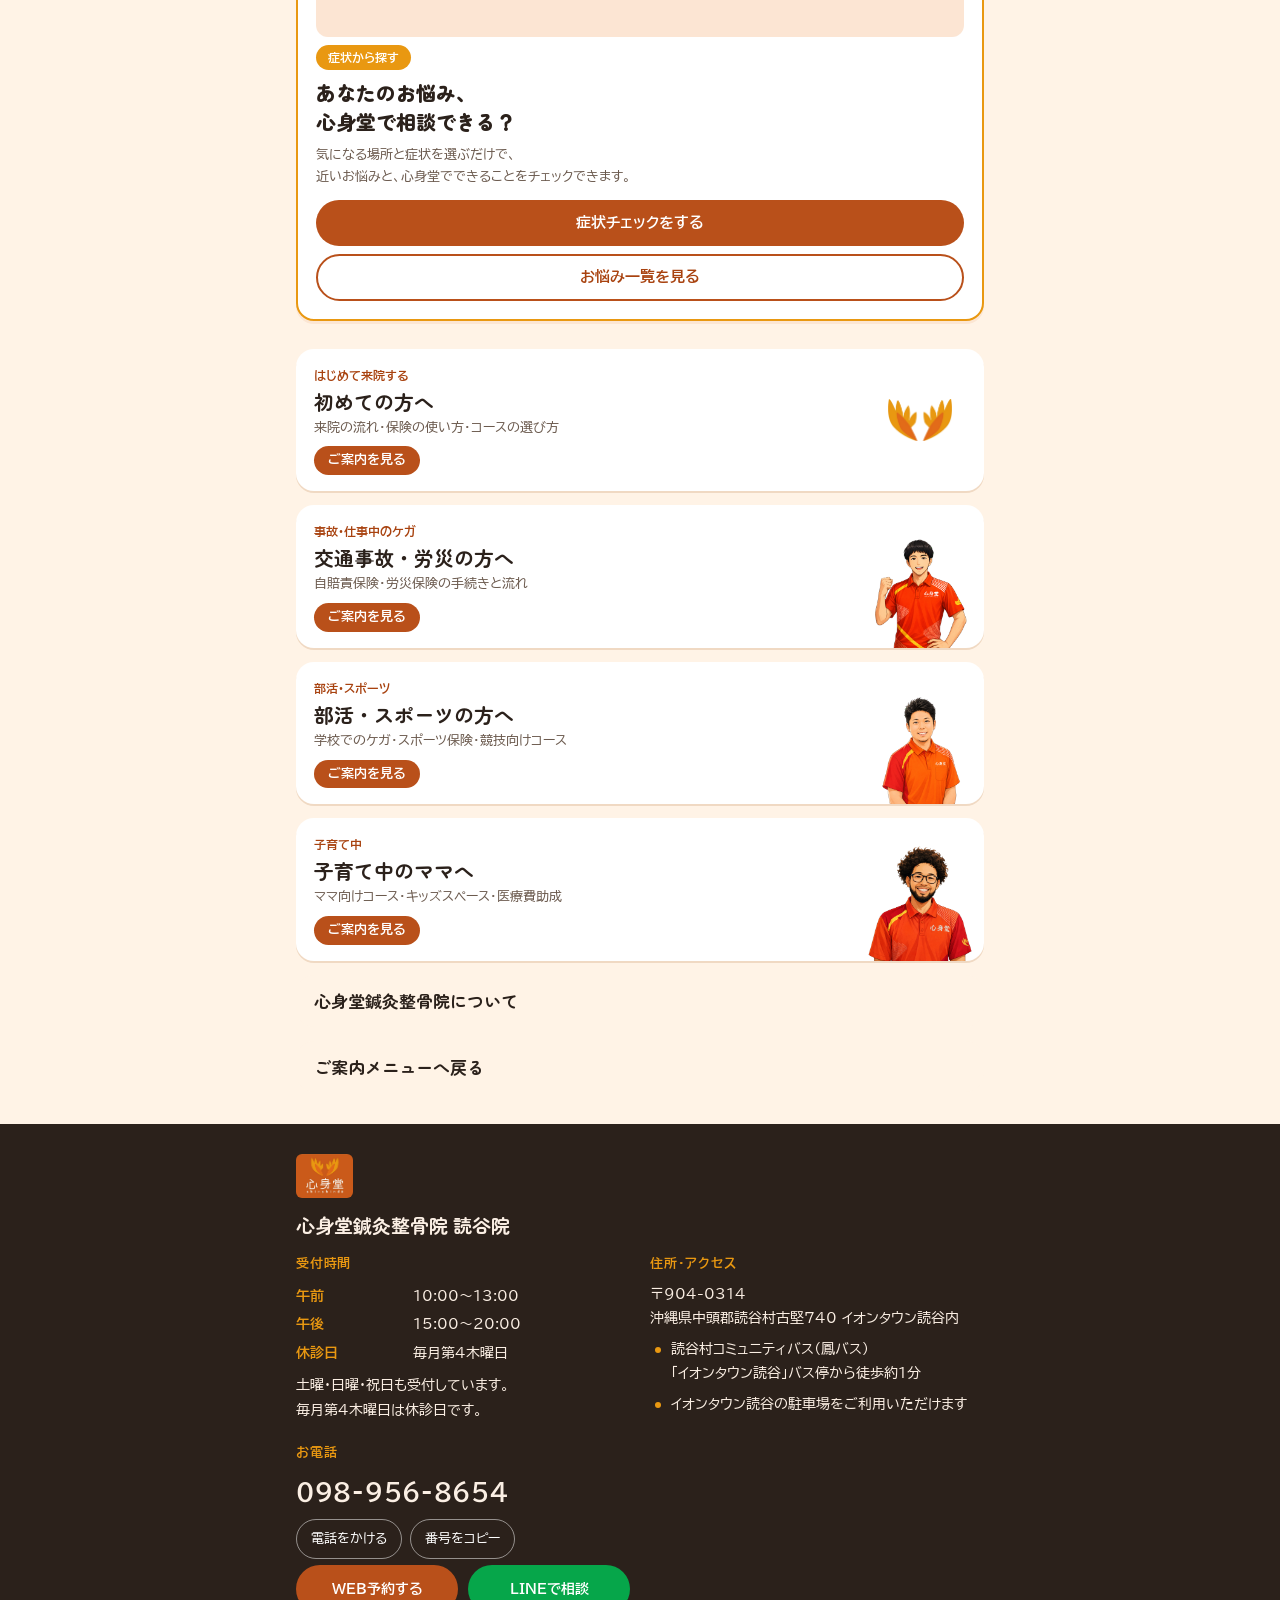
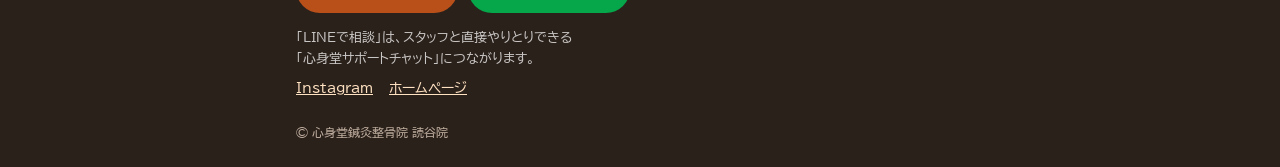
<file: regular.html>
<!doctype html>
<html lang="ja">
<head>
<meta charset="utf-8">
<meta name="viewport" content="width=device-width,initial-scale=1,viewport-fit=cover">
<title>通院中の方へ｜心身堂</title>
<meta name="description" content="心身堂鍼灸整骨院 読谷院のご案内。保険の使い方・来院の流れ・コースの選び方、症状のご相談についてまとめました。">
<meta property="og:type" content="website">
<meta property="og:title" content="通院中の方へ｜心身堂">
<meta property="og:description" content="心身堂鍼灸整骨院 読谷院のご案内。保険の使い方・来院の流れ・コースの選び方、症状のご相談についてまとめました。">
<meta property="og:url" content="https://shinshindo-okinawa.github.io/shinshindo-guide/regular.html">
<meta property="og:image" content="https://shinshindo-okinawa.github.io/shinshindo-guide/img/og.jpg">
<meta property="og:image:width" content="1200">
<meta property="og:image:height" content="630">
<meta property="og:site_name" content="心身堂鍼灸整骨院 読谷院">
<meta property="og:locale" content="ja_JP">
<meta name="twitter:card" content="summary_large_image">
<meta name="claude:viewport-fit-sides" content="cover">
<link rel="preconnect" href="https://fonts.googleapis.com"><link rel="preconnect" href="https://fonts.gstatic.com" crossorigin><link rel="stylesheet" href="https://fonts.googleapis.com/css2?family=BIZ+UDPGothic:wght@400;700&family=Zen+Maru+Gothic:wght@500;700;900&display=swap">
<link rel="stylesheet" href="common.css">
</head>
<body>
<div id="app" data-page="regular"></div>
<script src="data.js"></script>
<script src="render.js"></script>
</body>
</html>
</file>
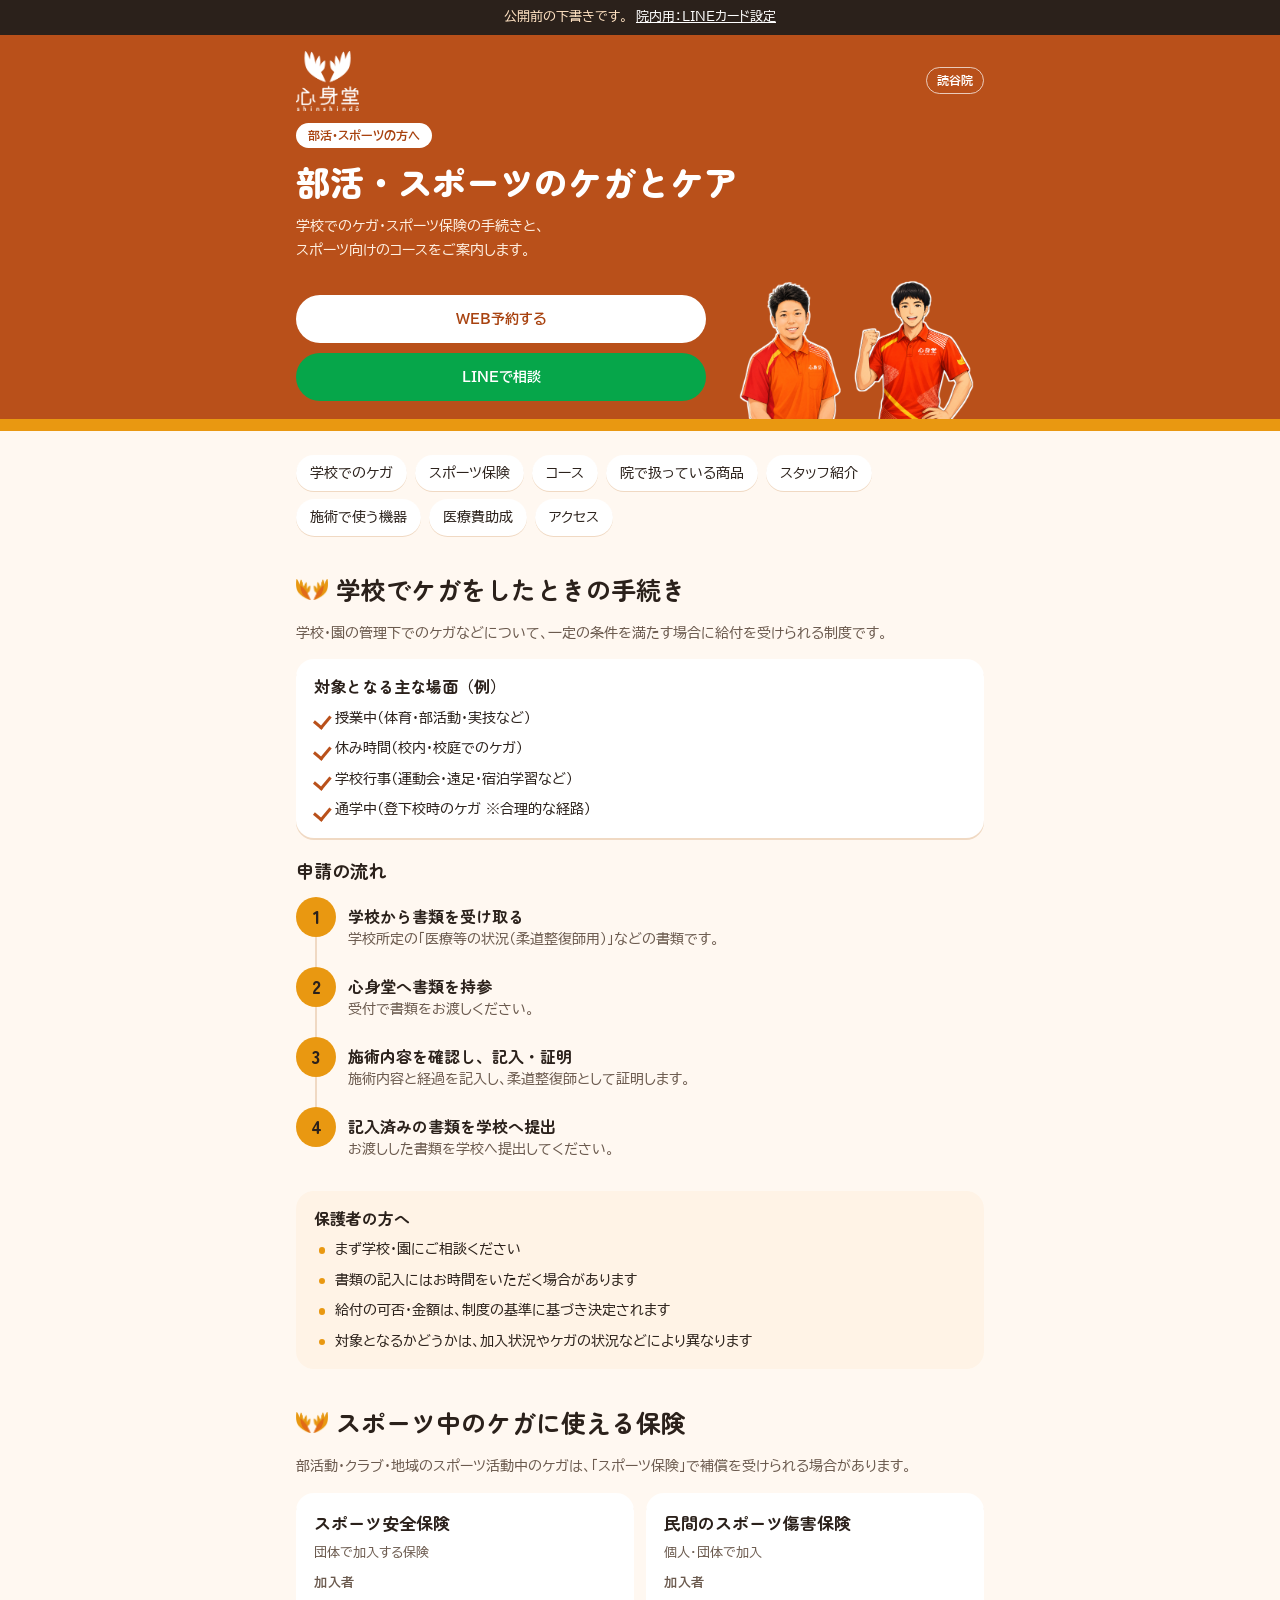
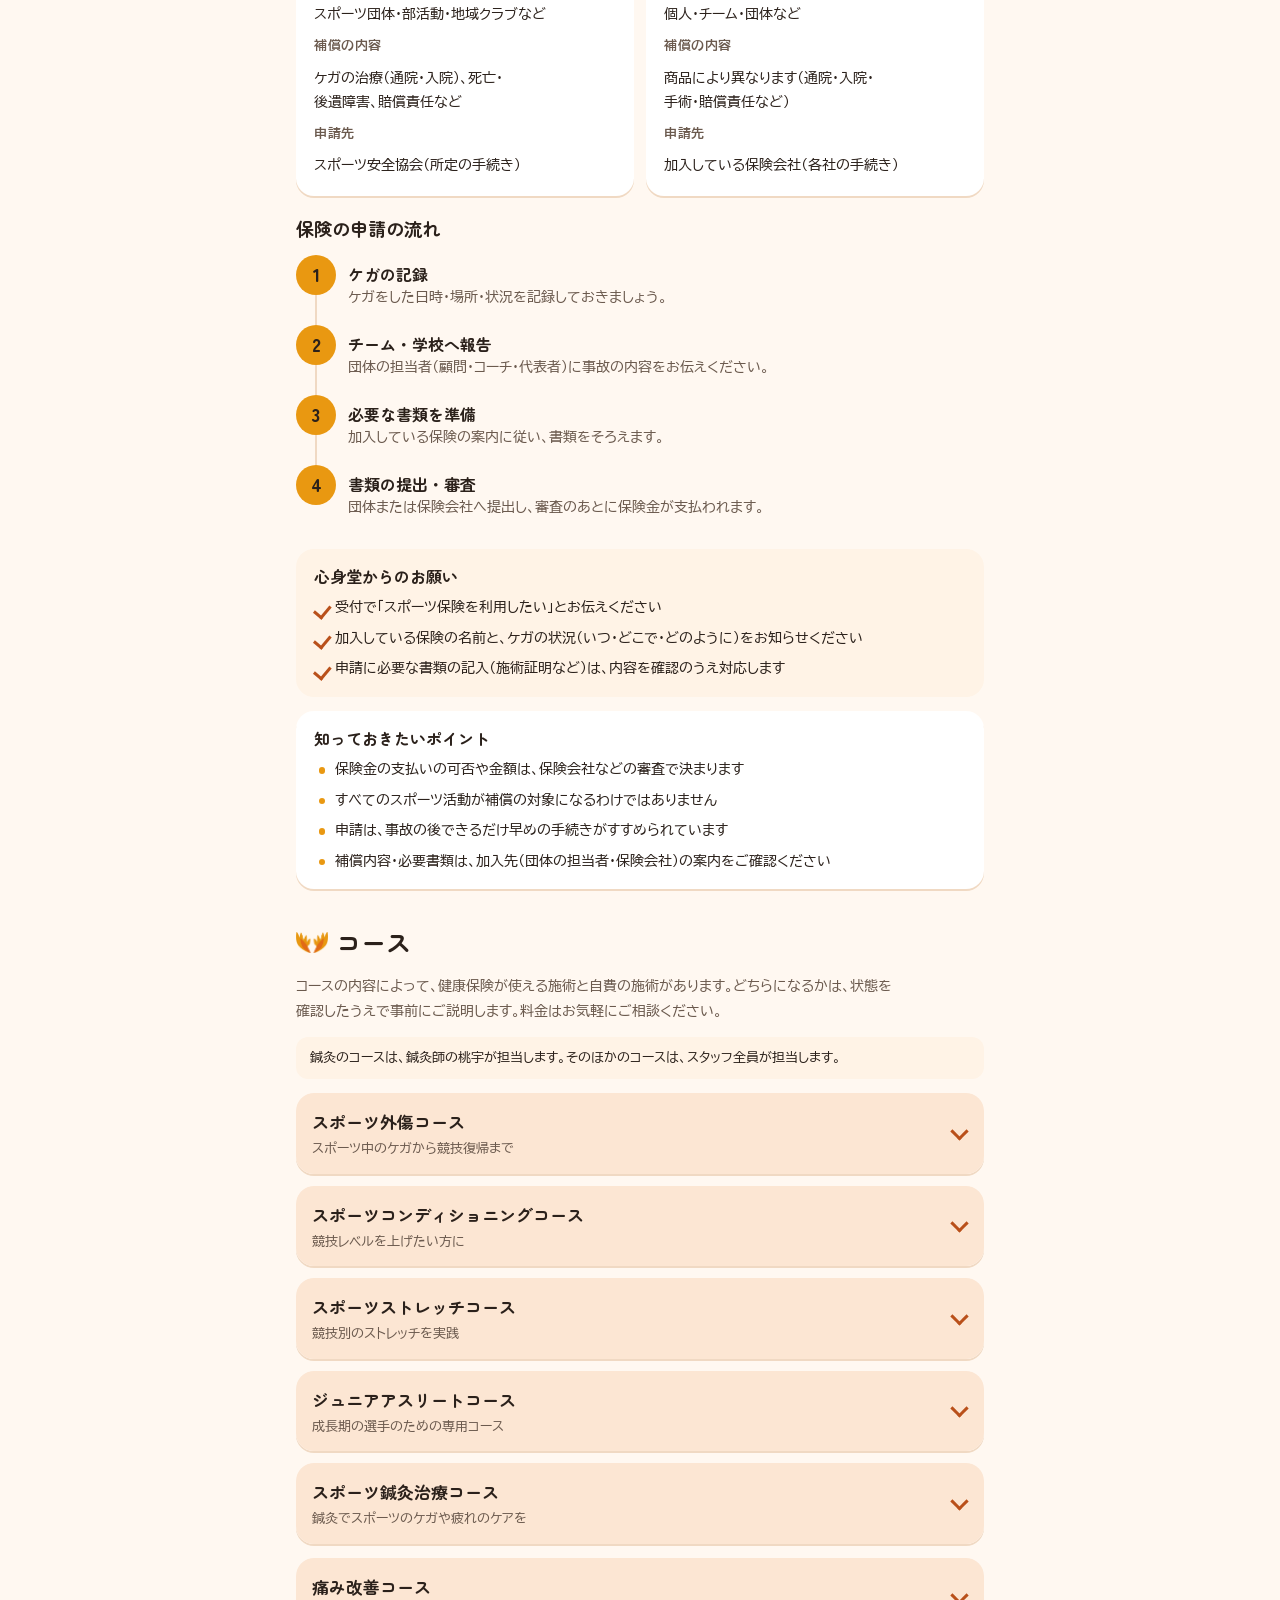
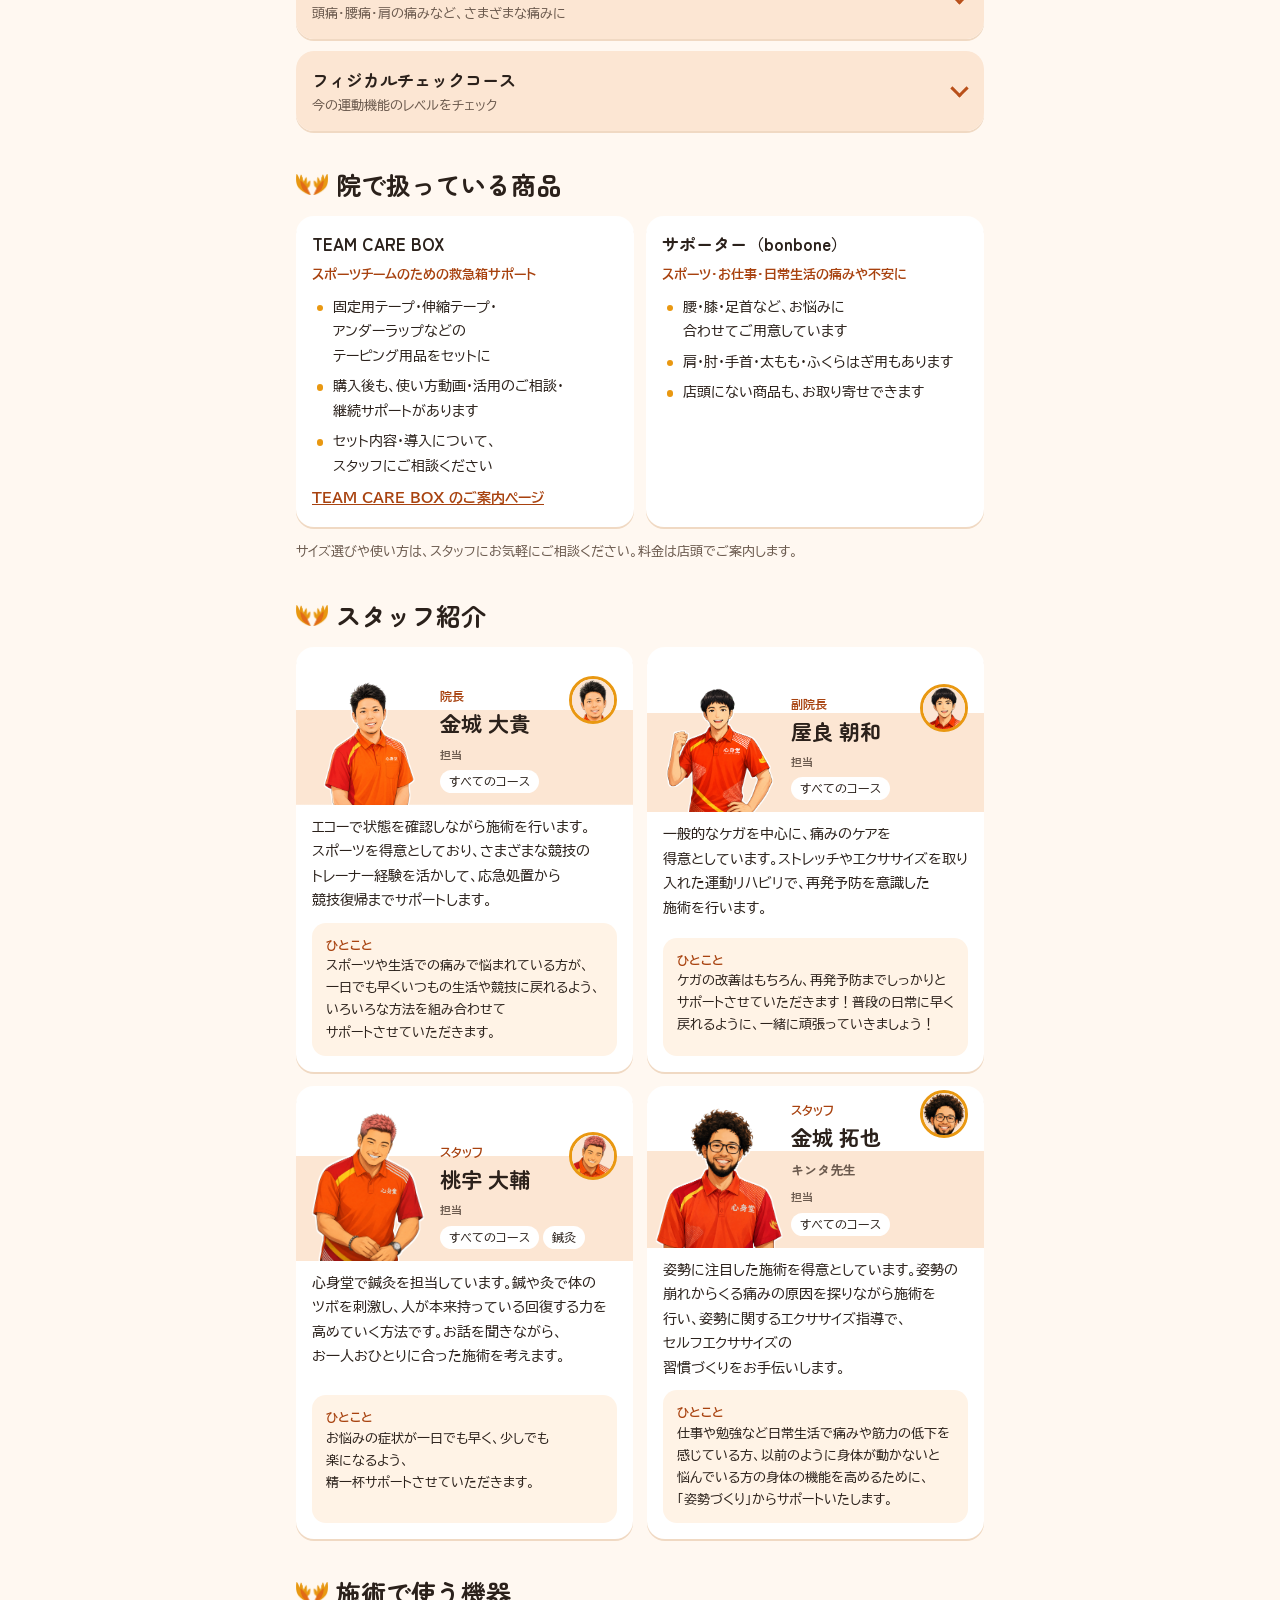
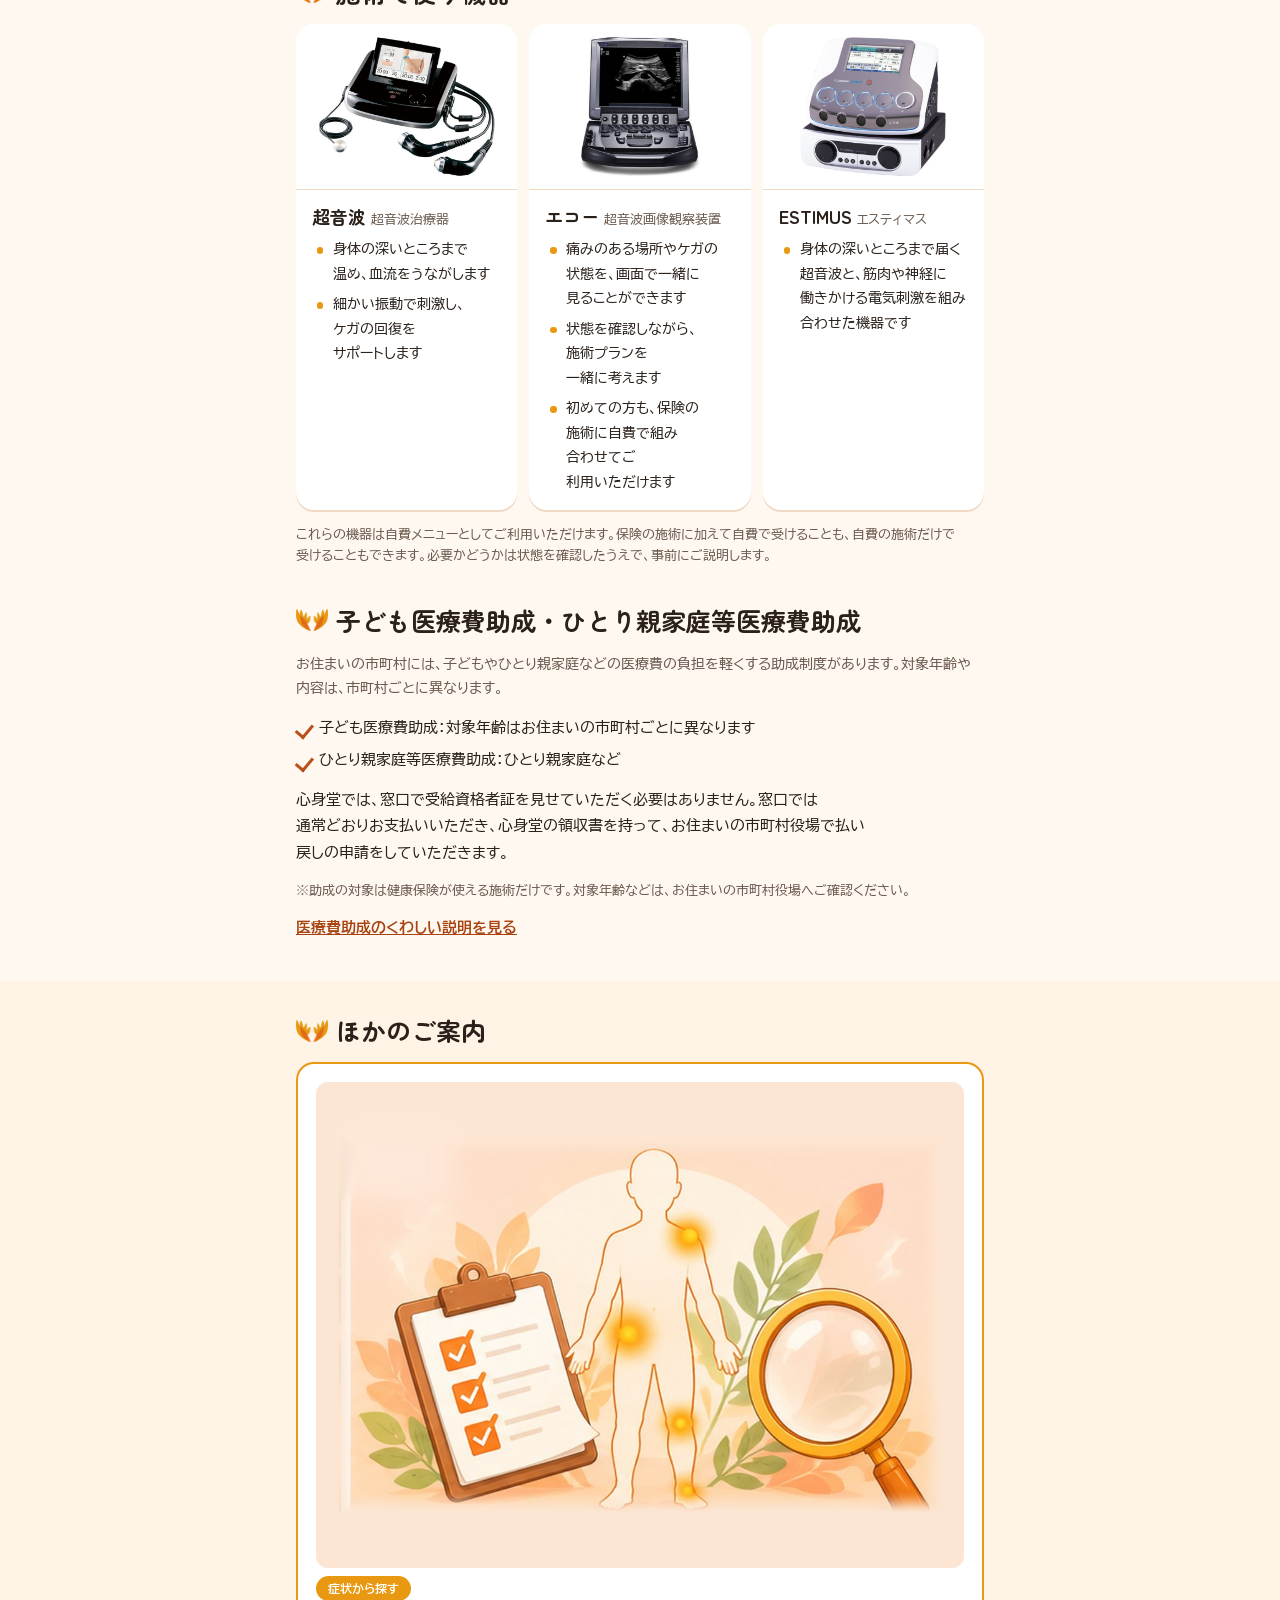
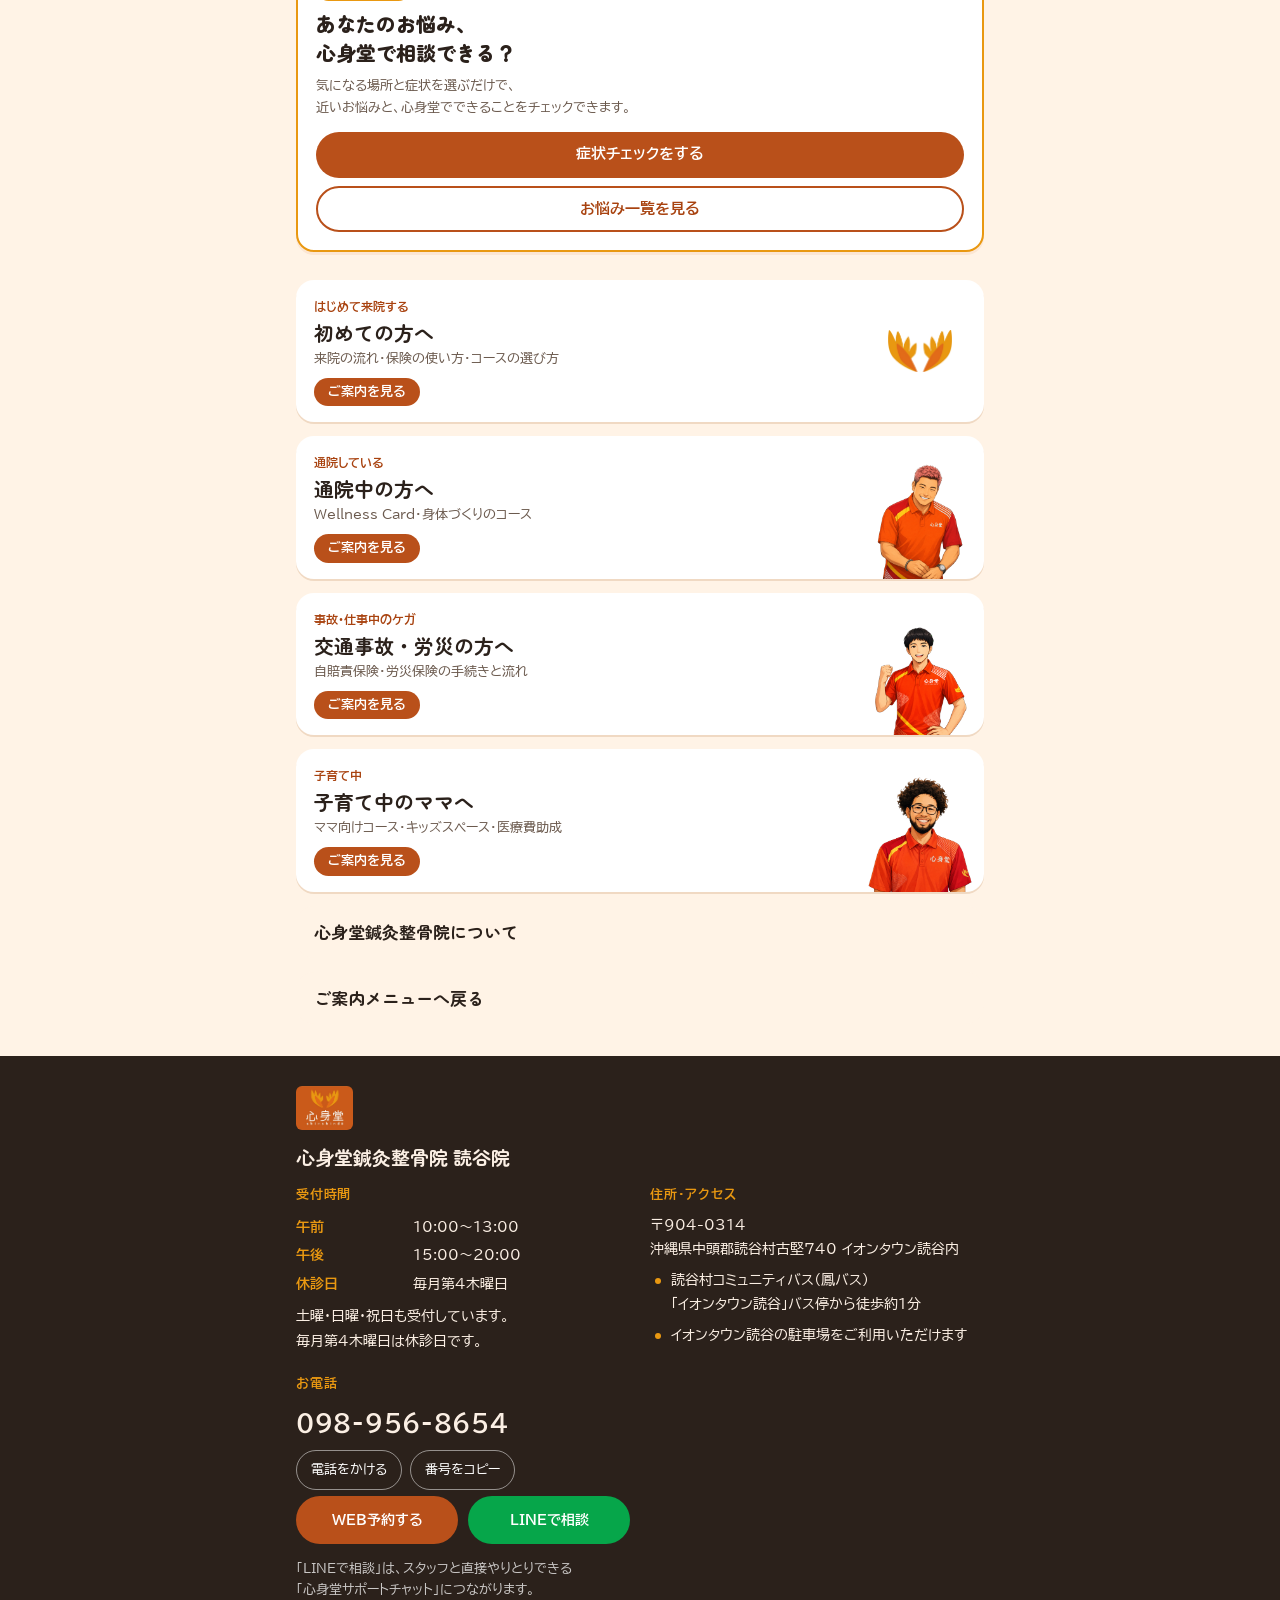
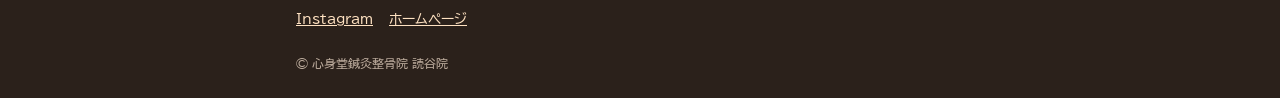
<file: sports.html>
<!doctype html>
<html lang="ja">
<head>
<meta charset="utf-8">
<meta name="viewport" content="width=device-width,initial-scale=1,viewport-fit=cover">
<title>部活・スポーツの方へ｜心身堂</title>
<meta name="description" content="心身堂鍼灸整骨院 読谷院のご案内。保険の使い方・来院の流れ・コースの選び方、症状のご相談についてまとめました。">
<meta property="og:type" content="website">
<meta property="og:title" content="部活・スポーツの方へ｜心身堂">
<meta property="og:description" content="心身堂鍼灸整骨院 読谷院のご案内。保険の使い方・来院の流れ・コースの選び方、症状のご相談についてまとめました。">
<meta property="og:url" content="https://shinshindo-okinawa.github.io/shinshindo-guide/sports.html">
<meta property="og:image" content="https://shinshindo-okinawa.github.io/shinshindo-guide/img/og.jpg">
<meta property="og:image:width" content="1200">
<meta property="og:image:height" content="630">
<meta property="og:site_name" content="心身堂鍼灸整骨院 読谷院">
<meta property="og:locale" content="ja_JP">
<meta name="twitter:card" content="summary_large_image">
<meta name="claude:viewport-fit-sides" content="cover">
<link rel="preconnect" href="https://fonts.googleapis.com"><link rel="preconnect" href="https://fonts.gstatic.com" crossorigin><link rel="stylesheet" href="https://fonts.googleapis.com/css2?family=BIZ+UDPGothic:wght@400;700&family=Zen+Maru+Gothic:wght@500;700;900&display=swap">
<link rel="stylesheet" href="common.css">
</head>
<body>
<div id="app" data-page="sports"></div>
<script src="data.js"></script>
<script src="render.js"></script>
</body>
</html>
</file>
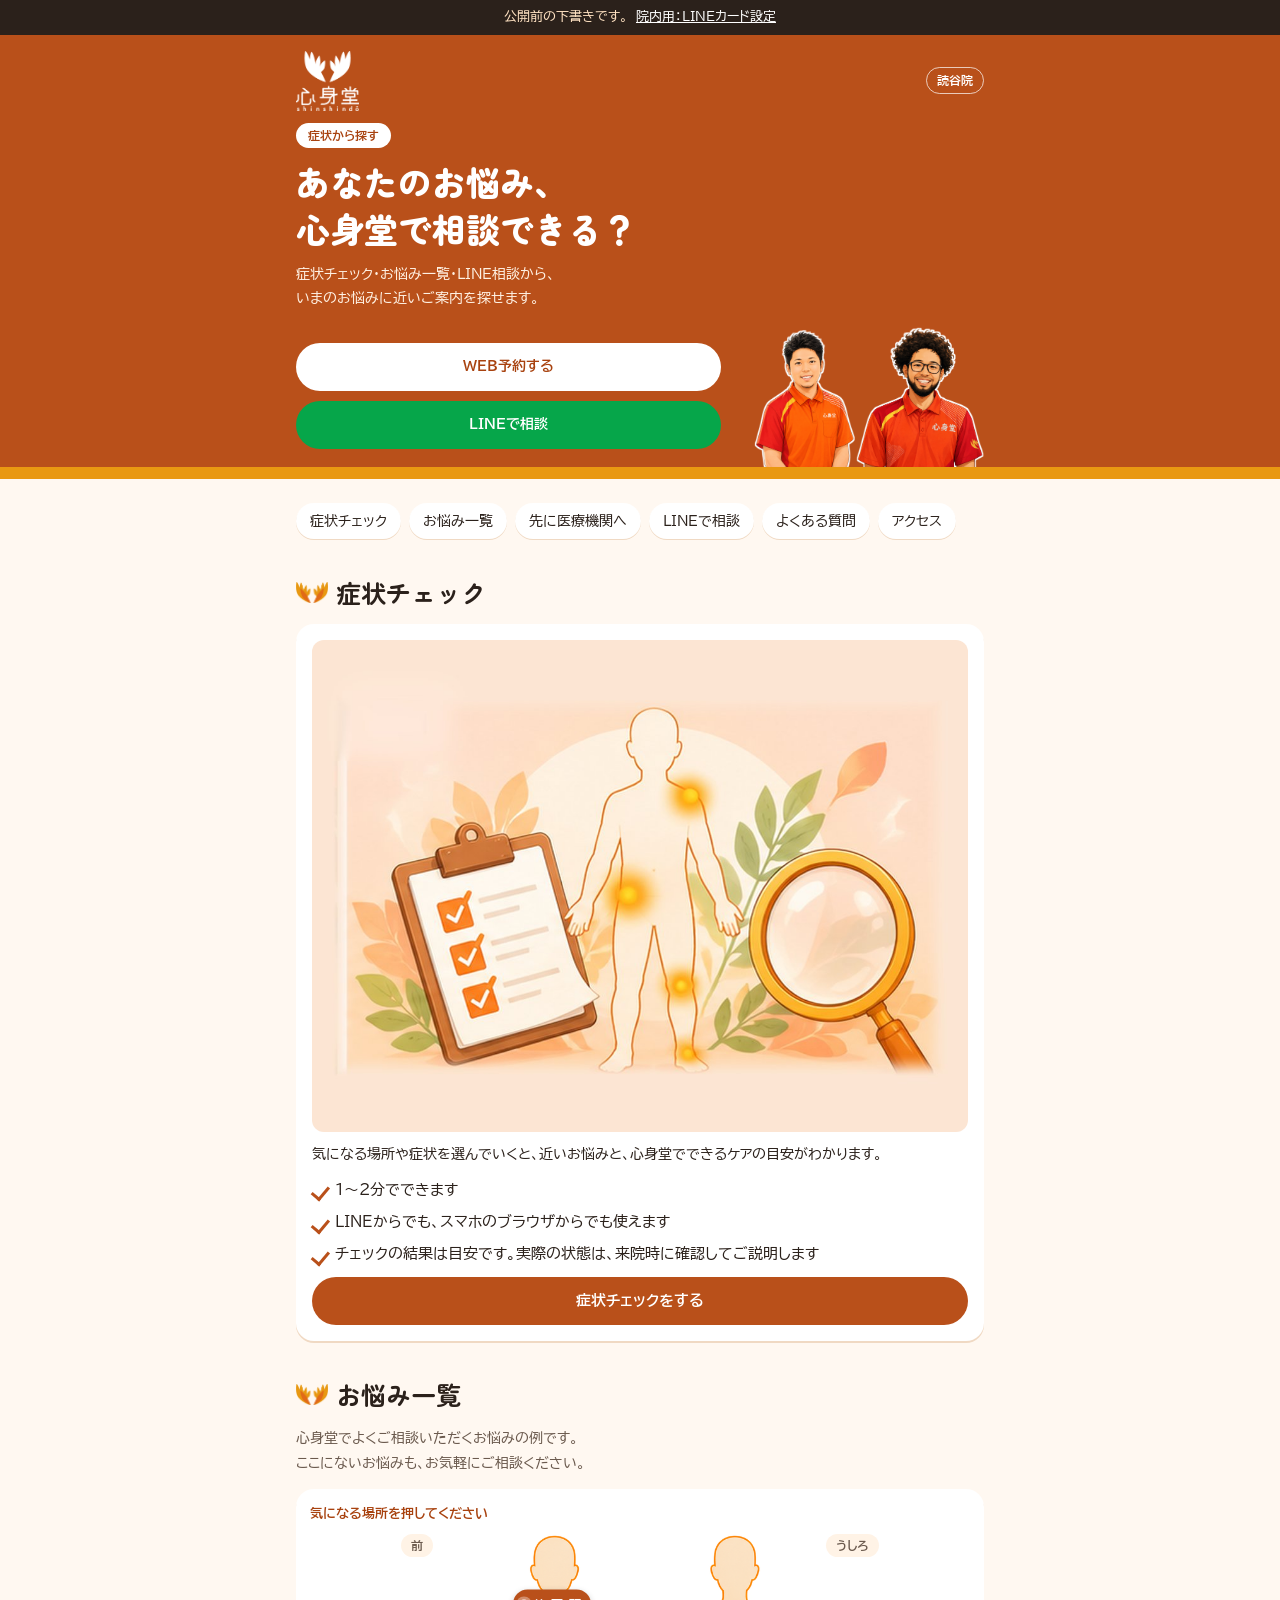
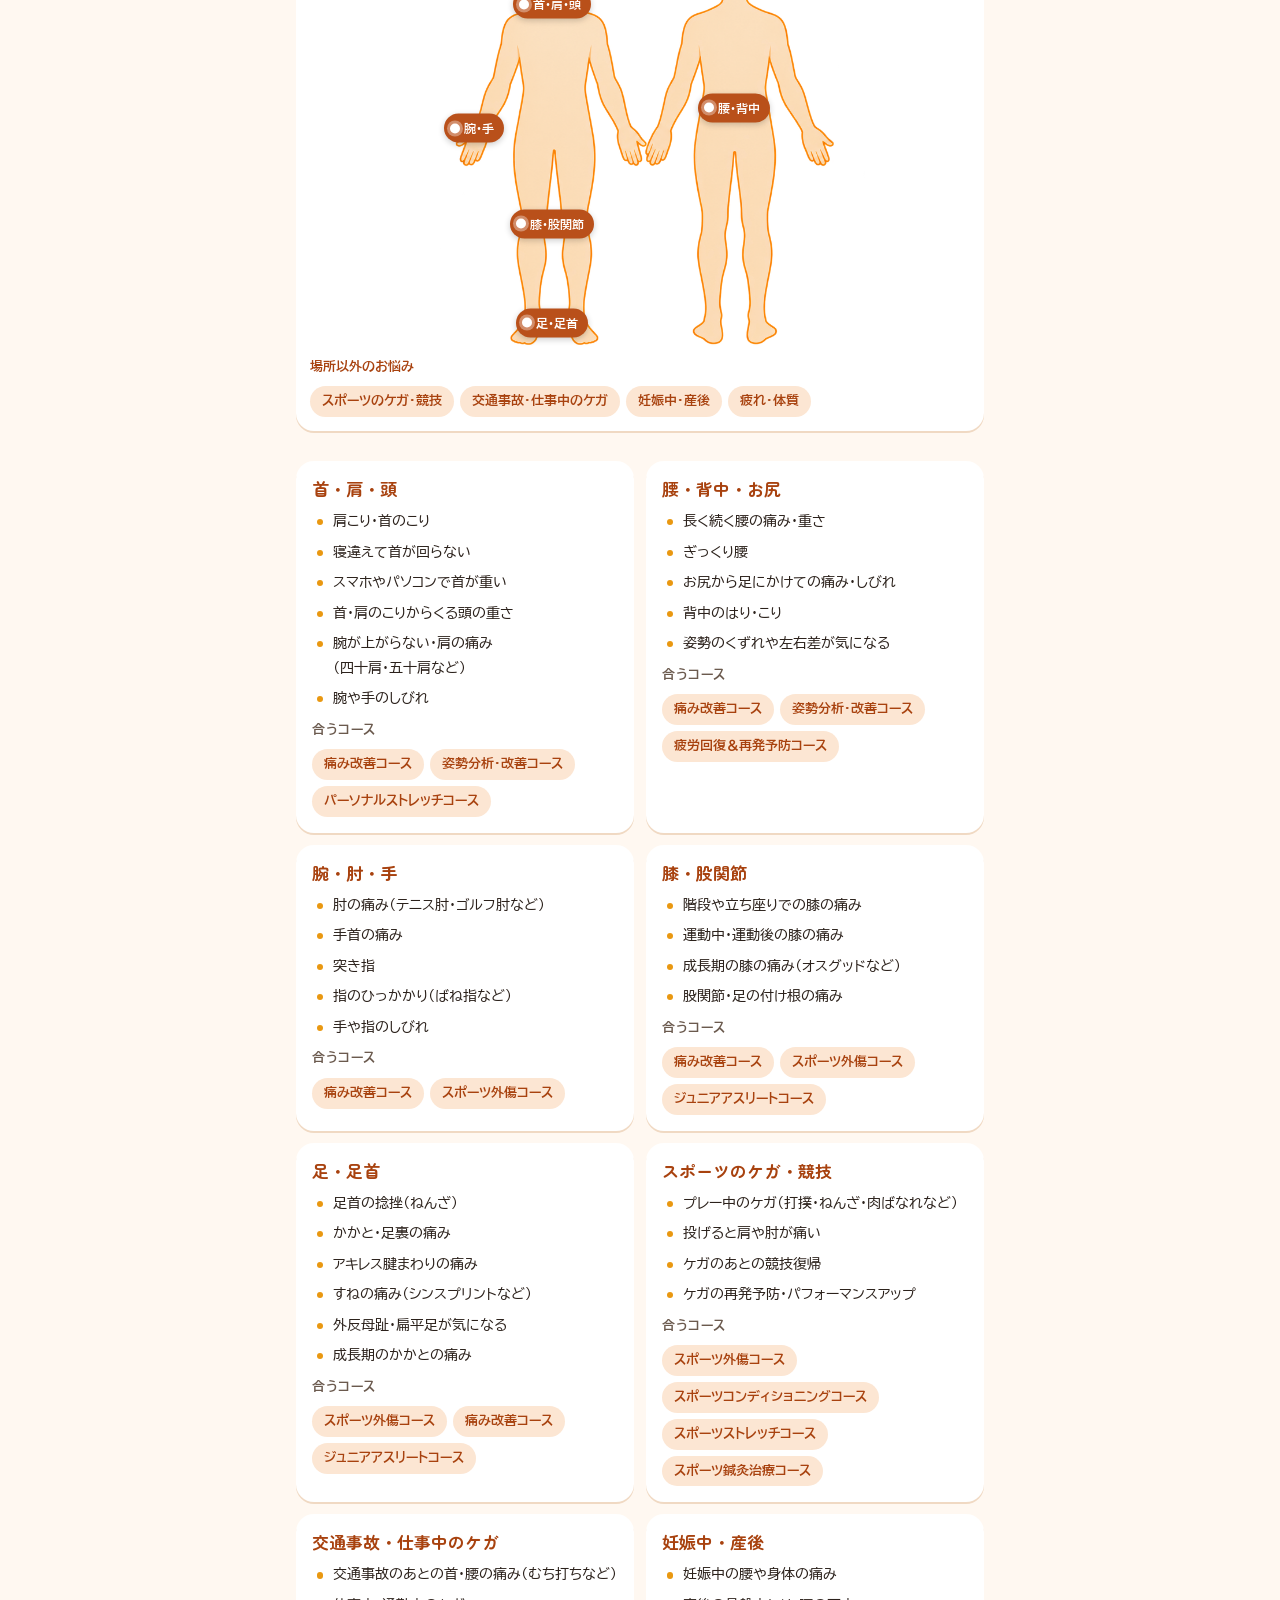
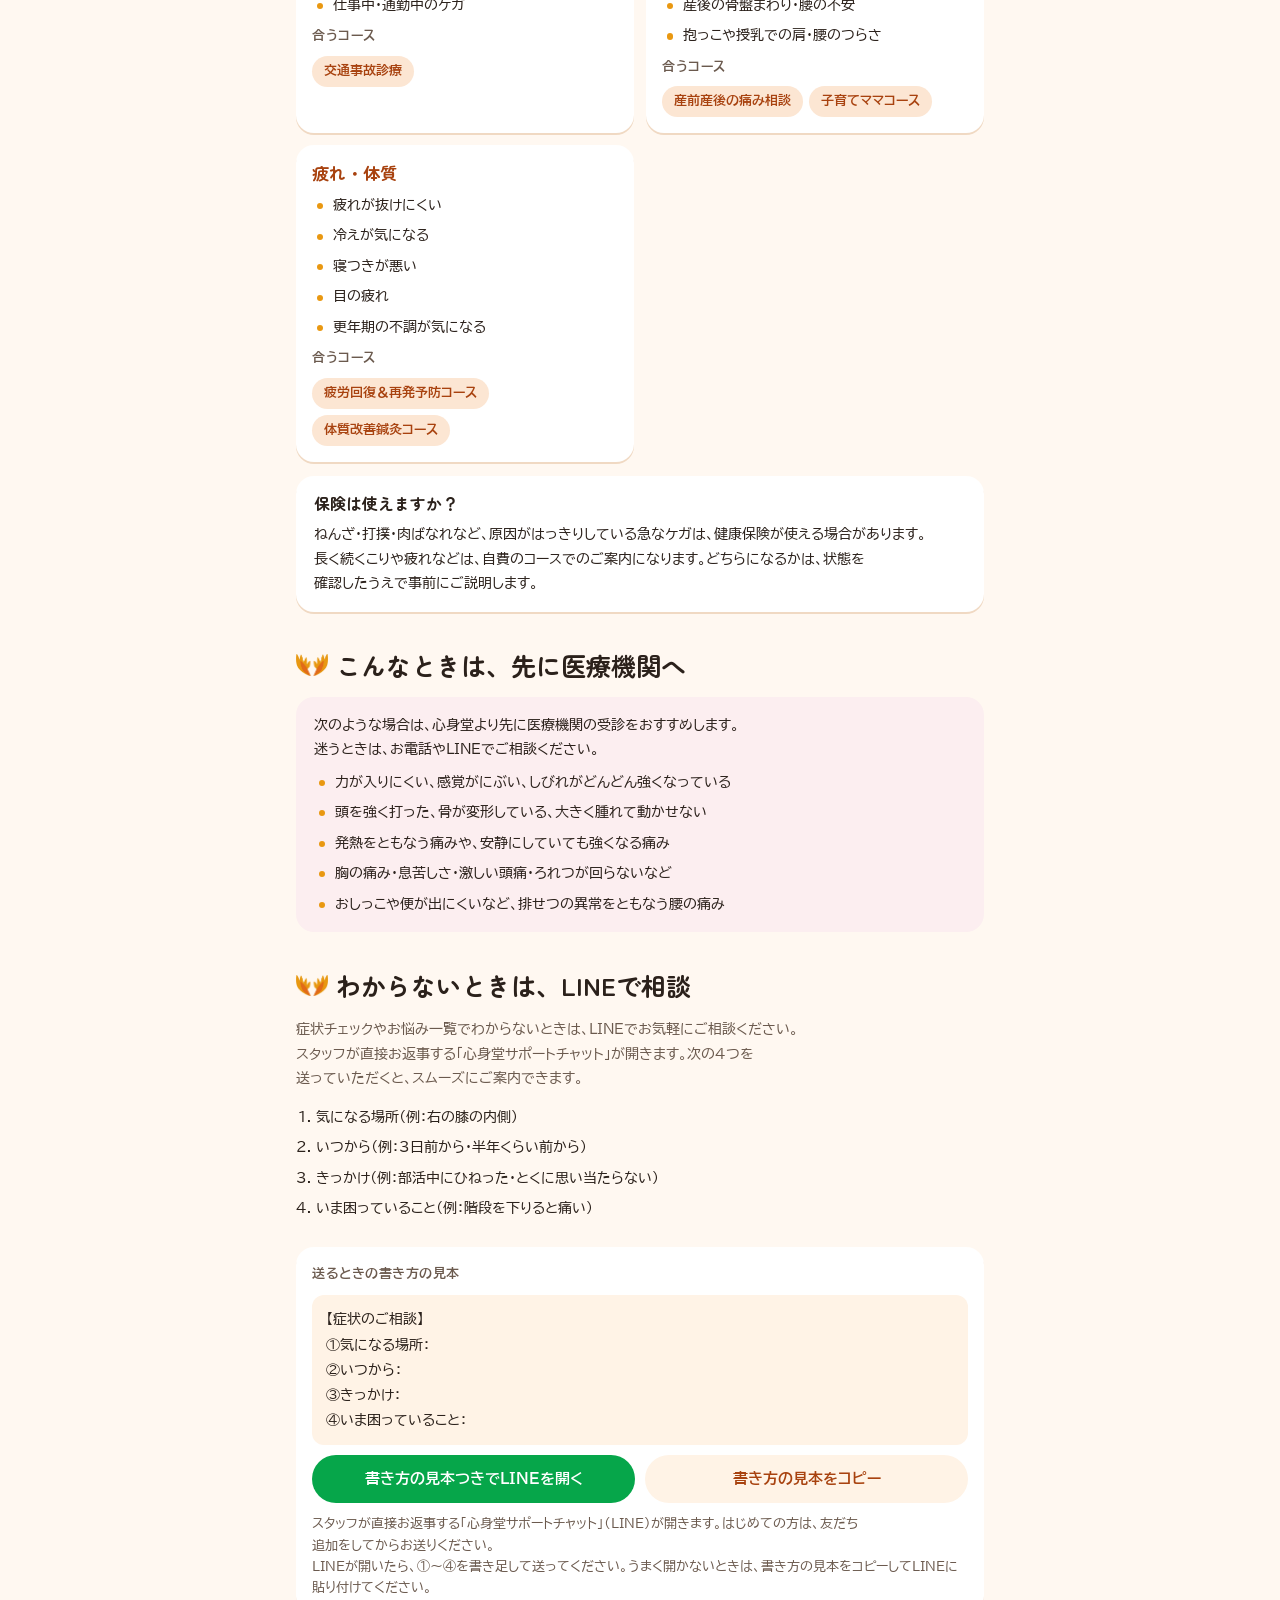
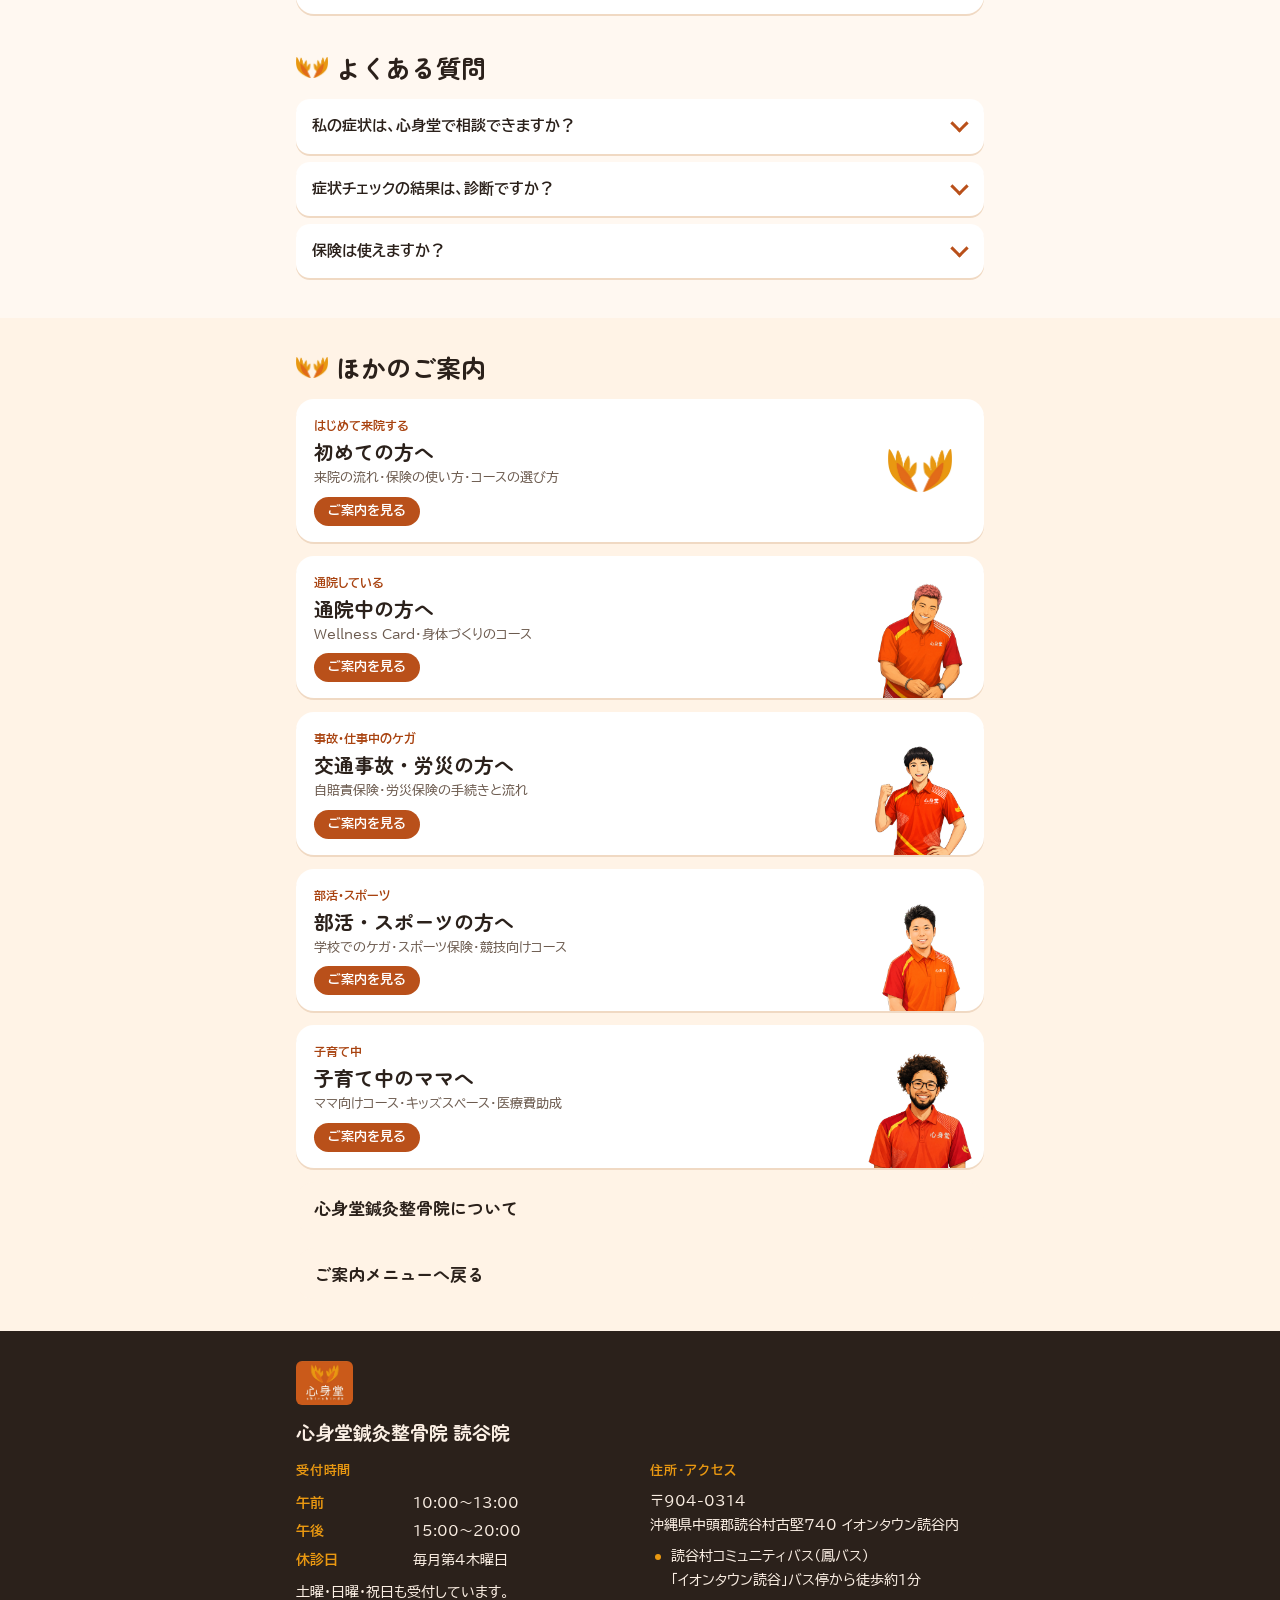
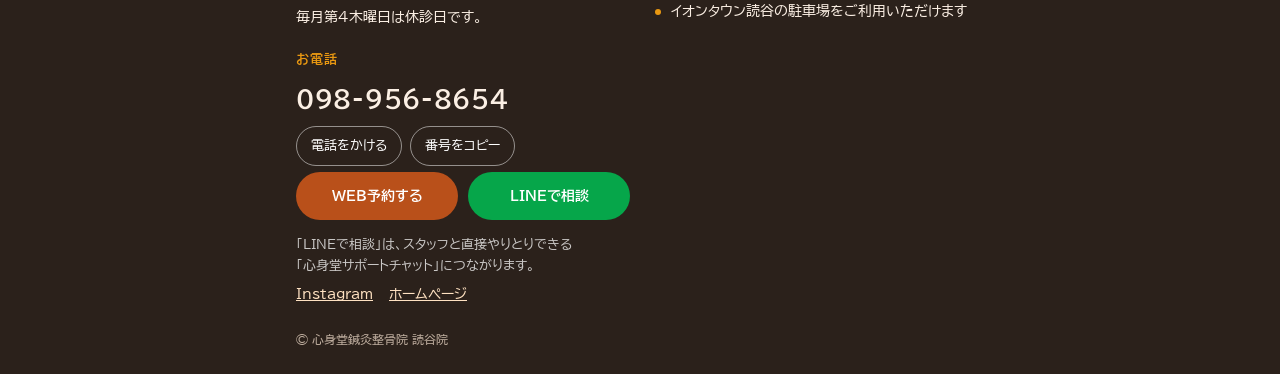
<file: symptoms.html>
<!doctype html>
<html lang="ja">
<head>
<meta charset="utf-8">
<meta name="viewport" content="width=device-width,initial-scale=1,viewport-fit=cover">
<title>症状から探す｜心身堂</title>
<meta name="description" content="心身堂鍼灸整骨院 読谷院のご案内。保険の使い方・来院の流れ・コースの選び方、症状のご相談についてまとめました。">
<meta property="og:type" content="website">
<meta property="og:title" content="症状から探す｜心身堂">
<meta property="og:description" content="心身堂鍼灸整骨院 読谷院のご案内。保険の使い方・来院の流れ・コースの選び方、症状のご相談についてまとめました。">
<meta property="og:url" content="https://shinshindo-okinawa.github.io/shinshindo-guide/symptoms.html">
<meta property="og:image" content="https://shinshindo-okinawa.github.io/shinshindo-guide/img/og.jpg">
<meta property="og:image:width" content="1200">
<meta property="og:image:height" content="630">
<meta property="og:site_name" content="心身堂鍼灸整骨院 読谷院">
<meta property="og:locale" content="ja_JP">
<meta name="twitter:card" content="summary_large_image">
<meta name="claude:viewport-fit-sides" content="cover">
<link rel="preconnect" href="https://fonts.googleapis.com"><link rel="preconnect" href="https://fonts.gstatic.com" crossorigin><link rel="stylesheet" href="https://fonts.googleapis.com/css2?family=BIZ+UDPGothic:wght@400;700&family=Zen+Maru+Gothic:wght@500;700;900&display=swap">
<link rel="stylesheet" href="common.css">
</head>
<body>
<div id="app" data-page="symptoms"></div>
<script src="data.js"></script>
<script src="render.js"></script>
</body>
</html>
</file>
<file: common.css>
/* 心身堂ご案内ページ ― 共通デザイン（A案：オレンジのユニフォーム × B案：スタッフがご案内）
   レイアウト：スマホ1列。上はロゴと同じオレンジの帯＋スタッフのイラスト、下に黄色の帯。
   本文は白いカード、見出しには心身堂のマーク。院のブランドカラーで統一した明るい1テーマです。 */
:root {
  color-scheme: light;
  --brand: #B9501A;          /* ロゴのオレンジ（白文字が読める濃さ） */
  --brand-deep: #A8420F;     /* 小さい文字用のオレンジ */
  --flame: #E99811;          /* ロゴの炎の黄色 */
  --flame-soft: #FCE6D3;
  --paper: #FFF8F1;          /* 背景 */
  --card: #FFFFFF;
  --tint: #FFF3E6;
  --ink: #2B211B;
  --muted: #6B5A4E;
  --line: #F0D9C3;
  --hoken: #2E67AD;  --hoken-soft: #EAF1FA;
  --jihi: #3B7F3F;   --jihi-soft: #EBF5EC;
  --warn: #B8364A;   --warn-soft: #FCEEF0;
  --line-green: #06A64A;
  --dark: #2B211B;
  --font-head: "Zen Maru Gothic", "Hiragino Maru Gothic ProN", "BIZ UDPGothic", sans-serif;
  --font-body: "BIZ UDPGothic", "Hiragino Sans", "Yu Gothic", "Meiryo", sans-serif;
  --r: 18px;
}
* { box-sizing: border-box; }
html { background: var(--paper); }
body { margin: 0; background: var(--paper); color: var(--ink); font-family: var(--font-body); font-size: 15px; line-height: 1.75; -webkit-text-size-adjust: 100%;
  word-break: keep-all; overflow-wrap: anywhere; line-break: strict; }
p, li, dd, summary, span, strong, a { text-wrap: pretty; }
.wrap { max-width: 720px; margin-inline: auto; padding-left: max(16px, env(safe-area-inset-left, 0px)); padding-right: max(16px, env(safe-area-inset-right, 0px)); }
h1, h2, h3 { font-family: var(--font-head); line-height: 1.4; text-wrap: balance; margin: 0; }
p { margin: 0; }
img { max-width: 100%; }
a { color: var(--brand-deep); }
a:focus-visible, button:focus-visible, summary:focus-visible { outline: 3px solid var(--flame); outline-offset: 2px; border-radius: 8px; }
small { font-size: .8em; }

.draft-bar { margin: 0; padding: 6px 16px; text-align: center; font-size: 13px; background: #2B211B; color: #FFE2C2; }
.draft-bar a { color: #FFFFFF; margin-left: 8px; }

/* ヘッダー */
.hero { background: var(--brand); color: #FFFFFF; overflow: hidden; }
.hero .wrap { padding-block: 16px 0; display: grid; gap: 12px; }
.brandbar { display: flex; align-items: center; justify-content: space-between; }
.brandbar img { height: 60px; width: auto; display: block; }
.brandbar span { font-size: 12px; font-weight: 700; border: 1.5px solid rgba(255, 255, 255, .7); border-radius: 999px; padding: 2px 10px; }
.tagline { font-size: 13px; font-weight: 700; letter-spacing: .08em; color: #FFE2C2; }
.hero-lead { color: #FFF1E3; font-size: 14px; line-height: 1.7; max-width: 34em; }
.band { height: 12px; background: var(--flame); }

/* メニューのヘッダー：吹き出し＋スタッフ4人 */
.menu-title { font-family: var(--font-head); font-weight: 900; font-size: clamp(24px, 7vw, 32px); line-height: 1.35; margin-top: 2px; }
.menu-intro { font-size: 16px; font-weight: 700; line-height: 1.7; color: #FFFFFF; }
/* 「初めての方へ」の上の吹き出し */
.ask { display: grid; gap: 8px; margin-bottom: 16px; }
.bubble { justify-self: start; position: relative; background: #FFFFFF; color: var(--ink); font-family: var(--font-head); font-weight: 900; font-size: clamp(20px, 5.6vw, 26px); line-height: 1.4; padding: 12px 20px; border-radius: 22px 22px 22px 6px; border: 2.5px solid var(--flame); box-shadow: 0 3px 0 var(--flame-soft); }
.ask-lead { font-size: 13px; color: var(--muted); padding-left: 4px; }
.staff-row { display: flex; justify-content: center; align-items: flex-end; margin-top: 4px; max-width: 520px; margin-inline: auto; width: 100%; }
.row-ill { width: calc(25% + 10px); height: auto; display: block; min-width: 0; margin-left: -10px; position: relative; }
.row-ill-0 { margin-left: 0; }
.row-ill-1, .row-ill-2 { z-index: 1; }

/* ターゲット別ページのヘッダー：文章は横幅いっぱい、下にボタンとスタッフ */
.hero-text { display: grid; gap: 10px; min-width: 0; }
.eyebrow { justify-self: start; background: #FFFFFF; color: var(--brand-deep); font-size: 12px; font-weight: 700; border-radius: 999px; padding: 2px 12px; }
.hero-page h1 { font-weight: 900; font-size: clamp(24px, 6.6vw, 34px); }
.hero-foot { display: grid; grid-template-columns: minmax(0, 1fr) auto; align-items: end; gap: 12px; margin-top: 4px; }
.hero-foot .actions { flex-direction: column; padding-bottom: 18px; }
.hero-foot .btn { flex: none; white-space: nowrap; padding-inline: 16px; font-size: 14px; }
.hero-people { display: flex; align-items: flex-end; }
.hero-ill { height: 140px; width: auto; display: block; }
.hero-people-2 .hero-ill-1 { margin-left: -18px; }
@media (max-width: 380px) { .hero-ill { height: 118px; } }

.actions { display: flex; flex-wrap: wrap; gap: 10px; }
.btn { white-space: nowrap; flex: 1 1 140px; min-height: 48px; display: inline-flex; align-items: center; justify-content: center; padding: 8px 18px; border-radius: 999px; font-weight: 700; text-decoration: none; }
.btn-main { background: var(--brand); color: #FFFFFF; }
.btn-white { background: #FFFFFF; color: var(--brand-deep); }
.btn-line { background: var(--line-green); color: #FFFFFF; }
.hero-page .actions { position: relative; z-index: 3; }

/* メニューのカード（担当スタッフが顔を出す） */
.menu-cards { list-style: none; margin: 0; padding: 0; display: grid; gap: 14px; }
.menu-top { padding-block: 24px 36px; }
.menu-card { position: relative; display: grid; grid-template-columns: minmax(0, 1fr) 112px; align-items: end; gap: 8px; min-height: 128px; padding: 16px 8px 0 18px; border-radius: var(--r); background: var(--card); color: var(--ink); text-decoration: none; box-shadow: 0 2px 0 var(--line); overflow: hidden; }
.menu-text { display: grid; gap: 2px; padding-bottom: 16px; align-self: center; min-width: 0; }
.menu-label { font-size: 12px; font-weight: 700; color: var(--brand-deep); }
.menu-card strong { font-family: var(--font-head); font-size: 20px; line-height: 1.4; }
.menu-desc { font-size: 13px; line-height: 1.6; color: var(--muted); }
.menu-go { justify-self: start; margin-top: 6px; font-size: 13px; font-weight: 700; color: #FFFFFF; background: var(--brand); border-radius: 999px; padding: 3px 14px; }
.card-ill { width: 112px; height: 116px; object-fit: contain; object-position: center bottom; display: block; align-self: end; }
.card-mark { width: 64px; height: auto; align-self: center; justify-self: center; margin-bottom: 16px; }
.menu-card-all { grid-template-columns: 1fr; min-height: 0; padding: 14px 18px; background: var(--tint); box-shadow: none; }
.menu-card-all .menu-text { padding-bottom: 0; }
.menu-card-all strong { font-size: 17px; }

/* 目次 */
.toc { margin-block: 24px 0; }
.toc ul { list-style: none; margin: 0; padding: 0; display: flex; flex-wrap: wrap; gap: 8px; }
.toc a { display: inline-block; padding: 6px 14px; border-radius: 999px; background: var(--card); color: var(--ink); text-decoration: none; font-size: 14px; box-shadow: 0 1px 0 var(--line); }

/* セクション */
main.wrap { padding-bottom: 40px; }
.block { padding-block: 36px 0; display: grid; gap: 14px; scroll-margin-top: 12px; }
.block > * { min-width: 0; }
.sec-h { display: flex; align-items: center; gap: 8px; font-size: clamp(21px, 5.4vw, 25px); font-weight: 700; }
.sec-h img { width: 32px; height: auto; flex: none; }
.lead-s { color: var(--muted); font-size: 14px; line-height: 1.75; }
.sub-h { font-size: 18px; margin-top: 6px; }
.group-h { font-size: 15px; color: #FFFFFF; background: var(--brand); justify-self: start; padding: 2px 14px; border-radius: 999px; margin-top: 6px; }
.small-h { font-size: 13px; font-weight: 700; color: var(--muted); letter-spacing: .04em; }
.note { font-size: 12.5px; line-height: 1.7; color: var(--muted); }
.policy { font-size: 15px; line-height: 1.75; padding: 16px 18px; border-radius: var(--r); background: var(--brand); color: #FFFFFF; font-weight: 700; }
.text-link { font-weight: 700; }

ul.dots, ul.checks, ul.cross { margin: 0; padding: 0; list-style: none; display: grid; gap: 6px; }
ul.dots li, ul.checks li, ul.cross li { position: relative; padding-left: 1.5em; }
ul.dots li::before { content: ""; position: absolute; left: .35em; top: .72em; width: .45em; height: .45em; border-radius: 50%; background: var(--flame); }
ul.checks li::before { content: ""; position: absolute; left: .2em; top: .45em; width: .55em; height: .9em; border: solid var(--brand); border-width: 0 3px 3px 0; transform: rotate(40deg); }
ul.cross li::before, ul.cross li::after { content: ""; position: absolute; left: .15em; top: .85em; width: .9em; height: 3px; background: var(--warn); transform: rotate(45deg); }
ul.cross li::after { transform: rotate(-45deg); }

.feature-grid { display: grid; grid-template-columns: repeat(auto-fit, minmax(220px, 1fr)); gap: 12px; }
.feature { padding: 16px; border-radius: var(--r); background: var(--card); display: grid; gap: 4px; align-content: start; min-width: 0; box-shadow: 0 2px 0 var(--line); }
.feature h3 { font-size: 16px; color: var(--brand-deep); }
.feature p { font-size: 13.5px; line-height: 1.7; }

/* ステップ */
.steps { list-style: none; margin: 0; padding: 0; display: grid; }
.steps li { display: grid; grid-template-columns: 40px 1fr; gap: 12px; padding-bottom: 16px; position: relative; }
.steps li:not(:last-child)::before { content: ""; position: absolute; left: 19px; top: 40px; bottom: 0; width: 2px; background: var(--line); }
.step-no { width: 40px; height: 40px; border-radius: 50%; background: var(--flame); color: var(--ink); display: grid; place-items: center; font-family: var(--font-head); font-weight: 900; font-size: 18px; }
.steps div { min-width: 0; }
.steps strong { font-family: var(--font-head); font-size: 16px; display: block; padding-top: 7px; line-height: 1.5; }
.steps p { color: var(--muted); font-size: 13.5px; line-height: 1.7; }

/* 保険と自費 */
.two-col { display: grid; grid-template-columns: repeat(auto-fit, minmax(260px, 1fr)); gap: 12px; }
.ins { padding: 18px; border-radius: var(--r); display: grid; gap: 8px; align-content: start; min-width: 0; }
.ins { font-size: 14px; }
.ins h3 { font-size: 17px; }
.ins-hoken { background: var(--hoken-soft); }
.ins-hoken .ins-tag { background: var(--hoken); }
.ins-jihi { background: var(--jihi-soft); }
.ins-jihi .ins-tag { background: var(--jihi); }
.ins-plain { background: var(--card); box-shadow: 0 2px 0 var(--line); }
.ins-tag { justify-self: start; color: #FFFFFF; font-weight: 700; font-size: 14px; padding: 2px 12px; border-radius: 999px; }
.callout { padding: 16px 18px; border-radius: var(--r); background: var(--card); display: grid; gap: 8px; box-shadow: 0 2px 0 var(--line); }
.callout { font-size: 14px; }
.callout h3 { font-size: 16px; }
.callout-warn { background: var(--warn-soft); box-shadow: none; }
.callout-check { background: var(--tint); box-shadow: none; }

.stages { list-style: none; margin: 0; padding: 0; display: grid; grid-template-columns: repeat(auto-fit, minmax(190px, 1fr)); gap: 10px; }
.stages li { padding: 16px; border-radius: var(--r); background: var(--card); display: grid; gap: 6px; align-content: start; box-shadow: 0 2px 0 var(--line); }
.stage-when { font-family: var(--font-head); font-weight: 700; color: var(--brand-deep); font-size: 16px; }
.stages li p:last-child { font-size: 14px; }
.pill { justify-self: start; font-size: 13px; font-weight: 700; padding: 1px 12px; border-radius: 999px; color: #FFFFFF; }
.pill-hoken { background: var(--hoken); }
.pill-jihi { background: var(--jihi); }

/* コース */
.courses { display: grid; gap: 12px; }
.course { border-radius: var(--r); background: var(--card); overflow: hidden; scroll-margin-top: 12px; box-shadow: 0 2px 0 var(--line); }
.course summary { list-style: none; cursor: pointer; padding: 14px 52px 14px 16px; position: relative; display: grid; gap: 2px; background: var(--flame-soft); }
.course summary::-webkit-details-marker { display: none; }
.course summary::after, .faq summary::after { content: ""; position: absolute; right: 18px; top: 50%; width: 10px; height: 10px; border: solid var(--brand); border-width: 0 3px 3px 0; transform: translateY(-70%) rotate(45deg); transition: transform .2s; }
.course[open] summary::after, .faq details[open] summary::after { transform: translateY(-30%) rotate(-135deg); }
.course-name { font-family: var(--font-head); font-weight: 700; font-size: 17px; }
.course-catch { color: var(--muted); font-size: 13px; line-height: 1.6; }
.course-body { padding: 14px 16px 16px; display: grid; gap: 10px; font-size: 14px; }
.course-staff { display: flex; flex-wrap: wrap; align-items: center; gap: 8px; font-size: 14px; }
.tag { font-size: 12px; font-weight: 700; padding: 1px 10px; border-radius: 999px; background: var(--flame-soft); color: var(--brand-deep); }
.faces { display: inline-flex; flex-wrap: wrap; align-items: center; gap: 8px; }
.face { display: inline-flex; align-items: center; gap: 6px; font-weight: 700; }
.face img, .faces-all img { width: 34px; height: 34px; border-radius: 50%; object-fit: cover; border: 2px solid var(--flame); background: var(--tint); }
.faces-all { display: inline-flex; margin-right: 4px; }
.faces-all img + img { margin-left: -10px; }

/* スタッフ */
.group-photo { width: 100%; border-radius: var(--r); display: block; }
.staff-list { display: grid; grid-template-columns: repeat(auto-fit, minmax(300px, 1fr)); gap: 14px; }
.staff { border-radius: var(--r); background: var(--card); padding: 0 16px 16px; display: grid; gap: 10px; box-shadow: 0 2px 0 var(--line); overflow: hidden; }
.staff-top { display: grid; grid-template-columns: 128px minmax(0, 1fr); gap: 8px; align-items: end; background: linear-gradient(var(--flame-soft), var(--flame-soft)) bottom / 100% 60% no-repeat; margin-inline: -16px; padding-inline: 8px 16px; }
.staff-ill { width: 128px; height: 150px; object-fit: contain; object-position: center bottom; display: block; margin-top: 8px; }
.staff-name { display: grid; gap: 2px; padding: 14px 0 12px; position: relative; }
.staff-face { position: absolute; right: 0; top: 4px; width: 48px; height: 48px; border-radius: 50%; object-fit: cover; border: 3px solid var(--flame); background: #FFFFFF; }
.staff-role { font-size: 12px; font-weight: 700; color: var(--brand-deep); }
.staff h3 { font-size: 21px; padding-right: 54px; }
.nick { font-size: 13px; color: var(--muted); }
.tags { list-style: none; margin: 4px 0 0; padding: 0; display: flex; flex-wrap: wrap; gap: 4px; }
.tags li { font-size: 12px; padding: 1px 9px; border-radius: 999px; background: #FFFFFF; }
.staff-profile { font-size: 14px; line-height: 1.75; }
.staff-comment { position: relative; background: var(--tint); border-radius: 14px; padding: 12px 14px; font-size: 13px; line-height: 1.7; }
.staff-comment::before { content: "ひとこと"; display: block; font-size: 12px; font-weight: 700; color: var(--brand-deep); }

/* 機器 */
.equip-grid { display: grid; grid-template-columns: repeat(auto-fit, minmax(200px, 1fr)); gap: 12px; }
.equip { border-radius: var(--r); background: var(--card); overflow: hidden; display: grid; align-content: start; box-shadow: 0 2px 0 var(--line); min-width: 0; }
.equip img { width: 100%; aspect-ratio: 4 / 3; object-fit: contain; display: block; background: #FFFFFF; border-bottom: 1px solid var(--line); }
.equip-body { padding: 14px 16px 16px; display: grid; gap: 8px; font-size: 14px; }
.equip h3 { font-size: 18px; }
.equip h3 small { font-family: var(--font-body); font-weight: 400; color: var(--muted); font-size: 13px; }

/* FAQ */
.faq { display: grid; gap: 8px; }
.faq details { border-radius: 14px; background: var(--card); box-shadow: 0 2px 0 var(--line); }
.faq summary { list-style: none; cursor: pointer; padding: 14px 48px 14px 16px; position: relative; font-weight: 700; font-size: 15px; }
.faq summary::-webkit-details-marker { display: none; }
.faq details p { padding: 0 16px 14px; color: var(--muted); font-size: 14px; }

/* Wellness Card */
.plans { display: grid; grid-template-columns: repeat(3, minmax(0, 1fr)); gap: 8px; font-variant-numeric: tabular-nums; }
.plan { border-radius: 14px; background: var(--card); padding: 12px 6px 14px; display: grid; gap: 2px; text-align: center; box-shadow: 0 2px 0 var(--line); }
.plan-badge { font-size: 12px; font-weight: 700; color: var(--muted); }
.plan-charge { font-family: var(--font-head); font-weight: 900; font-size: clamp(20px, 5.6vw, 26px); line-height: 1.3; }
.plan-bonus { font-size: 13px; font-weight: 700; color: var(--brand-deep); }
.plan-label { font-size: 11px; color: var(--muted); line-height: 1.5; }
.plan-pop { background: var(--brand); color: #FFFFFF; box-shadow: none; }
.plan-pop .plan-badge, .plan-pop .plan-label { color: #FFE2C2; }
.plan-pop .plan-bonus { color: #FFFFFF; }

/* 労災の書類 */
.form-cards { display: grid; grid-template-columns: repeat(auto-fit, minmax(200px, 1fr)); gap: 10px; }
.form-card { border-radius: 14px; background: var(--card); padding: 14px 16px; display: grid; gap: 2px; box-shadow: 0 2px 0 var(--line); }
.form-card span { font-size: 13px; color: var(--muted); }
.form-card strong { font-family: var(--font-head); font-size: 20px; color: var(--brand-deep); }
.form-card small { color: var(--muted); }

.contact-row { display: flex; flex-wrap: wrap; gap: 6px 16px; padding: 12px 16px; border-radius: 14px; background: var(--tint); font-weight: 700; }
.tel-text { font-variant-numeric: tabular-nums; user-select: all; }

/* ほかのご案内 */
.others { background: var(--tint); }
.others .wrap { padding-block: 32px; display: grid; gap: 14px; }

/* 院の情報（フッター） */
.info { background: var(--dark); color: #FBEFE4; }
.info .wrap { padding-block: 30px 24px; display: grid; gap: 14px; font-size: 14px; }
.info-logo { height: 44px; width: auto; justify-self: start; border-radius: 6px; }
.info h2 { font-size: 19px; }
.info-grid { display: grid; grid-template-columns: repeat(auto-fit, minmax(220px, 1fr)); gap: 20px; }
.info-grid > div { display: grid; gap: 6px; align-content: start; min-width: 0; }
.info-h { font-size: 13px; font-weight: 700; color: var(--flame); letter-spacing: .06em; }
.info ul.dots li::before { background: var(--flame); }
.hours { border-collapse: collapse; font-variant-numeric: tabular-nums; }
.hours th { text-align: left; color: var(--flame); padding: 2px 16px 2px 0; font-weight: 700; }
.hours td { padding: 2px 0; }
.phone-row { font-size: 24px; font-weight: 700; letter-spacing: .03em; }
.phone-btns { display: flex; flex-wrap: wrap; gap: 8px; }
.mini-btn { display: inline-flex; align-items: center; min-height: 40px; padding: 4px 14px; border: 1.5px solid rgba(255, 255, 255, .5); border-radius: 999px; background: transparent; color: #FFFFFF; font: inherit; font-size: 13px; text-decoration: none; cursor: pointer; }
.sns { display: flex; gap: 16px; font-size: 14px; }
.sns a { color: #FFE2C2; }
.copy { font-size: 12px; color: #BFAE9F; padding-top: 8px; }

/* コースの担当についての注記 */
.staff-note { font-size: 13px; line-height: 1.7; background: var(--tint); border-radius: 12px; padding: 10px 14px; }
.tags-h { font-size: 11px; font-weight: 700; color: var(--muted); margin-top: 4px; }

/* 通院の5ステップ */
.plan-steps { list-style: none; margin: 0; padding: 0; display: grid; gap: 10px; }
.plan-steps li { background: var(--card); border-radius: var(--r); overflow: hidden; box-shadow: 0 2px 0 var(--line); }
.plan-head { display: grid; grid-template-columns: auto minmax(0, 1fr) auto; align-items: center; gap: 10px; padding: 12px 14px; background: var(--flame-soft); }
.plan-no { font-family: var(--font-head); font-weight: 900; font-size: 13px; color: #FFFFFF; background: var(--brand); border-radius: 999px; padding: 2px 10px; }
.plan-head strong { font-family: var(--font-head); font-size: 17px; }
.plan-freq { font-size: 12px; font-weight: 700; color: var(--brand-deep); background: #FFFFFF; border-radius: 999px; padding: 2px 10px; white-space: nowrap; }
.plan-steps dl { margin: 0; padding: 10px 14px 14px; display: grid; gap: 4px; }
.plan-steps dl div { display: grid; grid-template-columns: 3em 1fr; gap: 8px; }
.plan-steps dt { font-size: 13px; font-weight: 700; color: var(--muted); }
.plan-steps dd { margin: 0; font-size: 14px; line-height: 1.65; }

/* 商品 */
.goods { display: grid; grid-template-columns: repeat(auto-fit, minmax(240px, 1fr)); gap: 12px; }
.good { background: var(--card); border-radius: var(--r); padding: 16px; display: grid; gap: 8px; align-content: start; box-shadow: 0 2px 0 var(--line); min-width: 0; }
.good { font-size: 14px; }
.good h3 { font-size: 17px; }
.good-catch { font-size: 13px; color: var(--brand-deep); font-weight: 700; }

/* 心身堂の想い */
.philosophy { padding-top: 8px; padding-bottom: 8px; }
.phil-banner { width: 100%; border-radius: var(--r); display: block; }
.phil-card { background: var(--card); border-radius: var(--r); padding: 20px 18px; display: grid; gap: 12px; box-shadow: 0 2px 0 var(--line); }
.phil-h { justify-self: start; font-family: var(--font-head); font-weight: 900; font-size: 18px; line-height: 1.5; color: #FFFFFF; background: var(--brand); border-radius: 12px; padding: 4px 14px; }
.phil-text { font-family: var(--font-head); font-weight: 700; font-size: clamp(18px, 5vw, 22px); line-height: 1.7; }
.phil-img { width: 100%; border-radius: 14px; display: block; }
.promises { list-style: none; margin: 0; padding: 0; display: grid; gap: 10px; }
.promises li { display: grid; grid-template-columns: 40px 1fr; gap: 12px; align-items: center; padding: 10px 12px; border-radius: 14px; background: var(--tint); font-weight: 700; font-size: 14.5px; line-height: 1.6; }
.promise-no { width: 40px; height: 40px; border-radius: 50%; display: grid; place-items: center; color: #FFFFFF; font-family: var(--font-head); font-weight: 900; font-size: 18px; }
.promise-no-0 { background: #D9541A; } .promise-no-1 { background: #2E67AD; } .promise-no-2 { background: #3B7F3F; }

/* 上へ戻るボタン */
.to-top { position: fixed; right: max(14px, env(safe-area-inset-right, 0px)); bottom: calc(16px + env(safe-area-inset-bottom, 0px)); z-index: 20; width: 52px; height: 52px; border-radius: 50%; background: var(--brand); color: #FFFFFF; font-size: 13px; font-weight: 700; text-decoration: none; display: grid; place-items: center; box-shadow: 0 4px 12px rgba(43, 33, 27, .25); opacity: 0; pointer-events: none; transition: opacity .2s; }
.to-top::before { content: ""; position: absolute; top: 12px; width: 9px; height: 9px; border: solid #FFFFFF; border-width: 3px 0 0 3px; transform: rotate(45deg); }
.to-top { padding-top: 14px; }
.to-top.show { opacity: 1; pointer-events: auto; }

@media (prefers-reduced-motion: reduce) { * { transition: none !important; scroll-behavior: auto !important; } }
@media (min-width: 640px) { html { scroll-behavior: smooth; } }

/* 症状から探す：入口の帯とページ */
.sym-banner { display: grid; gap: 8px; padding: 18px; border-radius: var(--r); background: var(--card); border: 2.5px solid var(--flame); box-shadow: 0 3px 0 var(--flame-soft); margin-bottom: 14px; }
.sym-label { justify-self: start; background: var(--flame); color: #FFFFFF; font-size: 12px; font-weight: 700; border-radius: 999px; padding: 2px 12px; }
.sym-title { font-family: var(--font-head); font-weight: 900; font-size: 20px; line-height: 1.45; color: var(--ink); }
.sym-text { font-size: 13px; color: var(--muted); line-height: 1.7; }
.sym-btns { display: grid; gap: 8px; margin-top: 4px; }
.sym-btns .btn { min-height: 46px; font-size: 15px; }
.btn-outline { background: #FFFFFF; color: var(--brand-deep); border: 2px solid var(--brand); }
.btn-sub { background: var(--tint); color: var(--brand-deep); border: 0; font: inherit; font-weight: 700; cursor: pointer; }
.ask-or { font-size: 13px; color: var(--muted); padding-left: 4px; margin: 4px 0 10px; }
.others .sym-banner { margin-bottom: 14px; }
.sym-check { display: grid; gap: 10px; padding: 16px; border-radius: var(--r); background: var(--card); box-shadow: 0 2px 0 var(--line); }
.sym-check p { font-size: 14px; }
.sym-go { justify-self: stretch; }
.sym-groups { display: grid; grid-template-columns: repeat(auto-fit, minmax(280px, 1fr)); gap: 12px; }
.sym-group { padding: 16px; border-radius: var(--r); background: var(--card); box-shadow: 0 2px 0 var(--line); display: grid; gap: 8px; align-content: start; min-width: 0; }
.sym-group h3 { font-size: 17px; color: var(--brand-deep); }
.sym-group .dots { font-size: 14px; }
.sym-links { display: flex; flex-wrap: wrap; gap: 6px; }
.sym-link { font-size: 13px; font-weight: 700; color: var(--brand-deep); background: var(--flame-soft); border-radius: 999px; padding: 4px 12px; text-decoration: none; }
.consult-items { margin: 0 0 12px; padding-left: 1.4em; display: grid; gap: 6px; font-size: 14px; }
.consult-box { padding: 16px; border-radius: var(--r); background: var(--card); box-shadow: 0 2px 0 var(--line); display: grid; gap: 10px; }
.consult-tpl { margin: 0; padding: 12px 14px; background: var(--tint); border-radius: 12px; font-family: var(--font-body); font-size: 14px; line-height: 1.8; white-space: pre-wrap; }

/* 心身堂について */
.about-btn { display: inline-flex; align-items: center; gap: 6px; color: #FFFFFF; font-weight: 700; font-size: 14px; text-decoration: none; border: 1.5px solid rgba(255, 255, 255, .8); border-radius: 999px; padding: 6px 16px; }
.about-btn::after { content: "›"; font-size: 18px; line-height: 1; }
.q-bubbles { display: grid; gap: 10px; }
.q-bubble { justify-self: start; background: var(--card); border: 2px solid var(--flame); border-radius: 20px 20px 20px 6px; padding: 10px 16px; font-family: var(--font-head); font-weight: 700; font-size: 16px; line-height: 1.5; }
.q-bubble-1 { justify-self: end; border-radius: 20px 20px 6px 20px; background: var(--flame-soft); border-color: var(--flame-soft); }
.q-answer { font-family: var(--font-head); font-weight: 700; font-size: 17px; line-height: 1.6; color: var(--brand-deep); text-align: center; margin: 6px 0 2px; }
.tick-hint { font-size: 13px; font-weight: 700; color: var(--brand-deep); }

.troubles { display: grid; grid-template-columns: repeat(auto-fit, minmax(290px, 1fr)); gap: 12px; }
.trouble { --tc: var(--brand); --tb: var(--flame-soft); border-radius: var(--r); background: var(--card); box-shadow: 0 2px 0 var(--line); overflow: hidden; display: grid; align-content: start; min-width: 0; }
.trouble-sports { --tc: #2C6FB0; --tb: #E3EEF9; }
.trouble-accident { --tc: #3A7D4F; --tb: #E2F1E6; }
.trouble-chronic { --tc: #7A5AA6; --tb: #EEE7F6; }
.trouble-h { display: flex; align-items: center; gap: 10px; padding: 12px 16px; background: var(--tb); color: var(--tc); }
.trouble-h h3 { font-size: 17px; color: var(--ink); }
.ico { width: 30px; height: 30px; flex: none; background: #FFFFFF; border-radius: 50%; padding: 5px; }
.ticks { list-style: none; margin: 0; padding: 8px 10px 4px; display: grid; gap: 2px; }
.tick { display: flex; align-items: flex-start; gap: 10px; width: 100%; text-align: left; font: inherit; font-size: 14.5px; line-height: 1.6; color: var(--ink); background: none; border: 0; border-radius: 10px; padding: 8px 8px; cursor: pointer; }
.tick-box { flex: none; width: 22px; height: 22px; margin-top: 1px; border-radius: 6px; border: 2px solid var(--tc); background: #FFFFFF; position: relative; }
.tick[aria-pressed="true"] { background: var(--tb); font-weight: 700; }
.tick[aria-pressed="true"] .tick-box { background: var(--tc); }
.tick[aria-pressed="true"] .tick-box::after { content: ""; position: absolute; left: 6px; top: 2px; width: 6px; height: 11px; border: solid #FFFFFF; border-width: 0 2.5px 2.5px 0; transform: rotate(40deg); }
.trouble-link { margin: 4px 16px 16px; justify-self: start; font-size: 13.5px; font-weight: 700; color: var(--tc); text-decoration: none; border-bottom: 1.5px solid currentColor; }
.trouble-link::after { content: " ›"; }
.tick-result { margin-top: 14px; padding: 16px; border-radius: var(--r); background: var(--card); border: 2.5px solid var(--flame); display: grid; gap: 8px; }
.tick-result[hidden] { display: none; }
.tick-count { font-size: 13px; font-weight: 700; color: var(--brand-deep); }
.tick-count span { font-size: 24px; font-family: var(--font-head); margin-right: 2px; }
.tick-msg { font-family: var(--font-head); font-weight: 900; font-size: 18px; line-height: 1.5; }
.people { list-style: none; margin: 0; padding: 0; display: grid; grid-template-columns: repeat(2, minmax(0, 1fr)); gap: 10px; }
.person { display: grid; gap: 4px; height: 100%; padding: 14px; border-radius: var(--r); background: var(--card); box-shadow: 0 2px 0 var(--line); text-decoration: none; color: var(--ink); border-top: 5px solid var(--flame); }
.person strong { font-family: var(--font-head); font-size: 15.5px; color: var(--brand-deep); }
.person span { font-size: 12.5px; line-height: 1.6; color: var(--muted); }
.person-1, .person-4 { border-top-color: #2C6FB0; }
.person-2, .person-3 { border-top-color: #E07A8A; }
.person-5 { border-top-color: #3A7D4F; }
.q-chips { display: flex; flex-wrap: wrap; gap: 8px; margin-top: 14px; }
.q-chip { background: var(--flame-soft); color: var(--brand-deep); font-weight: 700; font-size: 13.5px; border-radius: 999px; padding: 6px 14px; }
.q-note { font-size: 14px; margin: 8px 0; }
.services { display: grid; grid-template-columns: repeat(auto-fit, minmax(260px, 1fr)); gap: 12px; }
.service { padding: 16px; border-radius: var(--r); background: var(--card); box-shadow: 0 2px 0 var(--line); display: grid; gap: 8px; align-content: start; }
.service h3 { display: flex; align-items: center; gap: 8px; font-size: 17px; }
.service-no { width: 26px; height: 26px; border-radius: 50%; background: var(--flame); color: #FFFFFF; font-size: 14px; display: grid; place-items: center; flex: none; }
.service ul { list-style: none; margin: 0; padding: 0; display: grid; gap: 6px; }
.service a { display: block; padding: 8px 12px; border-radius: 10px; background: var(--tint); color: var(--ink); text-decoration: none; font-size: 14px; line-height: 1.6; }
.service a::after { content: " ›"; color: var(--brand); font-weight: 700; }
.first-note { font-weight: 700; margin: 12px 0 10px; }
@media (max-width: 360px) { .people { grid-template-columns: 1fr; } }
.actions-stack { display: grid; grid-template-columns: 1fr; }
.actions-stack .btn { width: 100%; }

/* よくある質問：答えの下のリンク */
.faq-a { display: grid; gap: 10px; padding: 0 16px 16px; }
.faq details .faq-a p { padding: 0; }
.faq-a ul.checks { font-size: 14px; padding: 12px 14px; background: var(--tint); border-radius: 12px; }
.faq-act { margin-top: 2px; }
.faq-act .btn { min-height: 42px; font-size: 14px; padding-inline: 20px; flex: none; }
/* トップの「心身堂について詳しく見る」 */
.about-card { display: grid; grid-template-columns: 34px minmax(0, 1fr) 34px; align-items: center; gap: 12px; margin-top: 6px; padding: 14px 14px 14px 16px; border-radius: 18px; background: #FFFFFF; color: var(--ink); text-decoration: none; box-shadow: 0 4px 0 var(--brand-deep), 0 6px 18px rgba(0, 0, 0, .18); border: 3px solid var(--flame); }
.about-card img { width: 34px; height: auto; display: block; }
.about-card-text { display: grid; gap: 2px; min-width: 0; }
.about-card-sub { font-size: 11.5px; font-weight: 700; color: var(--brand-deep); }
.about-card strong { font-family: var(--font-head); font-weight: 900; font-size: 16.5px; white-space: nowrap; line-height: 1.4; color: var(--ink); }
.about-card-desc { font-size: 12px; color: var(--muted); }
.about-card-go { width: 34px; height: 34px; border-radius: 50%; background: var(--brand); color: #FFFFFF; display: grid; place-items: center; font-size: 26px; font-weight: 700; line-height: 1; padding-bottom: 3px; }
.about-card:active { transform: translateY(2px); box-shadow: 0 2px 0 var(--brand-deep); }

/* 通院の5つのステップ（道のり） */
.journey { list-style: none; margin: 4px 0 14px; padding: 0; display: grid; gap: 0; }
.jstep { --jc: #B9501A; display: grid; grid-template-columns: 48px minmax(0, 1fr); gap: 10px; position: relative; padding-bottom: 14px; }
.jstep-1 { --jc: #C8621A; } .jstep-2 { --jc: #D67516; } .jstep-3 { --jc: #E08812; } .jstep-4 { --jc: #E99811; }
.jstep:not(:last-child)::before { content: ""; position: absolute; left: 23px; top: 48px; bottom: 0; width: 3px; border-radius: 3px; background: linear-gradient(var(--jc), var(--flame-soft)); }
.jmark { width: 48px; height: 48px; border-radius: 50%; background: var(--jc); color: #FFFFFF; display: grid; place-items: center; align-content: center; line-height: 1; box-shadow: 0 2px 0 rgba(0, 0, 0, .12); }
.jmark span { font-size: 9px; font-weight: 700; letter-spacing: .06em; }
.jmark b { font-family: var(--font-head); font-size: 20px; font-weight: 900; }
.jcard { background: var(--card); border-radius: var(--r); box-shadow: 0 2px 0 var(--line); padding: 14px 16px; display: grid; gap: 8px; border-left: 4px solid var(--jc); min-width: 0; }
.jcard h3 { font-family: var(--font-head); font-size: 17px; line-height: 1.45; color: var(--ink); }
.jtext { font-size: 14px; line-height: 1.75; }
.jgoal { display: grid; gap: 2px; background: var(--tint); border-radius: 10px; padding: 8px 12px; }
.jgoal-h { font-size: 11.5px; font-weight: 700; color: var(--jc); }
.jgoal-h::before { content: "▶ "; font-size: 9px; }
.jgoal span:last-child { font-family: var(--font-head); font-weight: 700; font-size: 15px; line-height: 1.5; }
.jfreq { font-size: 12px; color: var(--muted); }
.sr { position: absolute; width: 1px; height: 1px; overflow: hidden; clip: rect(0 0 0 0); white-space: nowrap; }

/* 画像素材 */
.wide-img { width: 100%; height: auto; display: block; border-radius: var(--r); margin-bottom: 12px; }
.sym-img { width: 100%; height: auto; display: block; border-radius: 12px; }
.cat-img { width: 44px; height: 44px; flex: none; }
.person { justify-items: start; }
.person-img { width: 64px; height: 64px; display: block; margin-bottom: 2px; }
.bodymap { display: grid; gap: 8px; margin-bottom: 16px; padding: 14px; border-radius: var(--r); background: var(--card); box-shadow: 0 2px 0 var(--line); }
.bodymap-h { font-size: 13px; font-weight: 700; color: var(--brand-deep); }
.bodymap-fig { position: relative; max-width: 520px; width: 100%; margin-inline: auto; }
.bodymap-fig img { width: 100%; height: auto; display: block; }
.bm-cap { position: absolute; top: 0; font-size: 12px; font-weight: 700; color: var(--muted); background: var(--tint); border-radius: 999px; padding: 1px 10px; }
.bm-cap-front { left: 4%; } .bm-cap-back { right: 4%; }
.bm-spot { position: absolute; transform: translate(-50%, -50%); display: inline-flex; align-items: center; gap: 4px; white-space: nowrap; font-size: 12px; font-weight: 700; color: #FFFFFF; background: var(--brand); border-radius: 999px; padding: 4px 10px 4px 6px; text-decoration: none; box-shadow: 0 2px 6px rgba(0, 0, 0, .2); }
.bm-spot i { width: 10px; height: 10px; border-radius: 50%; background: #FFFFFF; box-shadow: 0 0 0 3px rgba(255, 255, 255, .35); }
.bm-chips { display: flex; flex-wrap: wrap; gap: 6px; }
.sym-group { scroll-margin-top: 12px; }

.line-note { margin-top: 8px; color: rgba(255,255,255,.75); }
</file>
